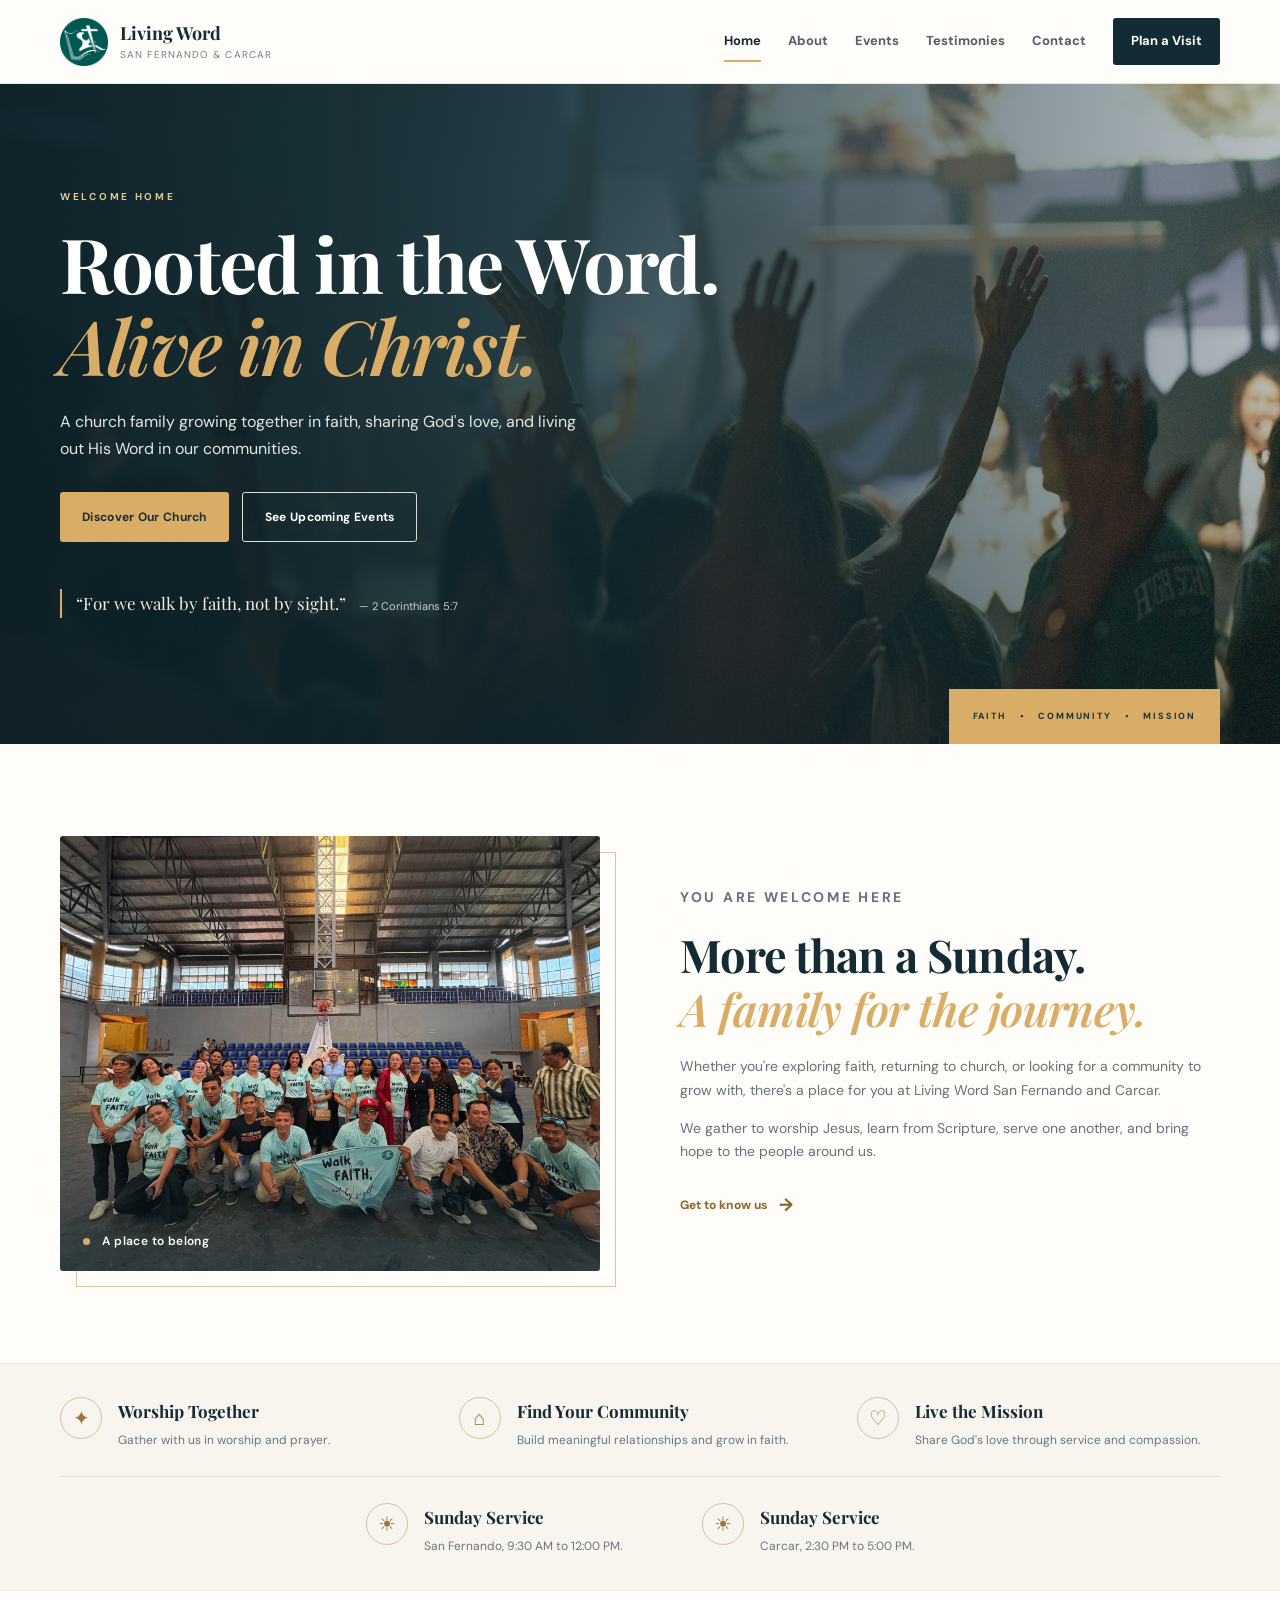
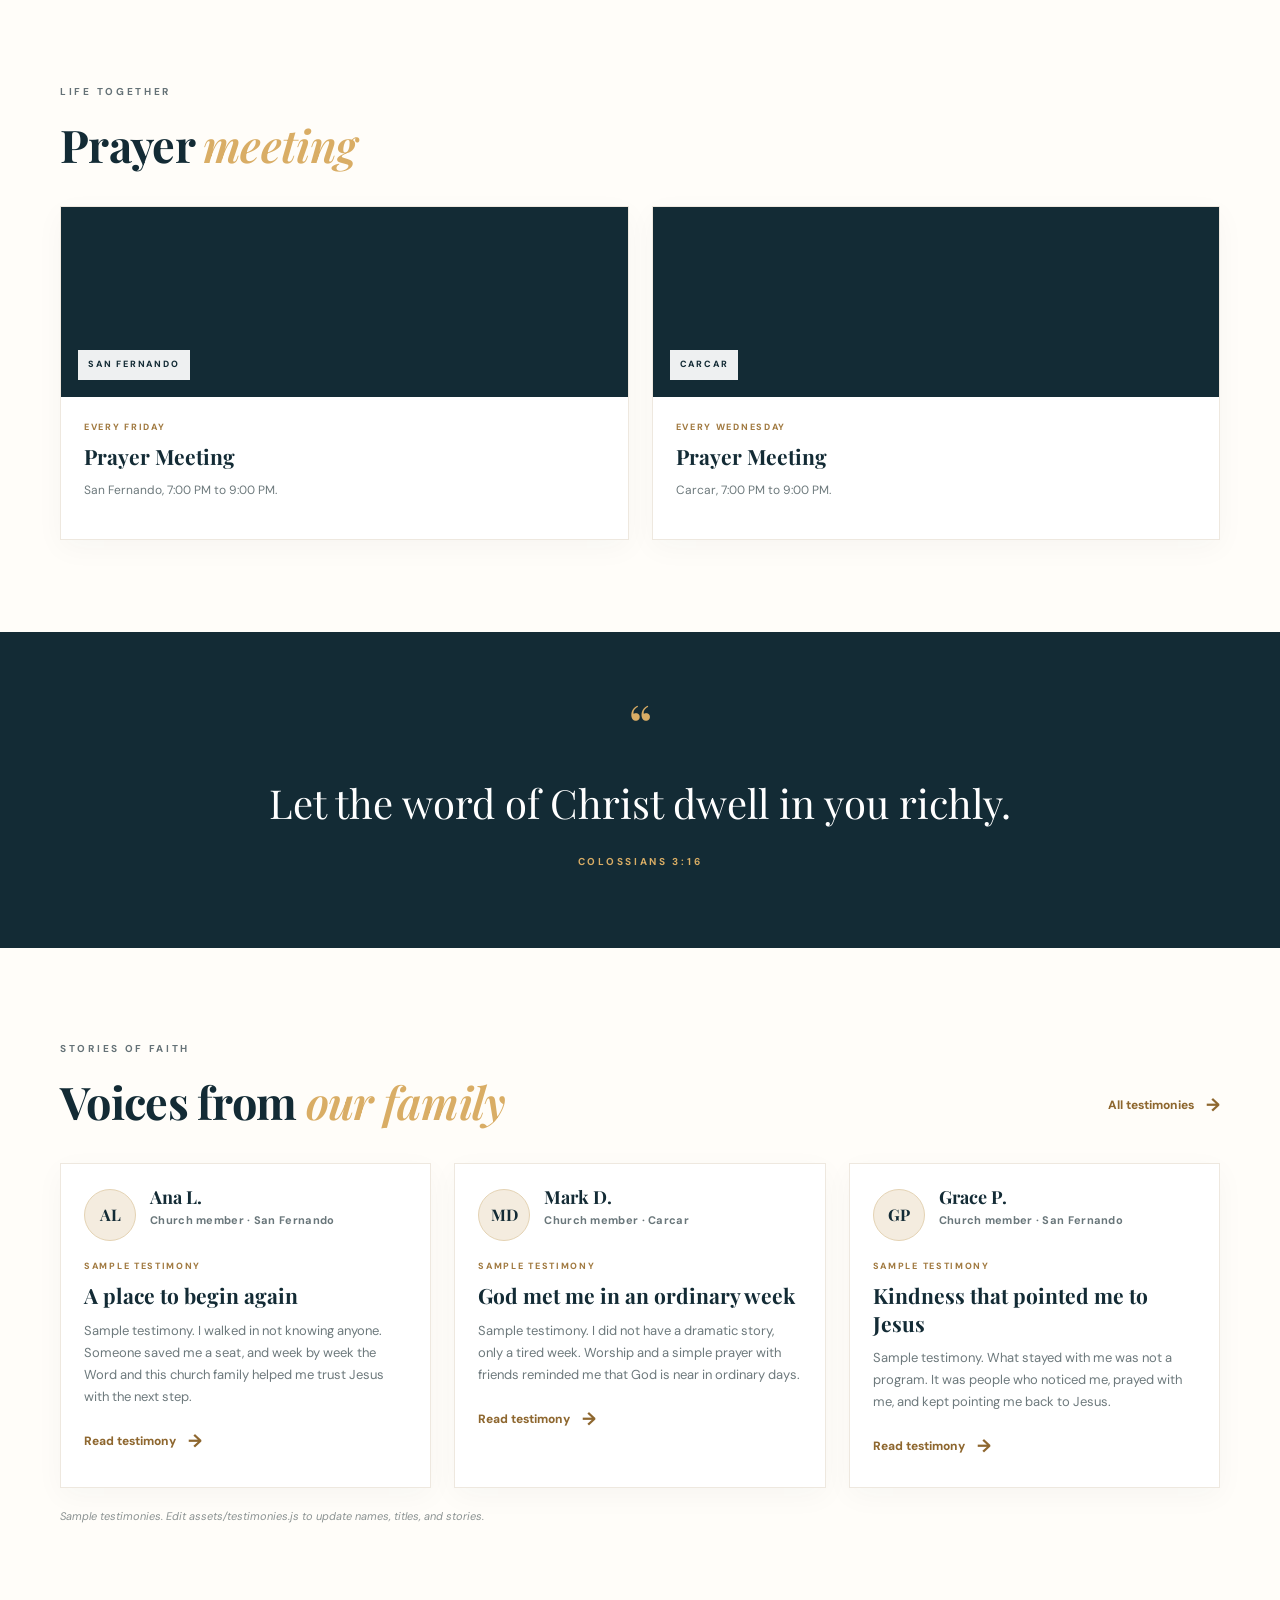
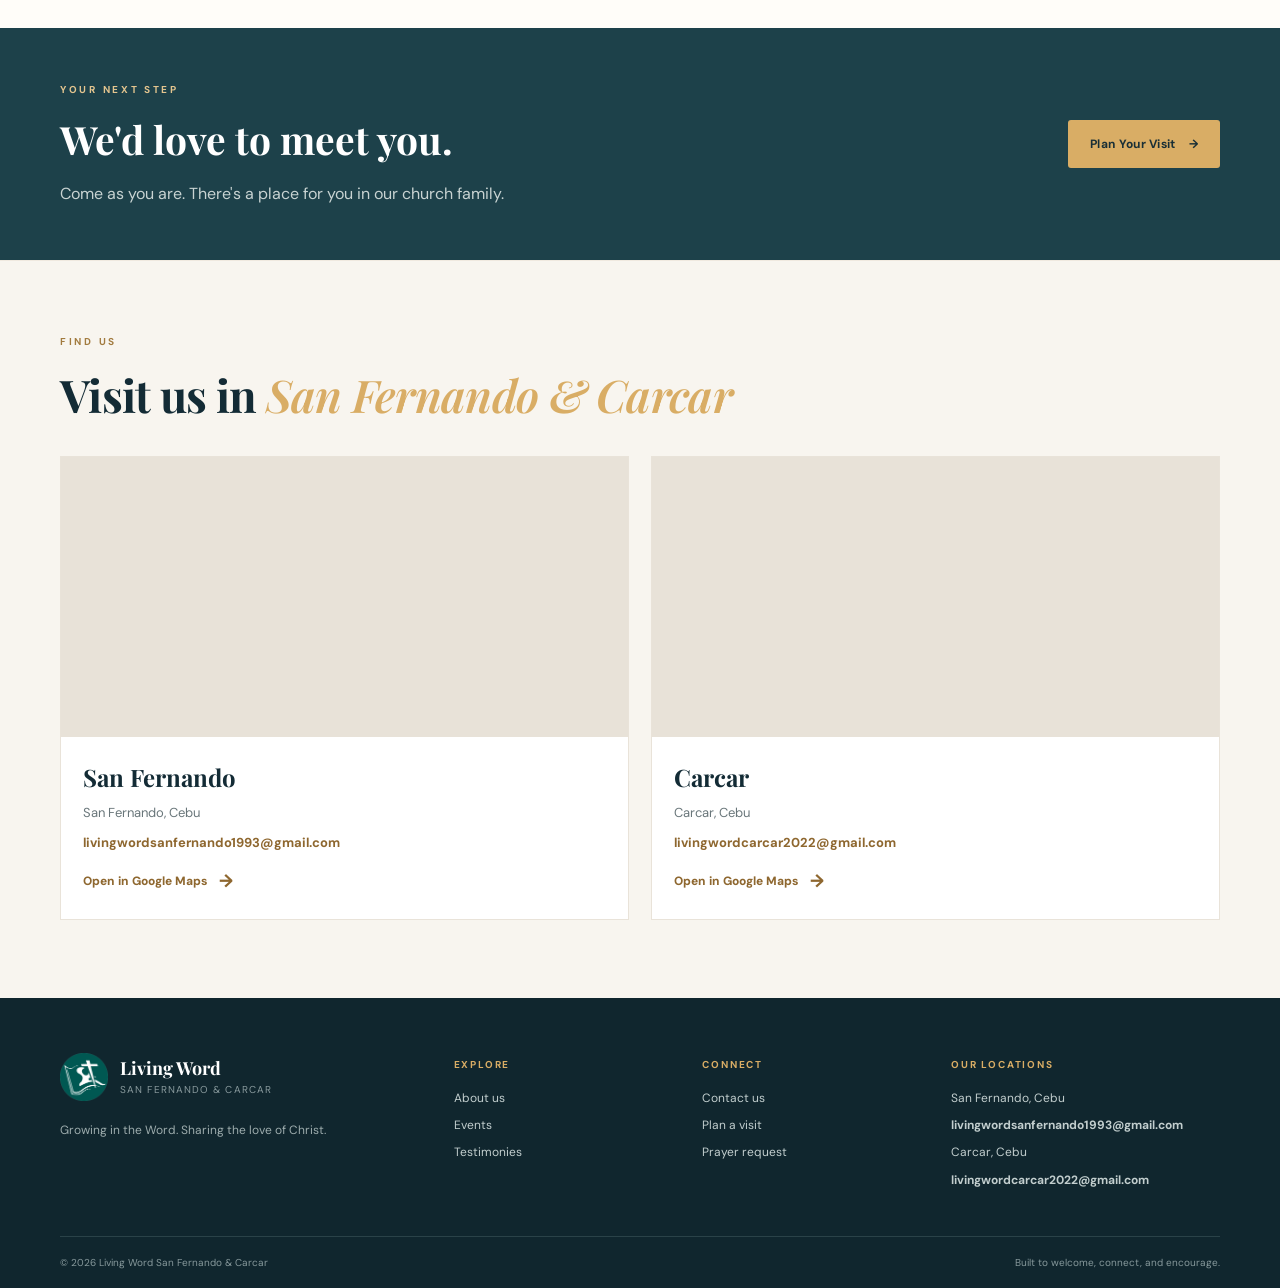
<file: index.html>
<!DOCTYPE html>
<html lang="en">
<head>
  <meta charset="UTF-8"><meta name="viewport" content="width=device-width, initial-scale=1.0">
  <meta name="description" content="Living Word San Fernando and Carcar — a community growing in faith, worship, and the Word of God.">
  <title>Living Word San Fernando & Carcar | Home</title>
  <link rel="preconnect" href="https://fonts.googleapis.com"><link rel="preconnect" href="https://fonts.gstatic.com" crossorigin>
  <link href="https://fonts.googleapis.com/css2?family=DM+Sans:wght@400;500;600;700&family=Playfair+Display:wght@600;700;800&display=swap" rel="stylesheet">
  <link rel="icon" href="assets/living-word-logo.png" type="image/png"><link rel="stylesheet" href="assets/style.css">
</head>
<body>
<header class="site-header"><div class="container nav-wrap">
  <a class="brand" href="/"><img class="brand-mark" src="assets/living-word-logo.png" alt=""><span><strong>Living Word</strong><small>San Fernando &amp; Carcar</small></span></a>
  <button class="menu-toggle" aria-label="Toggle navigation" aria-expanded="false">☰</button>
  <nav class="nav-links"><a class="active" href="/">Home</a><a href="/about">About</a><a href="/events">Events</a><a href="/blog">Testimonies</a><a href="/contact">Contact</a><a class="nav-cta" href="/contact#visit">Plan a Visit</a></nav>
</div></header>
<main>
<section class="hero"><div class="hero-shade"></div><div class="container hero-content">
  <p class="eyebrow light">WELCOME HOME</p><h1>Rooted in the Word.<br><em>Alive in Christ.</em></h1>
  <p class="hero-copy">A church family growing together in faith, sharing God's love, and living out His Word in our communities.</p>
  <div class="hero-actions"><a class="button button-gold" href="/about">Discover Our Church</a><a class="button button-outline" href="/events">See Upcoming Events</a></div>
  <div class="hero-verse">“For we walk by faith, not by sight.” <span>— 2 Corinthians 5:7</span></div>
</div><div class="hero-badge"><span>FAITH</span><b>·</b><span>COMMUNITY</span><b>·</b><span>MISSION</span></div></section>
<section class="welcome section"><div class="container two-col"><div class="welcome-image image-card"><div class="image-caption"><span class="caption-dot"></span> A place to belong</div></div><div class="welcome-text"><p class="eyebrow">YOU ARE WELCOME HERE</p><h2>More than a Sunday.<br><em>A family for the journey.</em></h2><p>Whether you're exploring faith, returning to church, or looking for a community to grow with, there's a place for you at Living Word San Fernando and Carcar.</p><p>We gather to worship Jesus, learn from Scripture, serve one another, and bring hope to the people around us.</p><a class="text-link" href="/about">Get to know us <span>→</span></a></div></div></section>
<section class="quick-info"><div class="container"><div class="info-grid"><article><span class="info-icon">✦</span><div><h3>Worship Together</h3><p>Gather with us in worship and prayer.</p></div></article><article><span class="info-icon">⌂</span><div><h3>Find Your Community</h3><p>Build meaningful relationships and grow in faith.</p></div></article><article><span class="info-icon">♡</span><div><h3>Live the Mission</h3><p>Share God's love through service and compassion.</p></div></article></div><div class="sunday-grid"><article><span class="info-icon">☀</span><div><h3>Sunday Service</h3><p>San Fernando, 9:30 AM to 12:00 PM.</p></div></article><article><span class="info-icon">☀</span><div><h3>Sunday Service</h3><p>Carcar, 2:30 PM to 5:00 PM.</p></div></article></div></div></section>
<section class="section events-preview"><div class="container"><div class="section-heading"><div><p class="eyebrow">LIFE TOGETHER</p><h2>Prayer <em>meeting</em></h2></div></div><div class="cards cards-two">
<article class="event-card"><div class="event-art event-video"><video src="assets/san-fernando-2.mp4" autoplay muted loop playsinline></video><span>SAN FERNANDO</span></div><div class="card-body"><p class="card-kicker">EVERY FRIDAY</p><h3>Prayer Meeting</h3><p>San Fernando, 7:00 PM to 9:00 PM.</p></div></article>
<article class="event-card"><div class="event-art event-video"><video src="assets/carcar.mp4" autoplay muted loop playsinline></video><span>CARCAR</span></div><div class="card-body"><p class="card-kicker">EVERY WEDNESDAY</p><h3>Prayer Meeting</h3><p>Carcar, 7:00 PM to 9:00 PM.</p></div></article>
</div></div></section>
<section class="scripture-band"><div class="container scripture-inner"><span class="quote-mark">“</span><blockquote>Let the word of Christ dwell in you richly.</blockquote><p>COLOSSIANS 3:16</p></div></section>
<section class="section latest-blog"><div class="container"><div class="section-heading"><div><p class="eyebrow">STORIES OF FAITH</p><h2>Voices from <em>our family</em></h2></div><a class="text-link" href="/blog">All testimonies <span>→</span></a></div><div class="cards three" id="home-testimonies"></div><p class="note">Sample testimonies. Edit assets/testimonies.js to update names, titles, and stories.</p></div></section>
<section class="visit-cta"><div class="container cta-inner"><div><p class="eyebrow light">YOUR NEXT STEP</p><h2>We'd love to meet you.</h2><p>Come as you are. There's a place for you in our church family.</p></div><a class="button button-gold" href="/contact#visit">Plan Your Visit <span>→</span></a></div></section>
</main>
<section class="campus-maps" id="locations"><div class="container"><div class="section-heading"><div><p class="eyebrow">FIND US</p><h2>Visit us in <em>San Fernando &amp; Carcar</em></h2></div></div><div class="map-grid"><article class="map-card"><div class="map-frame"><iframe title="Map of Living Word San Fernando" src="https://maps.google.com/maps?q=10.1367821,123.6908747&amp;z=16&amp;output=embed" loading="lazy" referrerpolicy="no-referrer-when-downgrade" allowfullscreen></iframe></div><div class="map-copy"><h3>San Fernando</h3><p>San Fernando, Cebu</p><a class="campus-email" href="mailto:livingwordsanfernando1993@gmail.com">livingwordsanfernando1993@gmail.com</a><a class="text-link" href="https://maps.app.goo.gl/DPLAsow28SeNMZ887" target="_blank" rel="noopener noreferrer">Open in Google Maps <span>→</span></a></div></article><article class="map-card"><div class="map-frame"><iframe title="Map of Living Word Carcar" src="https://maps.google.com/maps?q=10.1063962,123.6336459&amp;z=17&amp;output=embed" loading="lazy" referrerpolicy="no-referrer-when-downgrade" allowfullscreen></iframe></div><div class="map-copy"><h3>Carcar</h3><p>Carcar, Cebu</p><a class="campus-email" href="mailto:livingwordcarcar2022@gmail.com">livingwordcarcar2022@gmail.com</a><a class="text-link" href="https://maps.app.goo.gl/1JaGDfbuyMipjUWK9" target="_blank" rel="noopener noreferrer">Open in Google Maps <span>→</span></a></div></article></div></div></section>
<footer class="site-footer"><div class="container footer-grid"><div><a class="brand footer-brand" href="/"><img class="brand-mark" src="assets/living-word-logo.png" alt=""><span><strong>Living Word</strong><small>San Fernando &amp; Carcar</small></span></a><p class="footer-copy">Growing in the Word. Sharing the love of Christ.</p></div><div><h4>Explore</h4><a href="/about">About us</a><a href="/events">Events</a><a href="/blog">Testimonies</a></div><div><h4>Connect</h4><a href="/contact">Contact us</a><a href="/contact#visit">Plan a visit</a><a href="/contact#prayer">Prayer request</a></div><div><h4>Our locations</h4><p>San Fernando, Cebu</p><a class="campus-email" href="mailto:livingwordsanfernando1993@gmail.com">livingwordsanfernando1993@gmail.com</a><p>Carcar, Cebu</p><a class="campus-email" href="mailto:livingwordcarcar2022@gmail.com">livingwordcarcar2022@gmail.com</a></div></div><div class="container footer-bottom"><span>© <span class="year"></span> Living Word San Fernando &amp; Carcar</span><span>Built to welcome, connect, and encourage.</span></div></footer>
<script src="assets/testimonies.js"></script><script src="assets/script.js"></script></body></html>
</file>
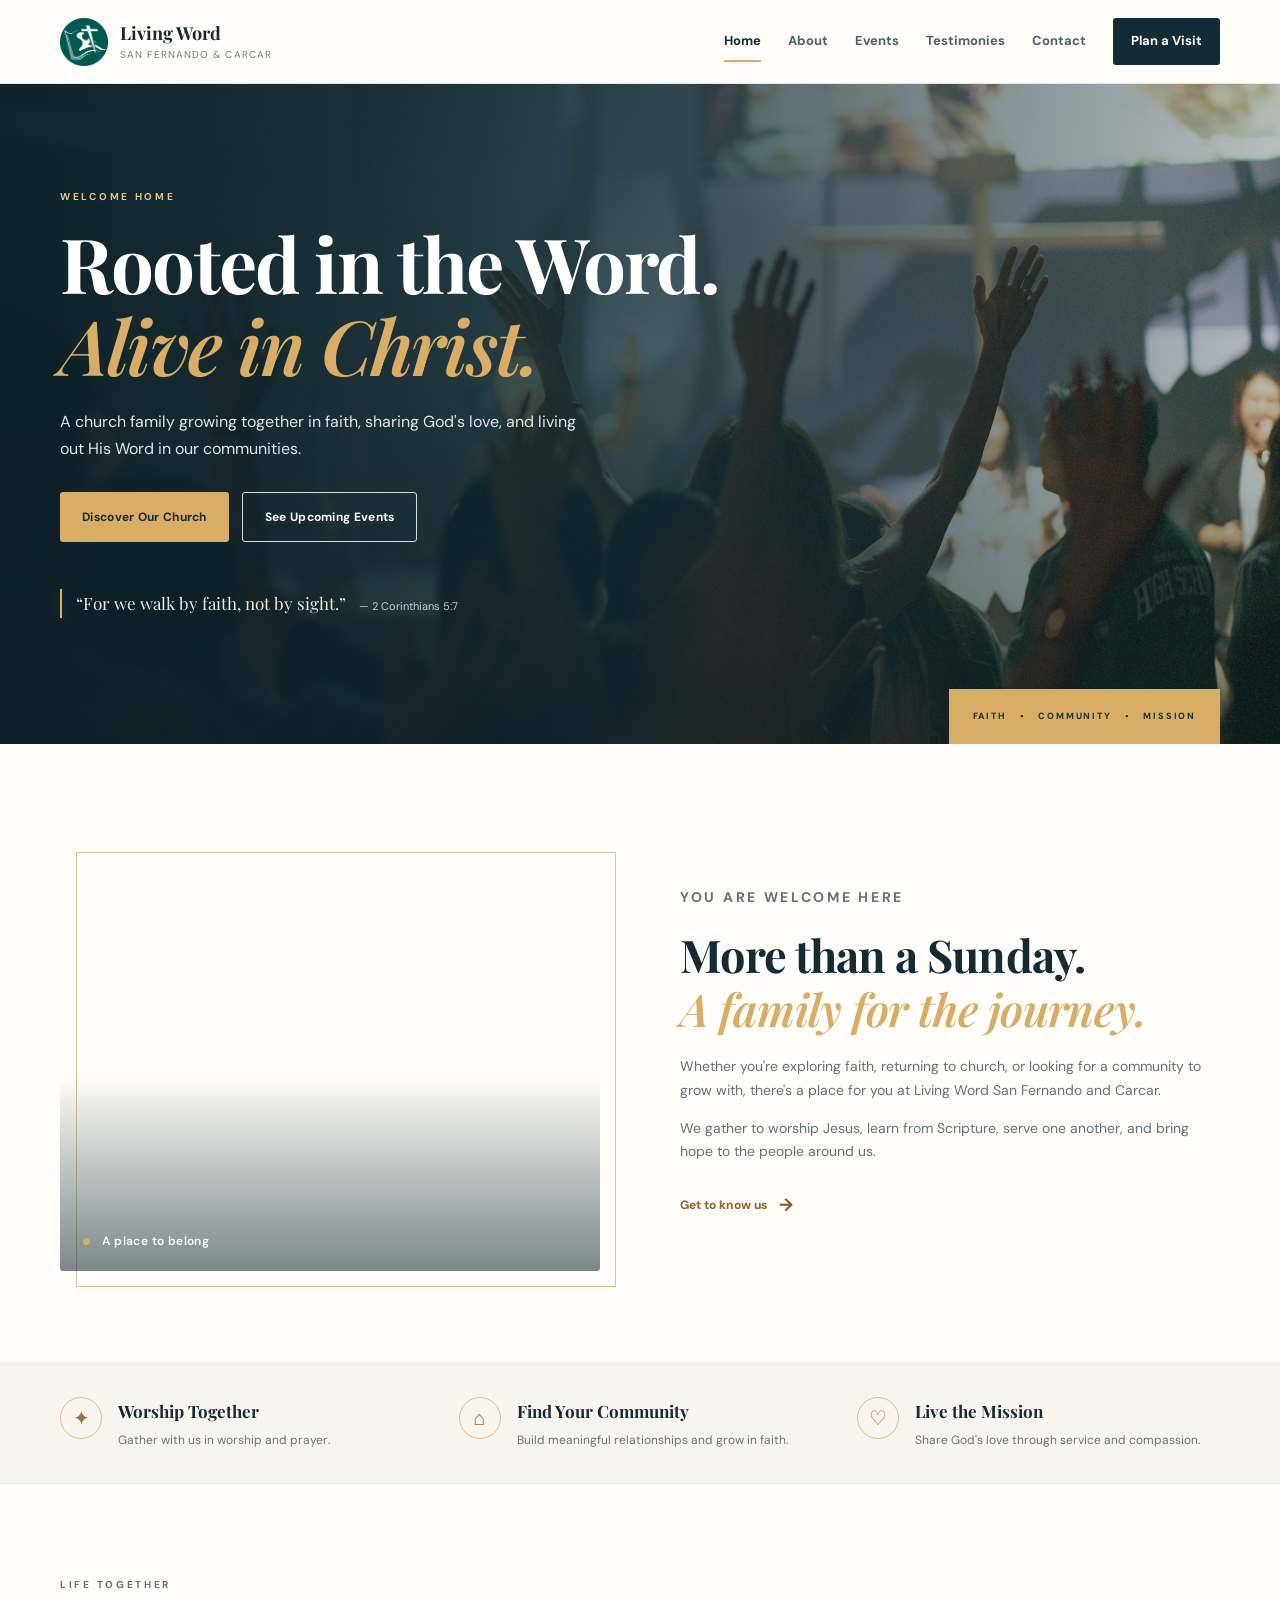
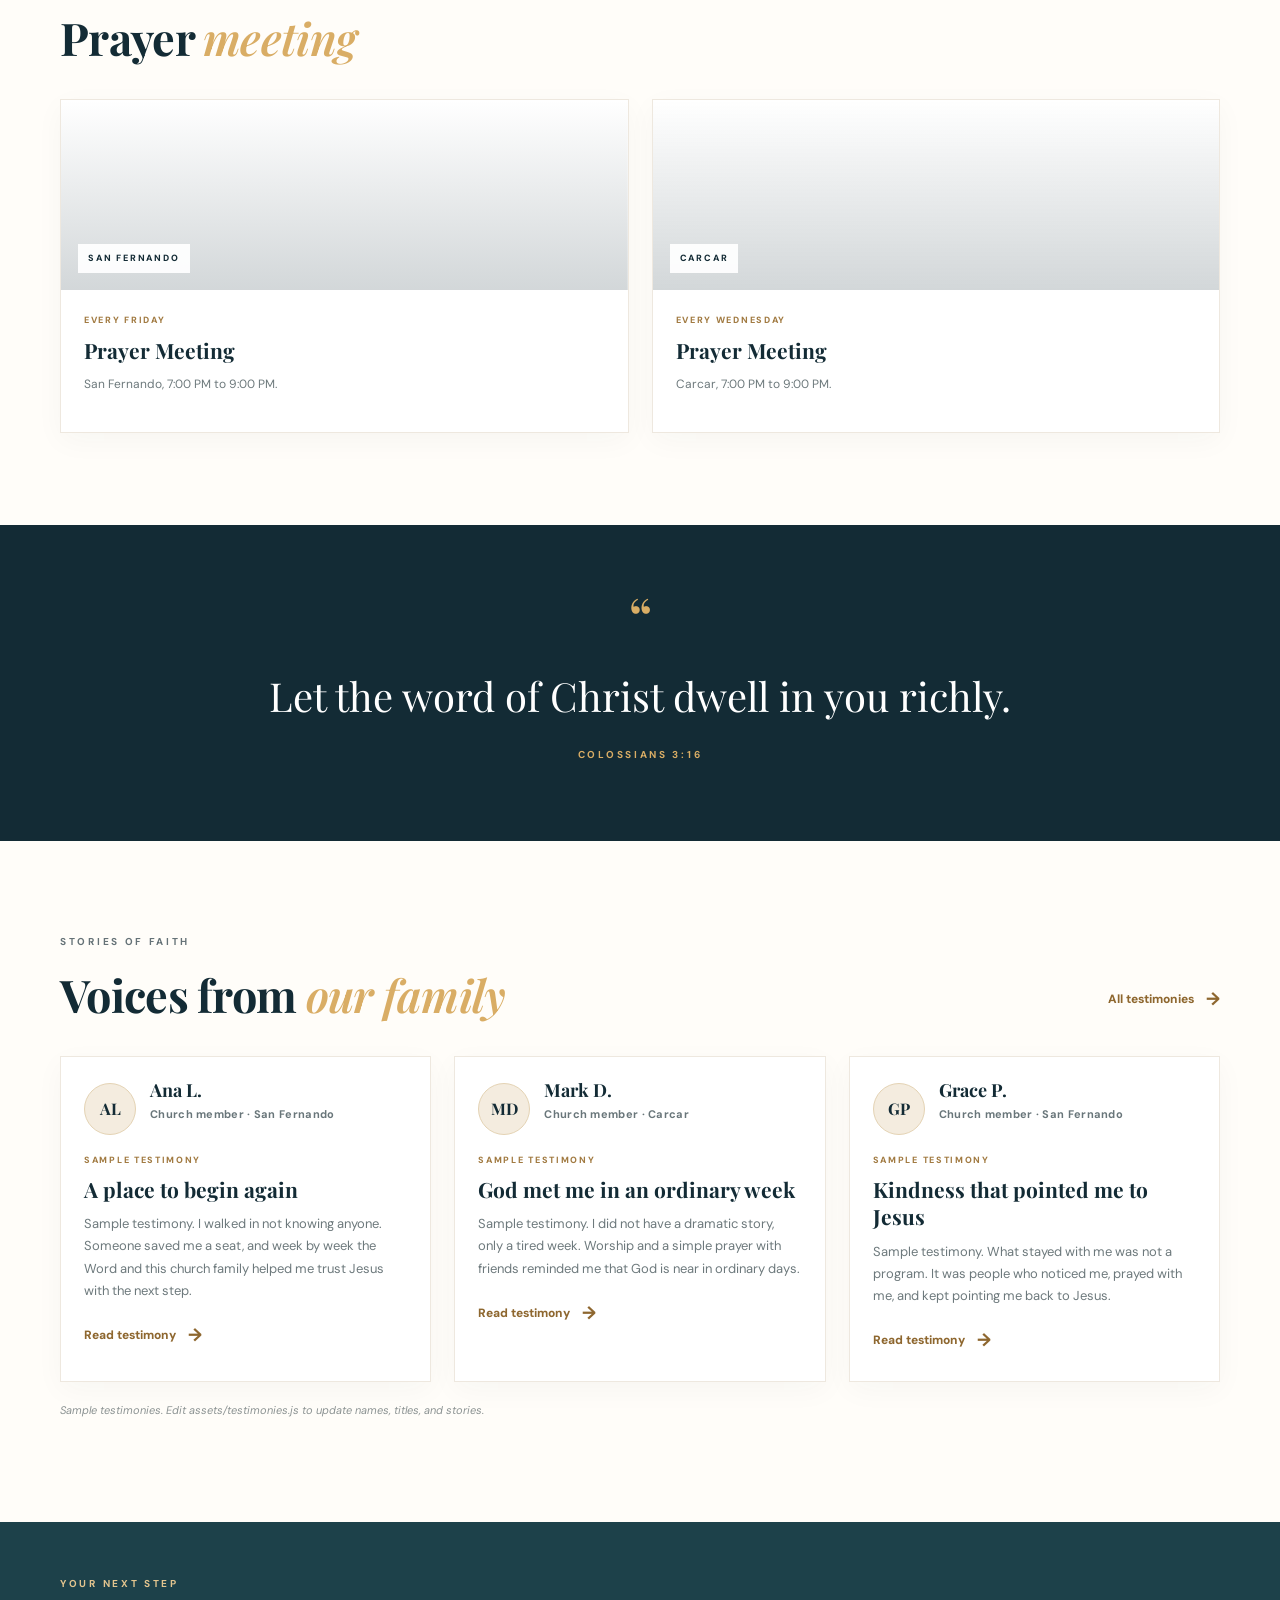
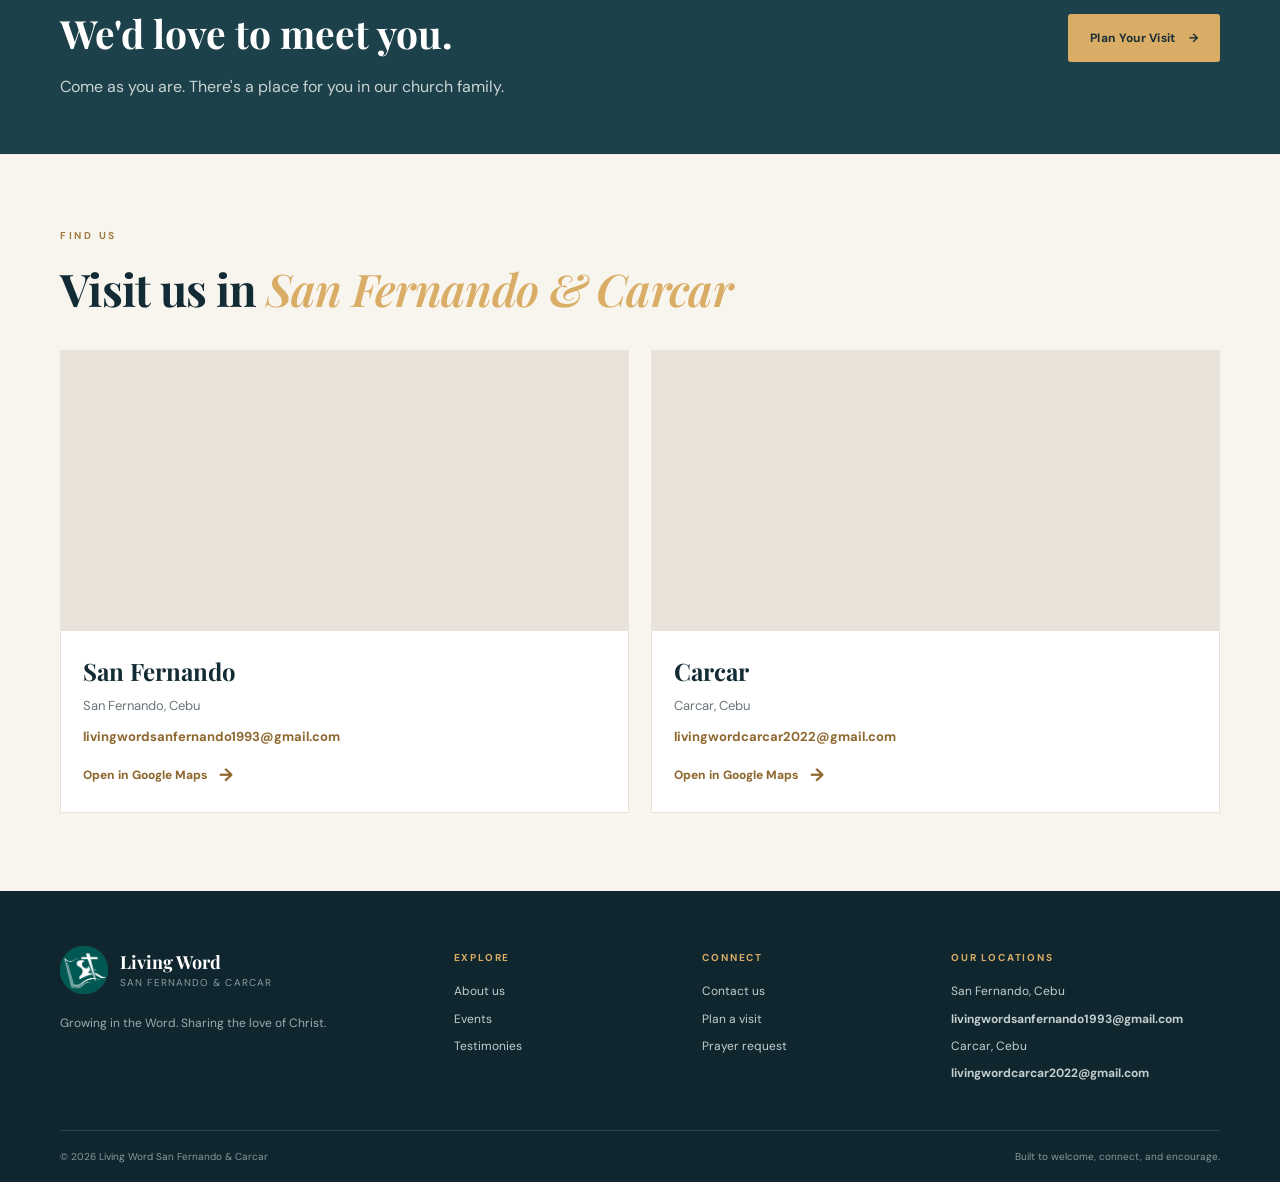
<file: living_word_san_fernando_carcar_website/living_word_san_fernando_carcar/index.html>
<!DOCTYPE html>
<html lang="en">
<head>
  <meta charset="UTF-8"><meta name="viewport" content="width=device-width, initial-scale=1.0">
  <meta name="description" content="Living Word San Fernando and Carcar — a community growing in faith, worship, and the Word of God.">
  <title>Living Word San Fernando & Carcar | Home</title>
  <link rel="preconnect" href="https://fonts.googleapis.com"><link rel="preconnect" href="https://fonts.gstatic.com" crossorigin>
  <link href="https://fonts.googleapis.com/css2?family=DM+Sans:wght@400;500;600;700&family=Playfair+Display:wght@600;700;800&display=swap" rel="stylesheet">
  <link rel="stylesheet" href="assets/style.css">
</head>
<body>
<header class="site-header"><div class="container nav-wrap">
  <a class="brand" href="index.html"><img class="brand-mark" src="assets/living-word-logo.png" alt=""><span><strong>Living Word</strong><small>San Fernando &amp; Carcar</small></span></a>
  <button class="menu-toggle" aria-label="Toggle navigation" aria-expanded="false">☰</button>
  <nav class="nav-links"><a class="active" href="index.html">Home</a><a href="about.html">About</a><a href="events.html">Events</a><a href="blog.html">Testimonies</a><a href="contact.html">Contact</a><a class="nav-cta" href="contact.html#visit">Plan a Visit</a></nav>
</div></header>
<main>
<section class="hero"><div class="hero-shade"></div><div class="container hero-content">
  <p class="eyebrow light">WELCOME HOME</p><h1>Rooted in the Word.<br><em>Alive in Christ.</em></h1>
  <p class="hero-copy">A church family growing together in faith, sharing God's love, and living out His Word in our communities.</p>
  <div class="hero-actions"><a class="button button-gold" href="about.html">Discover Our Church</a><a class="button button-outline" href="events.html">See Upcoming Events</a></div>
  <div class="hero-verse">“For we walk by faith, not by sight.” <span>— 2 Corinthians 5:7</span></div>
</div><div class="hero-badge"><span>FAITH</span><b>·</b><span>COMMUNITY</span><b>·</b><span>MISSION</span></div></section>
<section class="welcome section"><div class="container two-col"><div class="welcome-image image-card"><div class="image-caption"><span class="caption-dot"></span> A place to belong</div></div><div class="welcome-text"><p class="eyebrow">YOU ARE WELCOME HERE</p><h2>More than a Sunday.<br><em>A family for the journey.</em></h2><p>Whether you're exploring faith, returning to church, or looking for a community to grow with, there's a place for you at Living Word San Fernando and Carcar.</p><p>We gather to worship Jesus, learn from Scripture, serve one another, and bring hope to the people around us.</p><a class="text-link" href="about.html">Get to know us <span>→</span></a></div></div></section>
<section class="quick-info"><div class="container info-grid"><article><span class="info-icon">✦</span><div><h3>Worship Together</h3><p>Gather with us in worship and prayer.</p></div></article><article><span class="info-icon">⌂</span><div><h3>Find Your Community</h3><p>Build meaningful relationships and grow in faith.</p></div></article><article><span class="info-icon">♡</span><div><h3>Live the Mission</h3><p>Share God's love through service and compassion.</p></div></article></div></section>
<section class="section events-preview"><div class="container"><div class="section-heading"><div><p class="eyebrow">LIFE TOGETHER</p><h2>Prayer <em>meeting</em></h2></div></div><div class="cards cards-two">
<article class="event-card"><div class="event-art art-prayer"><span>SAN FERNANDO</span></div><div class="card-body"><p class="card-kicker">EVERY FRIDAY</p><h3>Prayer Meeting</h3><p>San Fernando, 7:00 PM to 9:00 PM.</p></div></article>
<article class="event-card"><div class="event-art art-prayer"><span>CARCAR</span></div><div class="card-body"><p class="card-kicker">EVERY WEDNESDAY</p><h3>Prayer Meeting</h3><p>Carcar, 7:00 PM to 9:00 PM.</p></div></article>
</div></div></section>
<section class="scripture-band"><div class="container scripture-inner"><span class="quote-mark">“</span><blockquote>Let the word of Christ dwell in you richly.</blockquote><p>COLOSSIANS 3:16</p></div></section>
<section class="section latest-blog"><div class="container"><div class="section-heading"><div><p class="eyebrow">STORIES OF FAITH</p><h2>Voices from <em>our family</em></h2></div><a class="text-link" href="blog.html">All testimonies <span>→</span></a></div><div class="cards three" id="home-testimonies"></div><p class="note">Sample testimonies. Edit assets/testimonies.js to update names, titles, and stories.</p></div></section>
<section class="visit-cta"><div class="container cta-inner"><div><p class="eyebrow light">YOUR NEXT STEP</p><h2>We'd love to meet you.</h2><p>Come as you are. There's a place for you in our church family.</p></div><a class="button button-gold" href="contact.html#visit">Plan Your Visit <span>→</span></a></div></section>
</main>
<section class="campus-maps" id="locations"><div class="container"><div class="section-heading"><div><p class="eyebrow">FIND US</p><h2>Visit us in <em>San Fernando &amp; Carcar</em></h2></div></div><div class="map-grid"><article class="map-card"><div class="map-frame"><iframe title="Map of Living Word San Fernando" src="https://maps.google.com/maps?q=10.1367821,123.6908747&amp;z=16&amp;output=embed" loading="lazy" referrerpolicy="no-referrer-when-downgrade" allowfullscreen></iframe></div><div class="map-copy"><h3>San Fernando</h3><p>San Fernando, Cebu</p><a class="campus-email" href="mailto:livingwordsanfernando1993@gmail.com">livingwordsanfernando1993@gmail.com</a><a class="text-link" href="https://maps.app.goo.gl/DPLAsow28SeNMZ887" target="_blank" rel="noopener noreferrer">Open in Google Maps <span>→</span></a></div></article><article class="map-card"><div class="map-frame"><iframe title="Map of Living Word Carcar" src="https://maps.google.com/maps?q=10.1063962,123.6336459&amp;z=17&amp;output=embed" loading="lazy" referrerpolicy="no-referrer-when-downgrade" allowfullscreen></iframe></div><div class="map-copy"><h3>Carcar</h3><p>Carcar, Cebu</p><a class="campus-email" href="mailto:livingwordcarcar2022@gmail.com">livingwordcarcar2022@gmail.com</a><a class="text-link" href="https://maps.app.goo.gl/1JaGDfbuyMipjUWK9" target="_blank" rel="noopener noreferrer">Open in Google Maps <span>→</span></a></div></article></div></div></section>
<footer class="site-footer"><div class="container footer-grid"><div><a class="brand footer-brand" href="index.html"><img class="brand-mark" src="assets/living-word-logo.png" alt=""><span><strong>Living Word</strong><small>San Fernando &amp; Carcar</small></span></a><p class="footer-copy">Growing in the Word. Sharing the love of Christ.</p></div><div><h4>Explore</h4><a href="about.html">About us</a><a href="events.html">Events</a><a href="blog.html">Testimonies</a></div><div><h4>Connect</h4><a href="contact.html">Contact us</a><a href="contact.html#visit">Plan a visit</a><a href="contact.html#prayer">Prayer request</a></div><div><h4>Our locations</h4><p>San Fernando, Cebu</p><a class="campus-email" href="mailto:livingwordsanfernando1993@gmail.com">livingwordsanfernando1993@gmail.com</a><p>Carcar, Cebu</p><a class="campus-email" href="mailto:livingwordcarcar2022@gmail.com">livingwordcarcar2022@gmail.com</a></div></div><div class="container footer-bottom"><span>© <span class="year"></span> Living Word San Fernando &amp; Carcar</span><span>Built to welcome, connect, and encourage.</span></div></footer>
<script src="assets/testimonies.js"></script><script src="assets/script.js"></script></body></html>
</file>
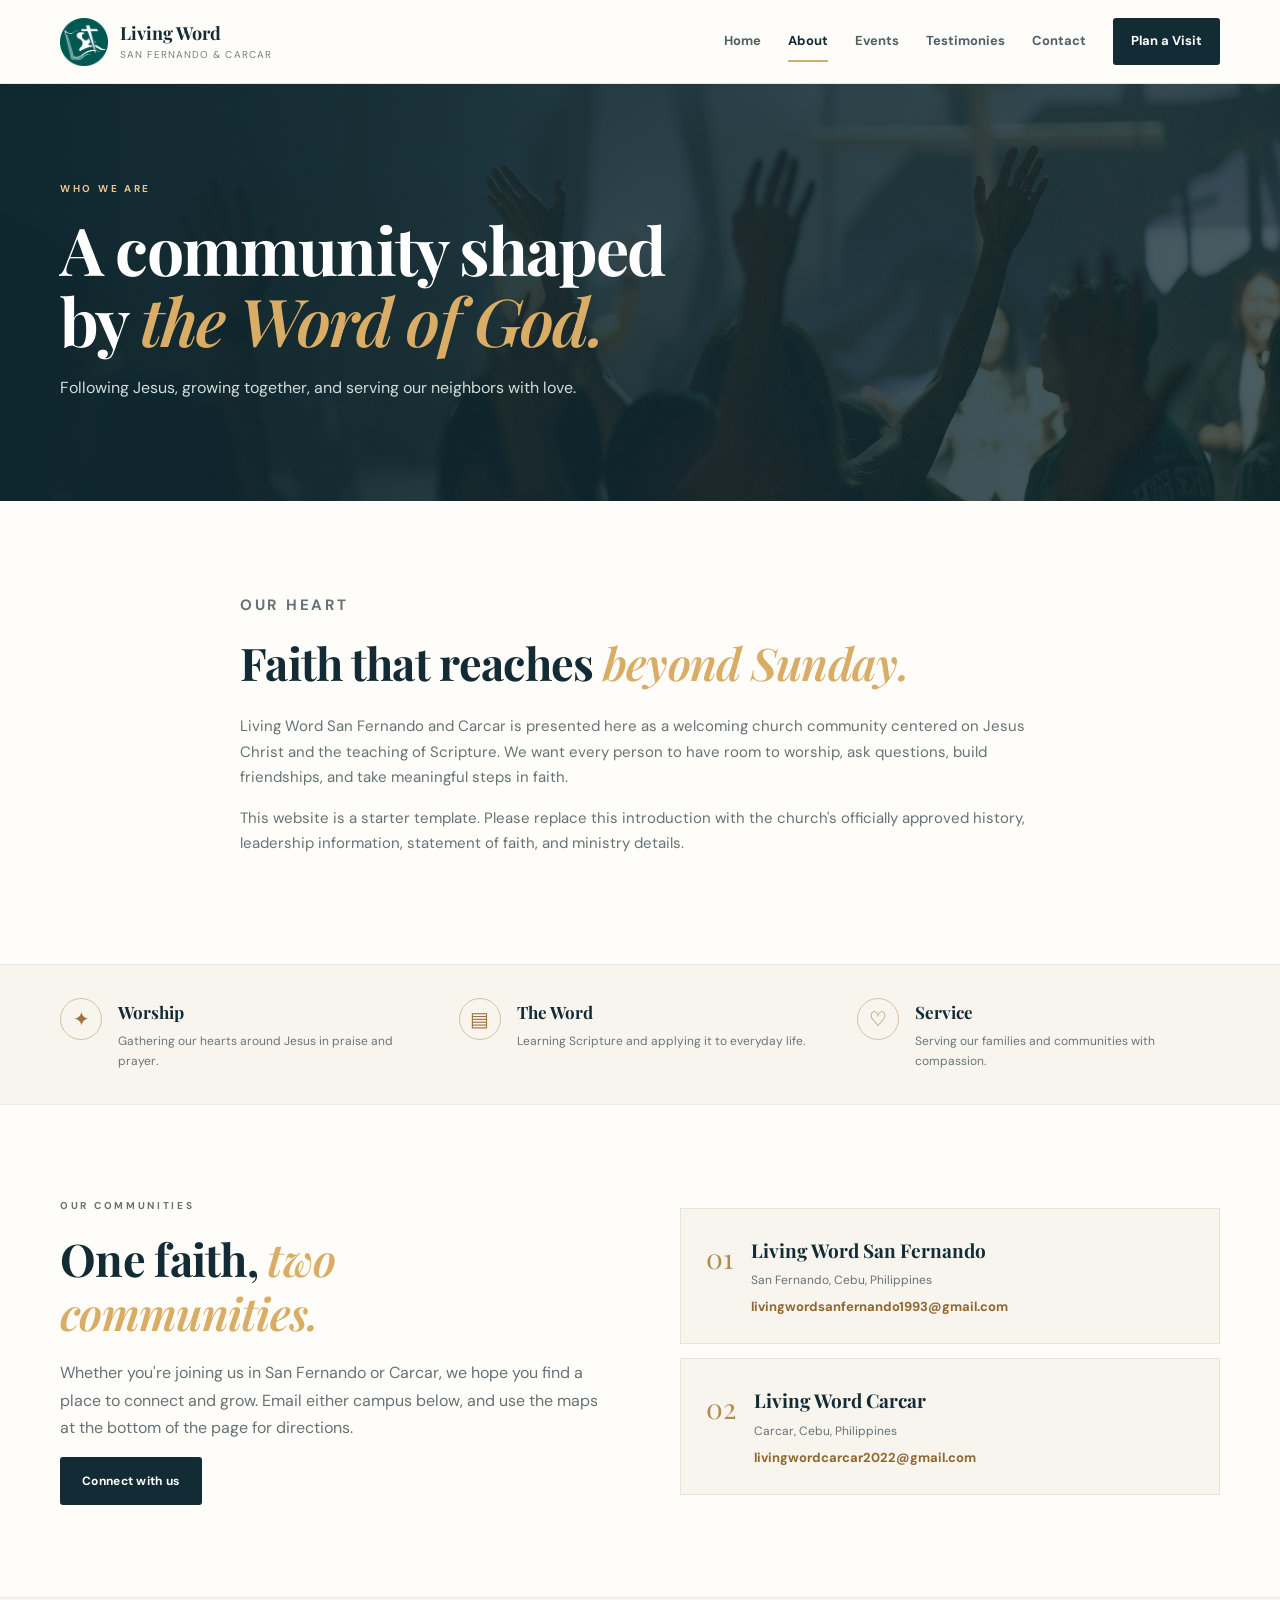
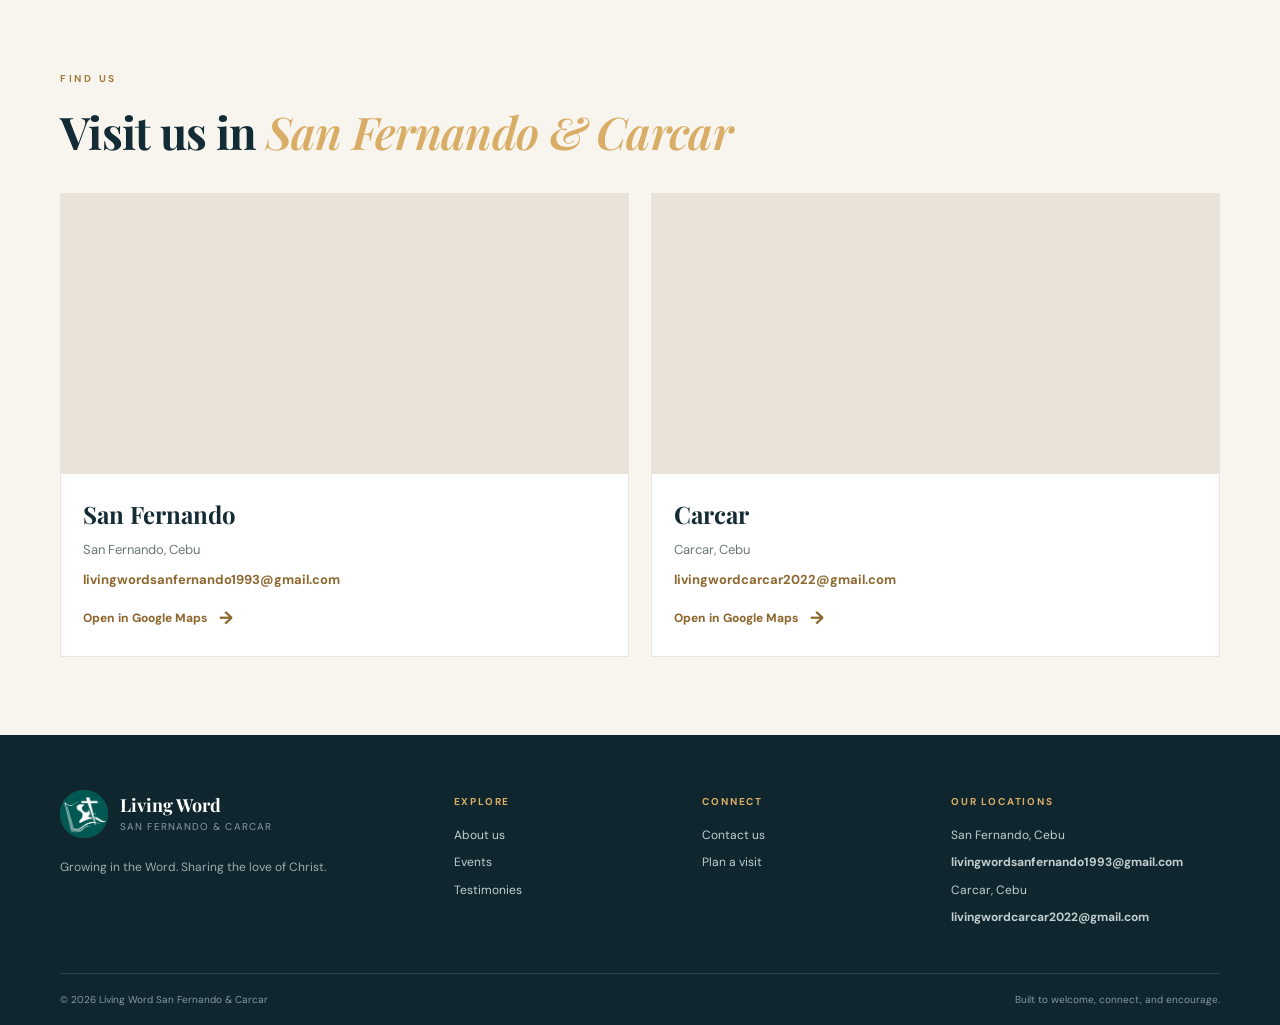
<file: about.html>
<!DOCTYPE html><html lang="en"><head><meta charset="UTF-8"><meta name="viewport" content="width=device-width, initial-scale=1.0"><title>About Us | Living Word San Fernando & Carcar</title><link href="https://fonts.googleapis.com/css2?family=DM+Sans:wght@400;500;600;700&family=Playfair+Display:wght@600;700;800&display=swap" rel="stylesheet"><link rel="icon" href="assets/living-word-logo.png" type="image/png"><link rel="stylesheet" href="assets/style.css"></head><body><header class="site-header"><div class="container nav-wrap"><a class="brand" href="/"><img class="brand-mark" src="assets/living-word-logo.png" alt=""><span><strong>Living Word</strong><small>San Fernando &amp; Carcar</small></span></a><button class="menu-toggle" aria-label="Toggle navigation" aria-expanded="false">☰</button><nav class="nav-links"><a href="/">Home</a><a class="active" href="/about">About</a><a href="/events">Events</a><a href="/blog">Testimonies</a><a href="/contact">Contact</a><a class="nav-cta" href="/contact#visit">Plan a Visit</a></nav></div></header><main><section class="page-hero"><div class="container"><p class="eyebrow light">WHO WE ARE</p><h1>A community shaped<br>by <em>the Word of God.</em></h1><p>Following Jesus, growing together, and serving our neighbors with love.</p></div></section><section class="section"><div class="container narrow"><p class="eyebrow">OUR HEART</p><h2>Faith that reaches <em>beyond Sunday.</em></h2><p>Living Word San Fernando and Carcar is presented here as a welcoming church community centered on Jesus Christ and the teaching of Scripture. We want every person to have room to worship, ask questions, build friendships, and take meaningful steps in faith.</p><p>This website is a starter template. Please replace this introduction with the church's officially approved history, leadership information, statement of faith, and ministry details.</p></div></section><section class="quick-info"><div class="container info-grid"><article><span class="info-icon">✦</span><div><h3>Worship</h3><p>Gathering our hearts around Jesus in praise and prayer.</p></div></article><article><span class="info-icon">▤</span><div><h3>The Word</h3><p>Learning Scripture and applying it to everyday life.</p></div></article><article><span class="info-icon">♡</span><div><h3>Service</h3><p>Serving our families and communities with compassion.</p></div></article></div></section><section class="section"><div class="container two-col"><div><p class="eyebrow">OUR COMMUNITIES</p><h2>One faith, <em>two communities.</em></h2><p>Whether you're joining us in San Fernando or Carcar, we hope you find a place to connect and grow. Email either campus below, and use the maps at the bottom of the page for directions.</p><a class="button button-dark" href="/contact">Connect with us</a></div><div class="location-panels"><div class="location-panel"><span>01</span><div><h3>Living Word San Fernando</h3><p>San Fernando, Cebu, Philippines</p><a class="campus-email" href="mailto:livingwordsanfernando1993@gmail.com">livingwordsanfernando1993@gmail.com</a></div></div><div class="location-panel"><span>02</span><div><h3>Living Word Carcar</h3><p>Carcar, Cebu, Philippines</p><a class="campus-email" href="mailto:livingwordcarcar2022@gmail.com">livingwordcarcar2022@gmail.com</a></div></div></div></div></section></main><section class="campus-maps" id="locations"><div class="container"><div class="section-heading"><div><p class="eyebrow">FIND US</p><h2>Visit us in <em>San Fernando &amp; Carcar</em></h2></div></div><div class="map-grid"><article class="map-card"><div class="map-frame"><iframe title="Map of Living Word San Fernando" src="https://maps.google.com/maps?q=10.1367821,123.6908747&amp;z=16&amp;output=embed" loading="lazy" referrerpolicy="no-referrer-when-downgrade" allowfullscreen></iframe></div><div class="map-copy"><h3>San Fernando</h3><p>San Fernando, Cebu</p><a class="campus-email" href="mailto:livingwordsanfernando1993@gmail.com">livingwordsanfernando1993@gmail.com</a><a class="text-link" href="https://maps.app.goo.gl/DPLAsow28SeNMZ887" target="_blank" rel="noopener noreferrer">Open in Google Maps <span>→</span></a></div></article><article class="map-card"><div class="map-frame"><iframe title="Map of Living Word Carcar" src="https://maps.google.com/maps?q=10.1063962,123.6336459&amp;z=17&amp;output=embed" loading="lazy" referrerpolicy="no-referrer-when-downgrade" allowfullscreen></iframe></div><div class="map-copy"><h3>Carcar</h3><p>Carcar, Cebu</p><a class="campus-email" href="mailto:livingwordcarcar2022@gmail.com">livingwordcarcar2022@gmail.com</a><a class="text-link" href="https://maps.app.goo.gl/1JaGDfbuyMipjUWK9" target="_blank" rel="noopener noreferrer">Open in Google Maps <span>→</span></a></div></article></div></div></section><footer class="site-footer"><div class="container footer-grid"><div><a class="brand footer-brand" href="/"><img class="brand-mark" src="assets/living-word-logo.png" alt=""><span><strong>Living Word</strong><small>San Fernando &amp; Carcar</small></span></a><p class="footer-copy">Growing in the Word. Sharing the love of Christ.</p></div><div><h4>Explore</h4><a href="/about">About us</a><a href="/events">Events</a><a href="/blog">Testimonies</a></div><div><h4>Connect</h4><a href="/contact">Contact us</a><a href="/contact#visit">Plan a visit</a></div><div><h4>Our locations</h4><p>San Fernando, Cebu</p><a class="campus-email" href="mailto:livingwordsanfernando1993@gmail.com">livingwordsanfernando1993@gmail.com</a><p>Carcar, Cebu</p><a class="campus-email" href="mailto:livingwordcarcar2022@gmail.com">livingwordcarcar2022@gmail.com</a></div></div><div class="container footer-bottom"><span>© <span class="year"></span> Living Word San Fernando &amp; Carcar</span><span>Built to welcome, connect, and encourage.</span></div></footer><script src="assets/script.js"></script></body></html>
</file>
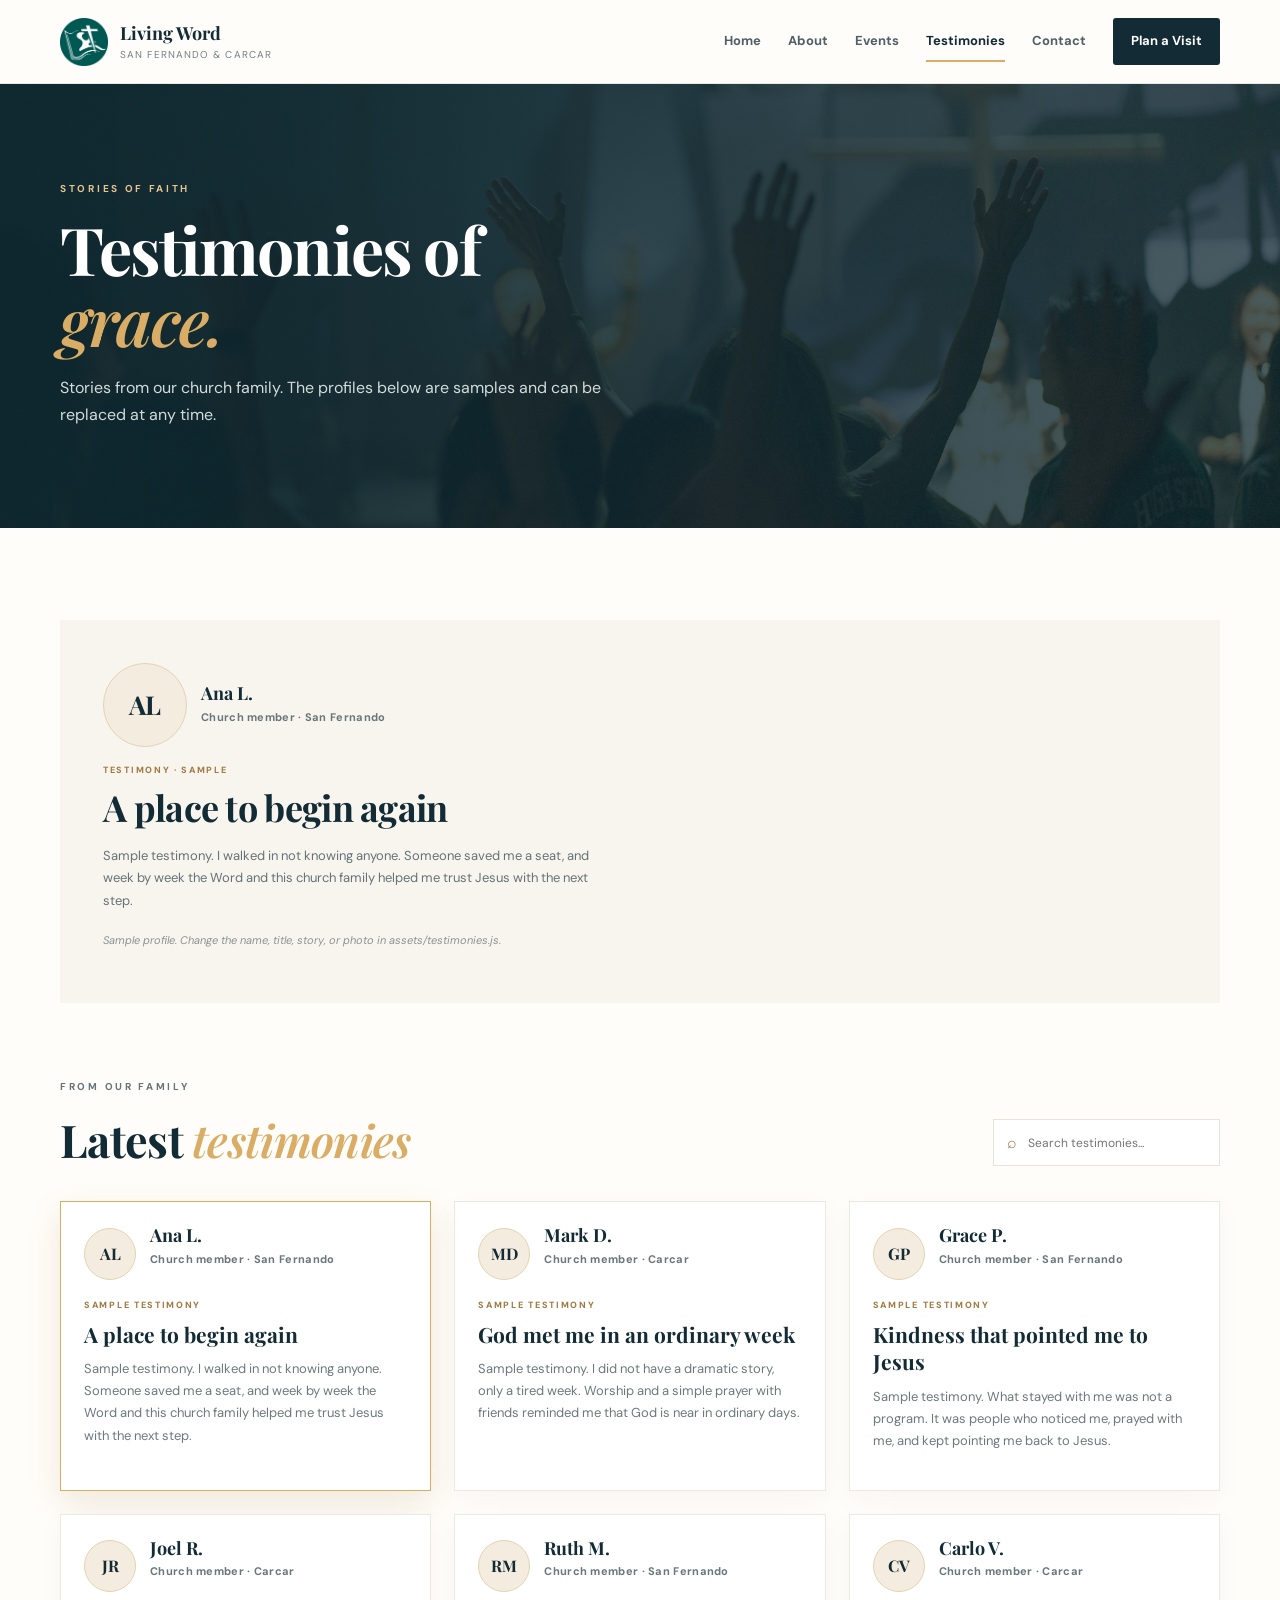
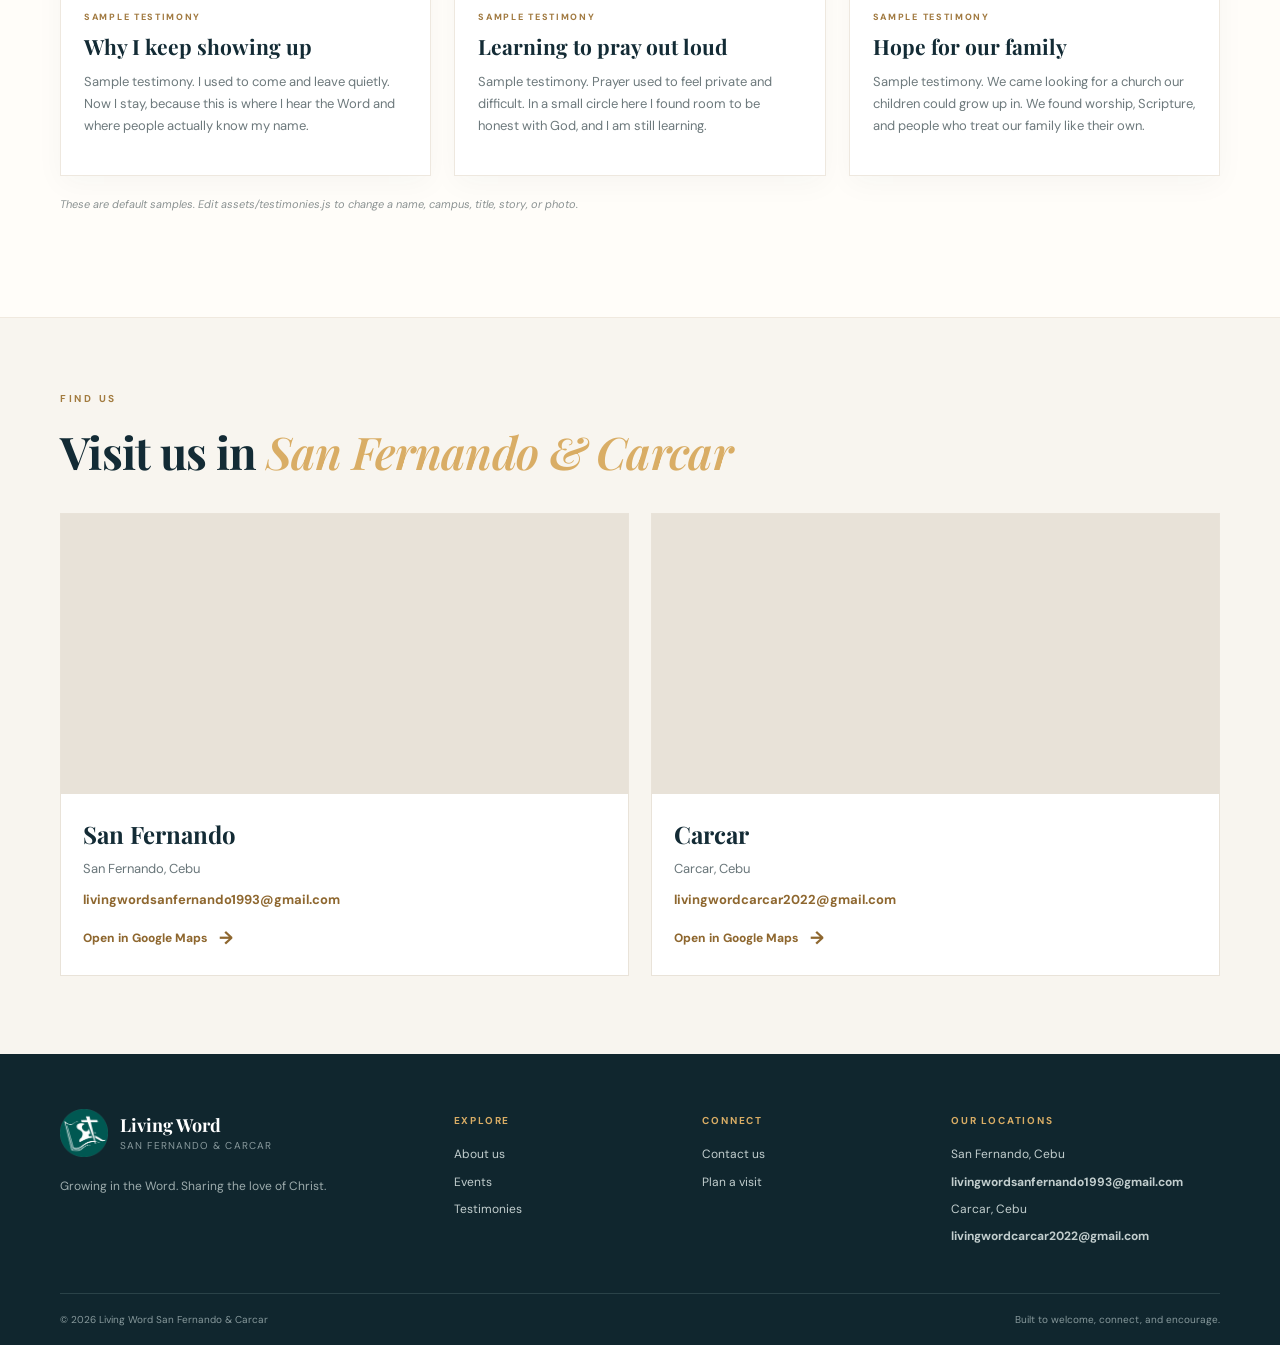
<file: blog.html>
<!DOCTYPE html><html lang="en"><head><meta charset="UTF-8"><meta name="viewport" content="width=device-width, initial-scale=1.0"><title>Testimonies | Living Word San Fernando & Carcar</title><link href="https://fonts.googleapis.com/css2?family=DM+Sans:wght@400;500;600;700&family=Playfair+Display:wght@600;700;800&display=swap" rel="stylesheet"><link rel="icon" href="assets/living-word-logo.png" type="image/png"><link rel="stylesheet" href="assets/style.css"></head><body><header class="site-header"><div class="container nav-wrap"><a class="brand" href="/"><img class="brand-mark" src="assets/living-word-logo.png" alt=""><span><strong>Living Word</strong><small>San Fernando &amp; Carcar</small></span></a><button class="menu-toggle" aria-label="Toggle navigation" aria-expanded="false">☰</button><nav class="nav-links"><a href="/">Home</a><a href="/about">About</a><a href="/events">Events</a><a class="active" href="/blog">Testimonies</a><a href="/contact">Contact</a><a class="nav-cta" href="/contact#visit">Plan a Visit</a></nav></div></header><main><section class="page-hero"><div class="container"><p class="eyebrow light">STORIES OF FAITH</p><h1>Testimonies of<br><em>grace.</em></h1><p>Stories from our church family. The profiles below are samples and can be replaced at any time.</p></div></section><section class="section"><div class="container"><div class="blog-feature testimony-feature" id="testimony-feature"></div><div class="section-heading blog-heading" id="testimonies"><div><p class="eyebrow">FROM OUR FAMILY</p><h2>Latest <em>testimonies</em></h2></div><label class="search-wrap"><span>⌕</span><input type="search" id="blogSearch" placeholder="Search testimonies..." aria-label="Search testimonies"></label></div><div class="cards three blog-results" id="testimony-list"></div><p class="empty-state" hidden>No testimonies match your search. Try another word.</p><p class="note">These are default samples. Edit assets/testimonies.js to change a name, campus, title, story, or photo.</p></div></section></main><section class="campus-maps" id="locations"><div class="container"><div class="section-heading"><div><p class="eyebrow">FIND US</p><h2>Visit us in <em>San Fernando &amp; Carcar</em></h2></div></div><div class="map-grid"><article class="map-card"><div class="map-frame"><iframe title="Map of Living Word San Fernando" src="https://maps.google.com/maps?q=10.1367821,123.6908747&amp;z=16&amp;output=embed" loading="lazy" referrerpolicy="no-referrer-when-downgrade" allowfullscreen></iframe></div><div class="map-copy"><h3>San Fernando</h3><p>San Fernando, Cebu</p><a class="campus-email" href="mailto:livingwordsanfernando1993@gmail.com">livingwordsanfernando1993@gmail.com</a><a class="text-link" href="https://maps.app.goo.gl/DPLAsow28SeNMZ887" target="_blank" rel="noopener noreferrer">Open in Google Maps <span>→</span></a></div></article><article class="map-card"><div class="map-frame"><iframe title="Map of Living Word Carcar" src="https://maps.google.com/maps?q=10.1063962,123.6336459&amp;z=17&amp;output=embed" loading="lazy" referrerpolicy="no-referrer-when-downgrade" allowfullscreen></iframe></div><div class="map-copy"><h3>Carcar</h3><p>Carcar, Cebu</p><a class="campus-email" href="mailto:livingwordcarcar2022@gmail.com">livingwordcarcar2022@gmail.com</a><a class="text-link" href="https://maps.app.goo.gl/1JaGDfbuyMipjUWK9" target="_blank" rel="noopener noreferrer">Open in Google Maps <span>→</span></a></div></article></div></div></section><footer class="site-footer"><div class="container footer-grid"><div><a class="brand footer-brand" href="/"><img class="brand-mark" src="assets/living-word-logo.png" alt=""><span><strong>Living Word</strong><small>San Fernando &amp; Carcar</small></span></a><p class="footer-copy">Growing in the Word. Sharing the love of Christ.</p></div><div><h4>Explore</h4><a href="/about">About us</a><a href="/events">Events</a><a href="/blog">Testimonies</a></div><div><h4>Connect</h4><a href="/contact">Contact us</a><a href="/contact#visit">Plan a visit</a></div><div><h4>Our locations</h4><p>San Fernando, Cebu</p><a class="campus-email" href="mailto:livingwordsanfernando1993@gmail.com">livingwordsanfernando1993@gmail.com</a><p>Carcar, Cebu</p><a class="campus-email" href="mailto:livingwordcarcar2022@gmail.com">livingwordcarcar2022@gmail.com</a></div></div><div class="container footer-bottom"><span>© <span class="year"></span> Living Word San Fernando &amp; Carcar</span><span>Built to welcome, connect, and encourage.</span></div></footer><script src="assets/testimonies.js"></script><script src="assets/script.js"></script></body></html>
</file>
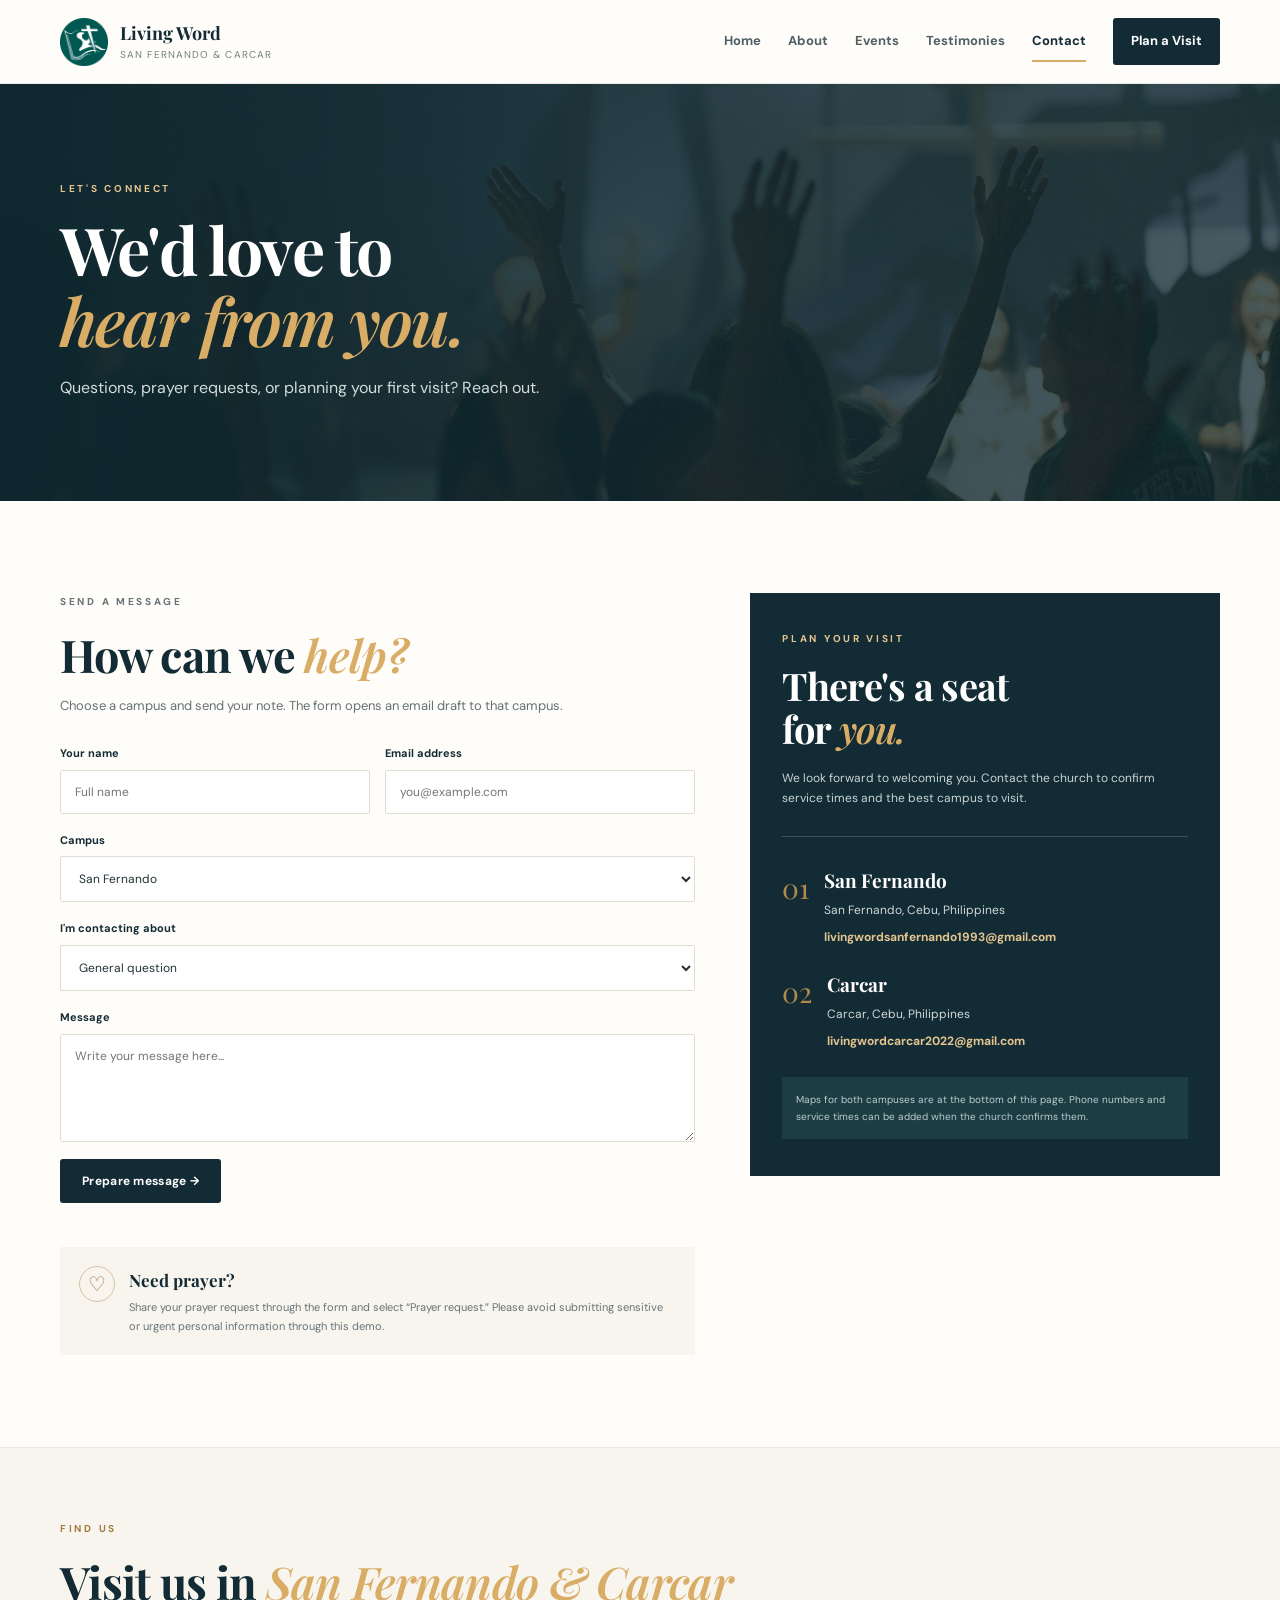
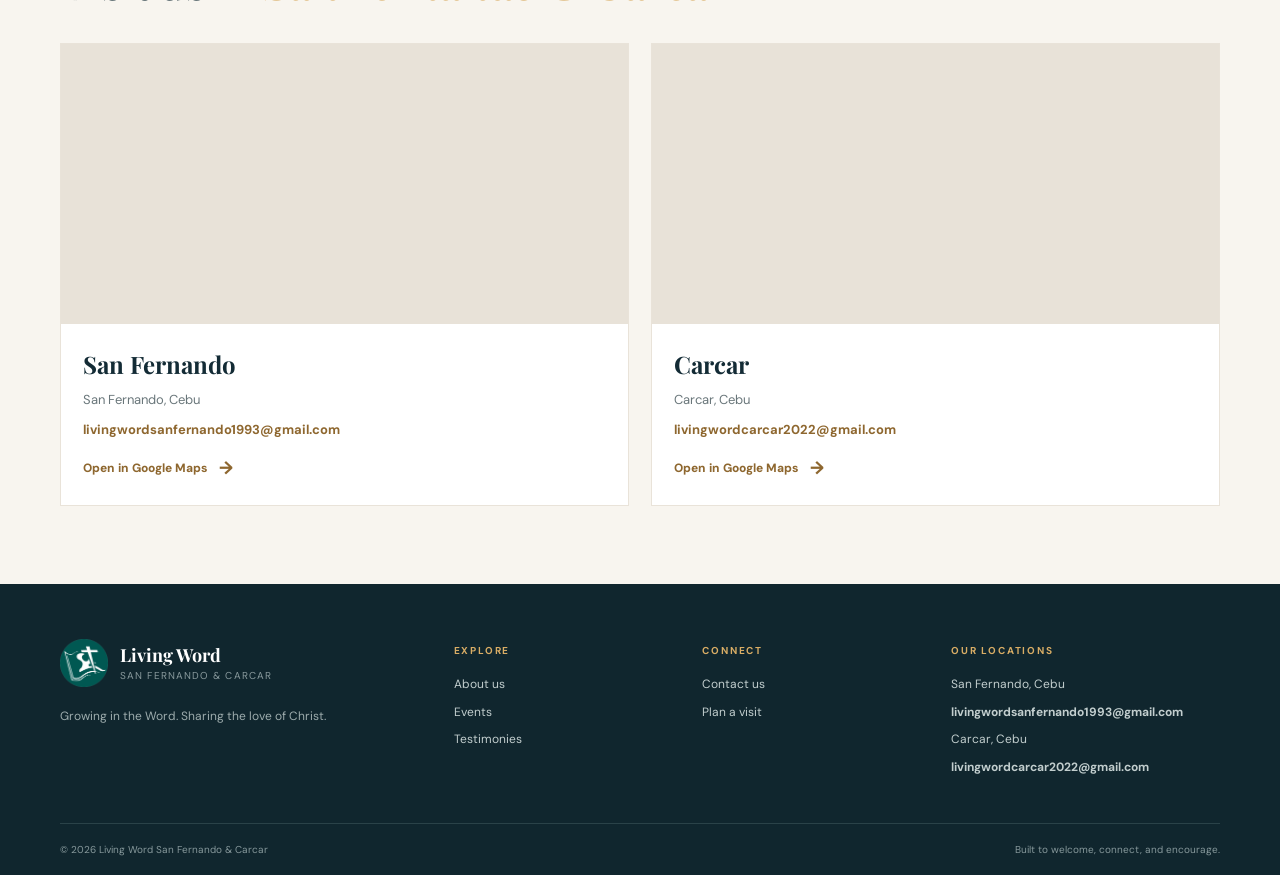
<file: contact.html>
<!DOCTYPE html><html lang="en"><head><meta charset="UTF-8"><meta name="viewport" content="width=device-width, initial-scale=1.0"><title>Contact Us | Living Word San Fernando & Carcar</title><link href="https://fonts.googleapis.com/css2?family=DM+Sans:wght@400;500;600;700&family=Playfair+Display:wght@600;700;800&display=swap" rel="stylesheet"><link rel="icon" href="assets/living-word-logo.png" type="image/png"><link rel="stylesheet" href="assets/style.css"></head><body><header class="site-header"><div class="container nav-wrap"><a class="brand" href="/"><img class="brand-mark" src="assets/living-word-logo.png" alt=""><span><strong>Living Word</strong><small>San Fernando &amp; Carcar</small></span></a><button class="menu-toggle" aria-label="Toggle navigation" aria-expanded="false">☰</button><nav class="nav-links"><a href="/">Home</a><a href="/about">About</a><a href="/events">Events</a><a href="/blog">Testimonies</a><a class="active" href="/contact">Contact</a><a class="nav-cta" href="#visit">Plan a Visit</a></nav></div></header><main><section class="page-hero"><div class="container"><p class="eyebrow light">LET'S CONNECT</p><h1>We'd love to<br><em>hear from you.</em></h1><p>Questions, prayer requests, or planning your first visit? Reach out.</p></div></section><section class="section"><div class="container contact-layout"><div class="contact-main"><p class="eyebrow">SEND A MESSAGE</p><h2>How can we <em>help?</em></h2><p>Choose a campus and send your note. The form opens an email draft to that campus.</p><form class="contact-form" id="contactForm"><div class="form-row"><label>Your name<input name="name" type="text" placeholder="Full name" required></label><label>Email address<input name="email" type="email" placeholder="you@example.com" required></label></div><label>Campus<select name="campus" required><option value="livingwordsanfernando1993@gmail.com">San Fernando</option><option value="livingwordcarcar2022@gmail.com">Carcar</option></select></label><label>I'm contacting about<select name="topic"><option>General question</option><option>Planning a visit</option><option>Prayer request</option><option>Events and ministries</option><option>Serving or volunteering</option></select></label><label>Message<textarea name="message" rows="5" placeholder="Write your message here..." required></textarea></label><button class="button button-dark" type="submit">Prepare message →</button><p class="form-feedback" id="formFeedback" role="status"></p></form><div class="prayer-box" id="prayer"><span class="info-icon">♡</span><div><h3>Need prayer?</h3><p>Share your prayer request through the form and select “Prayer request.” Please avoid submitting sensitive or urgent personal information through this demo.</p></div></div></div><aside class="contact-side" id="visit"><p class="eyebrow light">PLAN YOUR VISIT</p><h2>There's a seat<br>for <em>you.</em></h2><p>We look forward to welcoming you. Contact the church to confirm service times and the best campus to visit.</p><div class="side-divider"></div><div class="side-location"><span>01</span><div><h3>San Fernando</h3><p>San Fernando, Cebu, Philippines</p><a class="campus-email" href="mailto:livingwordsanfernando1993@gmail.com">livingwordsanfernando1993@gmail.com</a></div></div><div class="side-location"><span>02</span><div><h3>Carcar</h3><p>Carcar, Cebu, Philippines</p><a class="campus-email" href="mailto:livingwordcarcar2022@gmail.com">livingwordcarcar2022@gmail.com</a></div></div><div class="side-note">Maps for both campuses are at the bottom of this page. Phone numbers and service times can be added when the church confirms them.</div></aside></div></section></main><section class="campus-maps" id="locations"><div class="container"><div class="section-heading"><div><p class="eyebrow">FIND US</p><h2>Visit us in <em>San Fernando &amp; Carcar</em></h2></div></div><div class="map-grid"><article class="map-card"><div class="map-frame"><iframe title="Map of Living Word San Fernando" src="https://maps.google.com/maps?q=10.1367821,123.6908747&amp;z=16&amp;output=embed" loading="lazy" referrerpolicy="no-referrer-when-downgrade" allowfullscreen></iframe></div><div class="map-copy"><h3>San Fernando</h3><p>San Fernando, Cebu</p><a class="campus-email" href="mailto:livingwordsanfernando1993@gmail.com">livingwordsanfernando1993@gmail.com</a><a class="text-link" href="https://maps.app.goo.gl/DPLAsow28SeNMZ887" target="_blank" rel="noopener noreferrer">Open in Google Maps <span>→</span></a></div></article><article class="map-card"><div class="map-frame"><iframe title="Map of Living Word Carcar" src="https://maps.google.com/maps?q=10.1063962,123.6336459&amp;z=17&amp;output=embed" loading="lazy" referrerpolicy="no-referrer-when-downgrade" allowfullscreen></iframe></div><div class="map-copy"><h3>Carcar</h3><p>Carcar, Cebu</p><a class="campus-email" href="mailto:livingwordcarcar2022@gmail.com">livingwordcarcar2022@gmail.com</a><a class="text-link" href="https://maps.app.goo.gl/1JaGDfbuyMipjUWK9" target="_blank" rel="noopener noreferrer">Open in Google Maps <span>→</span></a></div></article></div></div></section><footer class="site-footer"><div class="container footer-grid"><div><a class="brand footer-brand" href="/"><img class="brand-mark" src="assets/living-word-logo.png" alt=""><span><strong>Living Word</strong><small>San Fernando &amp; Carcar</small></span></a><p class="footer-copy">Growing in the Word. Sharing the love of Christ.</p></div><div><h4>Explore</h4><a href="/about">About us</a><a href="/events">Events</a><a href="/blog">Testimonies</a></div><div><h4>Connect</h4><a href="/contact">Contact us</a><a href="#visit">Plan a visit</a></div><div><h4>Our locations</h4><p>San Fernando, Cebu</p><a class="campus-email" href="mailto:livingwordsanfernando1993@gmail.com">livingwordsanfernando1993@gmail.com</a><p>Carcar, Cebu</p><a class="campus-email" href="mailto:livingwordcarcar2022@gmail.com">livingwordcarcar2022@gmail.com</a></div></div><div class="container footer-bottom"><span>© <span class="year"></span> Living Word San Fernando &amp; Carcar</span><span>Built to welcome, connect, and encourage.</span></div></footer><script src="assets/script.js"></script></body></html>
</file>
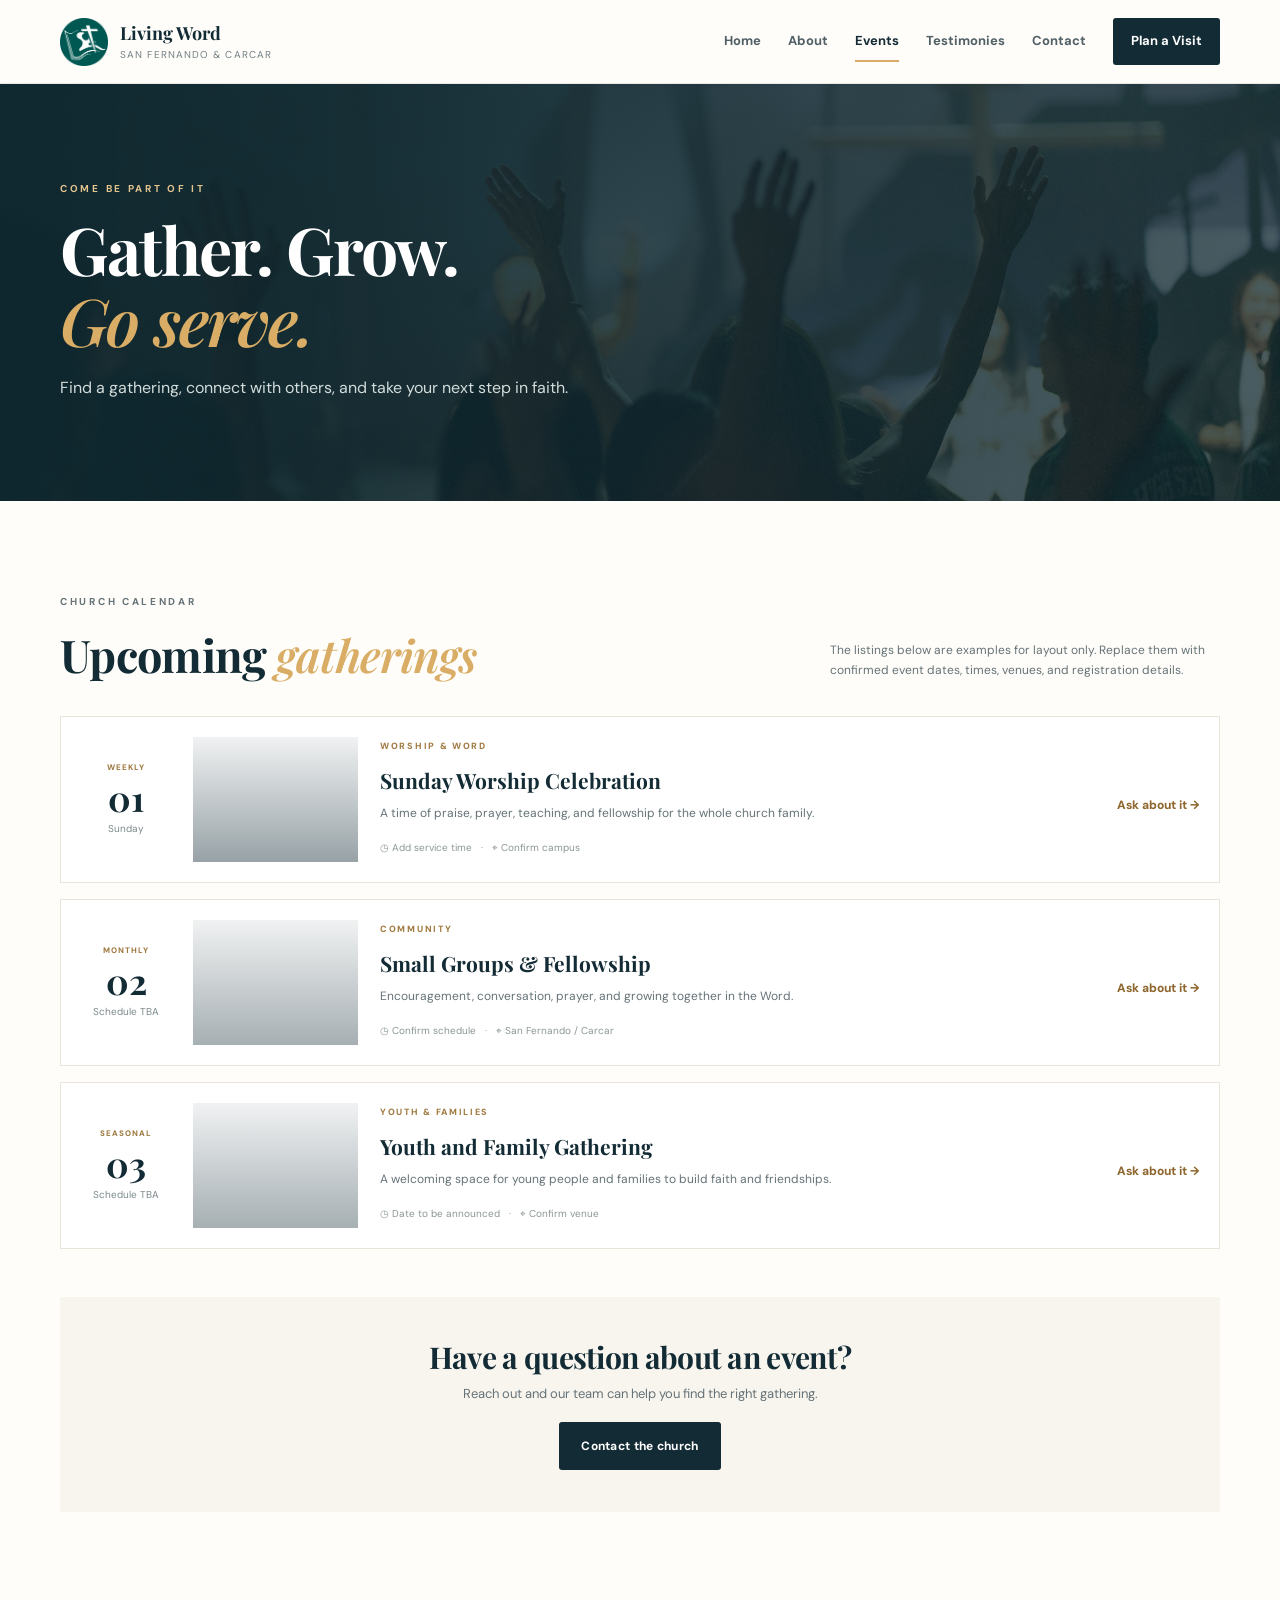
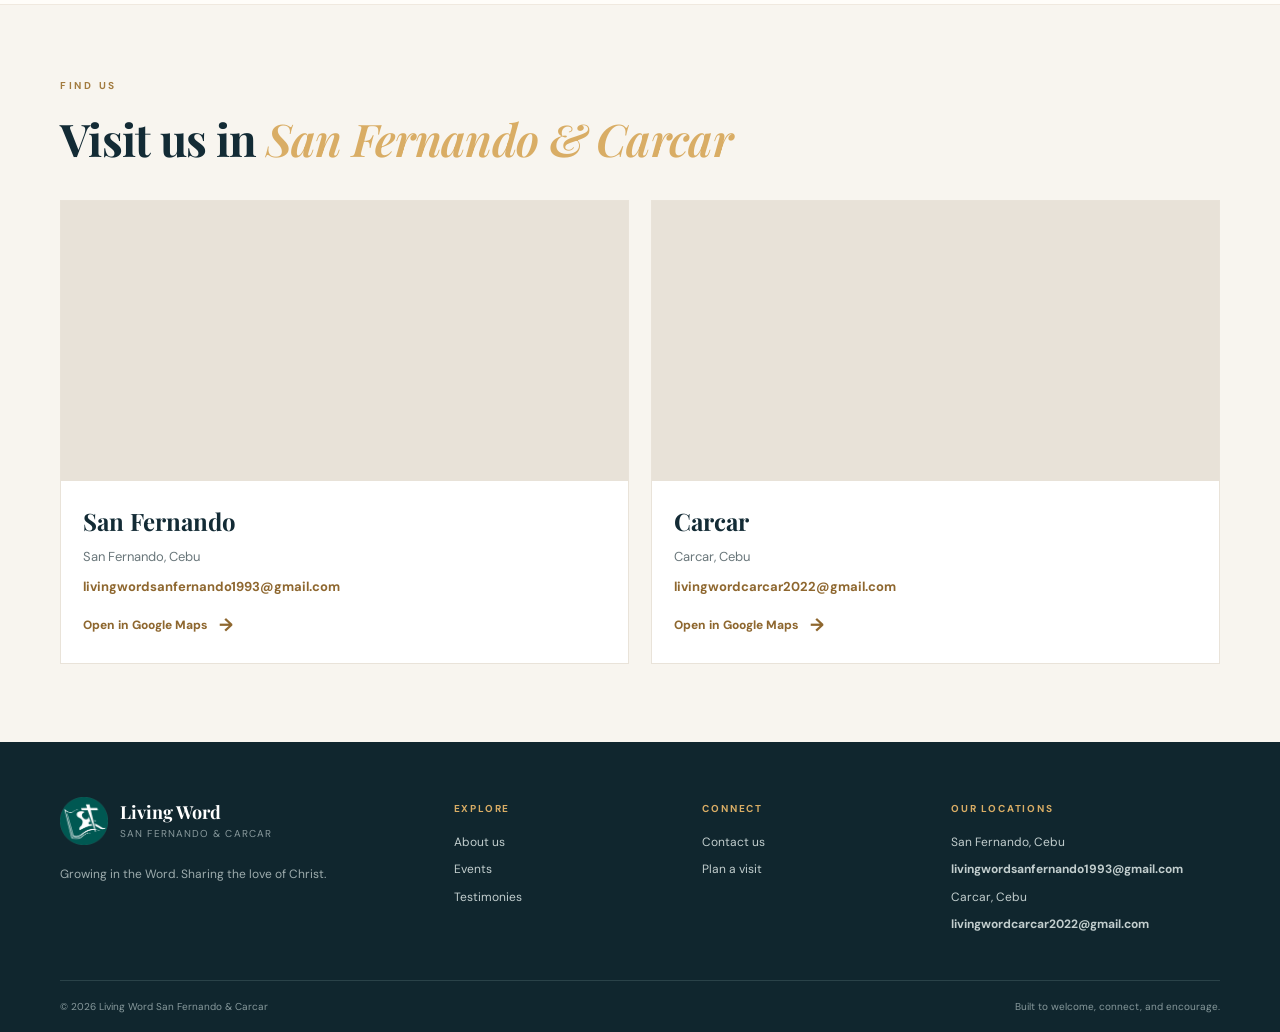
<file: events.html>
<!DOCTYPE html><html lang="en"><head><meta charset="UTF-8"><meta name="viewport" content="width=device-width, initial-scale=1.0"><title>Events | Living Word San Fernando & Carcar</title><link href="https://fonts.googleapis.com/css2?family=DM+Sans:wght@400;500;600;700&family=Playfair+Display:wght@600;700;800&display=swap" rel="stylesheet"><link rel="icon" href="assets/living-word-logo.png" type="image/png"><link rel="stylesheet" href="assets/style.css"></head><body><header class="site-header"><div class="container nav-wrap"><a class="brand" href="/"><img class="brand-mark" src="assets/living-word-logo.png" alt=""><span><strong>Living Word</strong><small>San Fernando &amp; Carcar</small></span></a><button class="menu-toggle" aria-label="Toggle navigation" aria-expanded="false">☰</button><nav class="nav-links"><a href="/">Home</a><a href="/about">About</a><a class="active" href="/events">Events</a><a href="/blog">Testimonies</a><a href="/contact">Contact</a><a class="nav-cta" href="/contact#visit">Plan a Visit</a></nav></div></header><main><section class="page-hero"><div class="container"><p class="eyebrow light">COME BE PART OF IT</p><h1>Gather. Grow.<br><em>Go serve.</em></h1><p>Find a gathering, connect with others, and take your next step in faith.</p></div></section><section class="section"><div class="container"><div class="section-heading"><div><p class="eyebrow">CHURCH CALENDAR</p><h2>Upcoming <em>gatherings</em></h2></div><p class="section-intro">The listings below are examples for layout only. Replace them with confirmed event dates, times, venues, and registration details.</p></div><div class="event-list"><article class="event-row"><div class="date-box"><span>WEEKLY</span><strong>01</strong><small>Sunday</small></div><div class="event-row-art art-worship"></div><div class="event-row-copy"><p class="card-kicker">WORSHIP &amp; WORD</p><h3>Sunday Worship Celebration</h3><p>A time of praise, prayer, teaching, and fellowship for the whole church family.</p><span class="event-meta">◷ Add service time &nbsp; · &nbsp; ⌖ Confirm campus</span></div><a class="text-link" href="/contact">Ask about it →</a></article><article class="event-row"><div class="date-box"><span>MONTHLY</span><strong>02</strong><small>Schedule TBA</small></div><div class="event-row-art art-community"></div><div class="event-row-copy"><p class="card-kicker">COMMUNITY</p><h3>Small Groups &amp; Fellowship</h3><p>Encouragement, conversation, prayer, and growing together in the Word.</p><span class="event-meta">◷ Confirm schedule &nbsp; · &nbsp; ⌖ San Fernando / Carcar</span></div><a class="text-link" href="/contact">Ask about it →</a></article><article class="event-row"><div class="date-box"><span>SEASONAL</span><strong>03</strong><small>Schedule TBA</small></div><div class="event-row-art art-youth"></div><div class="event-row-copy"><p class="card-kicker">YOUTH &amp; FAMILIES</p><h3>Youth and Family Gathering</h3><p>A welcoming space for young people and families to build faith and friendships.</p><span class="event-meta">◷ Date to be announced &nbsp; · &nbsp; ⌖ Confirm venue</span></div><a class="text-link" href="/contact">Ask about it →</a></article></div><div class="center-cta"><h2>Have a question about an event?</h2><p>Reach out and our team can help you find the right gathering.</p><a class="button button-dark" href="/contact">Contact the church</a></div></div></section></main><section class="campus-maps" id="locations"><div class="container"><div class="section-heading"><div><p class="eyebrow">FIND US</p><h2>Visit us in <em>San Fernando &amp; Carcar</em></h2></div></div><div class="map-grid"><article class="map-card"><div class="map-frame"><iframe title="Map of Living Word San Fernando" src="https://maps.google.com/maps?q=10.1367821,123.6908747&amp;z=16&amp;output=embed" loading="lazy" referrerpolicy="no-referrer-when-downgrade" allowfullscreen></iframe></div><div class="map-copy"><h3>San Fernando</h3><p>San Fernando, Cebu</p><a class="campus-email" href="mailto:livingwordsanfernando1993@gmail.com">livingwordsanfernando1993@gmail.com</a><a class="text-link" href="https://maps.app.goo.gl/DPLAsow28SeNMZ887" target="_blank" rel="noopener noreferrer">Open in Google Maps <span>→</span></a></div></article><article class="map-card"><div class="map-frame"><iframe title="Map of Living Word Carcar" src="https://maps.google.com/maps?q=10.1063962,123.6336459&amp;z=17&amp;output=embed" loading="lazy" referrerpolicy="no-referrer-when-downgrade" allowfullscreen></iframe></div><div class="map-copy"><h3>Carcar</h3><p>Carcar, Cebu</p><a class="campus-email" href="mailto:livingwordcarcar2022@gmail.com">livingwordcarcar2022@gmail.com</a><a class="text-link" href="https://maps.app.goo.gl/1JaGDfbuyMipjUWK9" target="_blank" rel="noopener noreferrer">Open in Google Maps <span>→</span></a></div></article></div></div></section><footer class="site-footer"><div class="container footer-grid"><div><a class="brand footer-brand" href="/"><img class="brand-mark" src="assets/living-word-logo.png" alt=""><span><strong>Living Word</strong><small>San Fernando &amp; Carcar</small></span></a><p class="footer-copy">Growing in the Word. Sharing the love of Christ.</p></div><div><h4>Explore</h4><a href="/about">About us</a><a href="/events">Events</a><a href="/blog">Testimonies</a></div><div><h4>Connect</h4><a href="/contact">Contact us</a><a href="/contact#visit">Plan a visit</a></div><div><h4>Our locations</h4><p>San Fernando, Cebu</p><a class="campus-email" href="mailto:livingwordsanfernando1993@gmail.com">livingwordsanfernando1993@gmail.com</a><p>Carcar, Cebu</p><a class="campus-email" href="mailto:livingwordcarcar2022@gmail.com">livingwordcarcar2022@gmail.com</a></div></div><div class="container footer-bottom"><span>© <span class="year"></span> Living Word San Fernando &amp; Carcar</span><span>Built to welcome, connect, and encourage.</span></div></footer><script src="assets/script.js"></script></body></html>
</file>
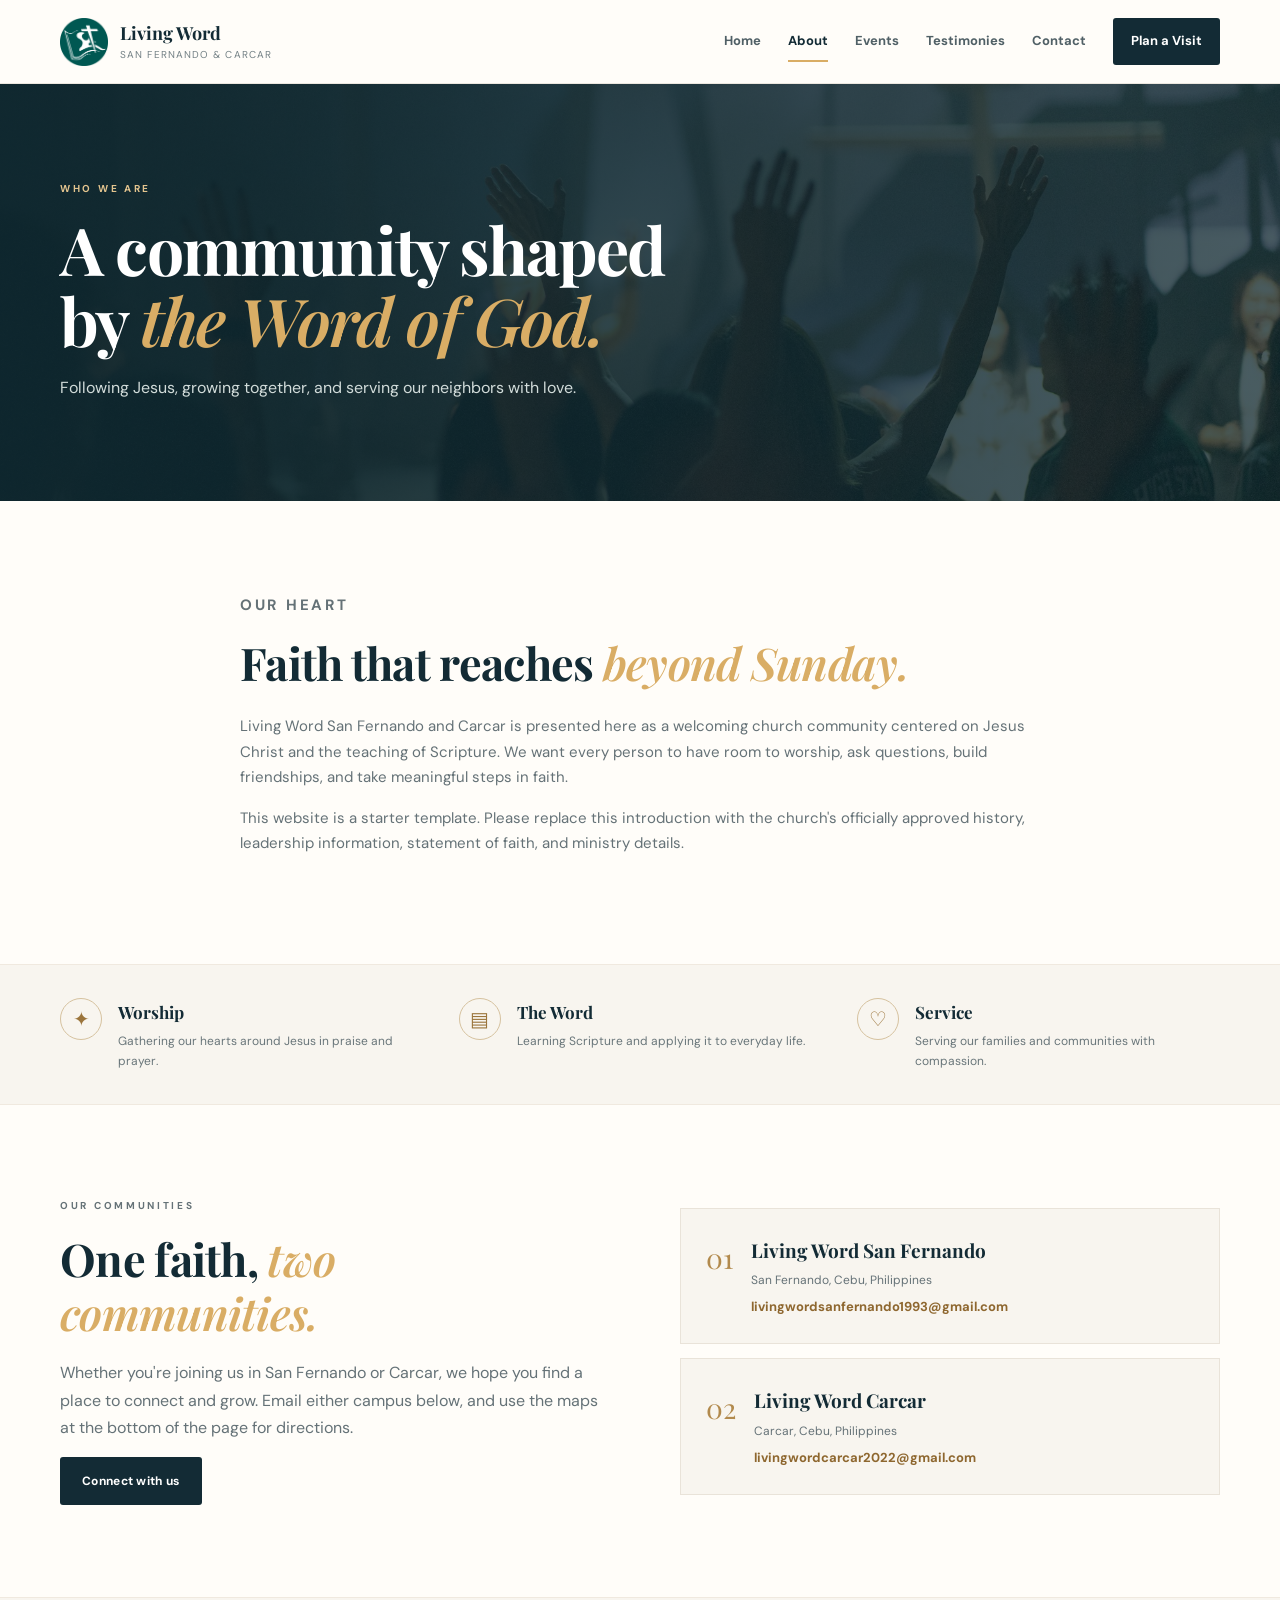
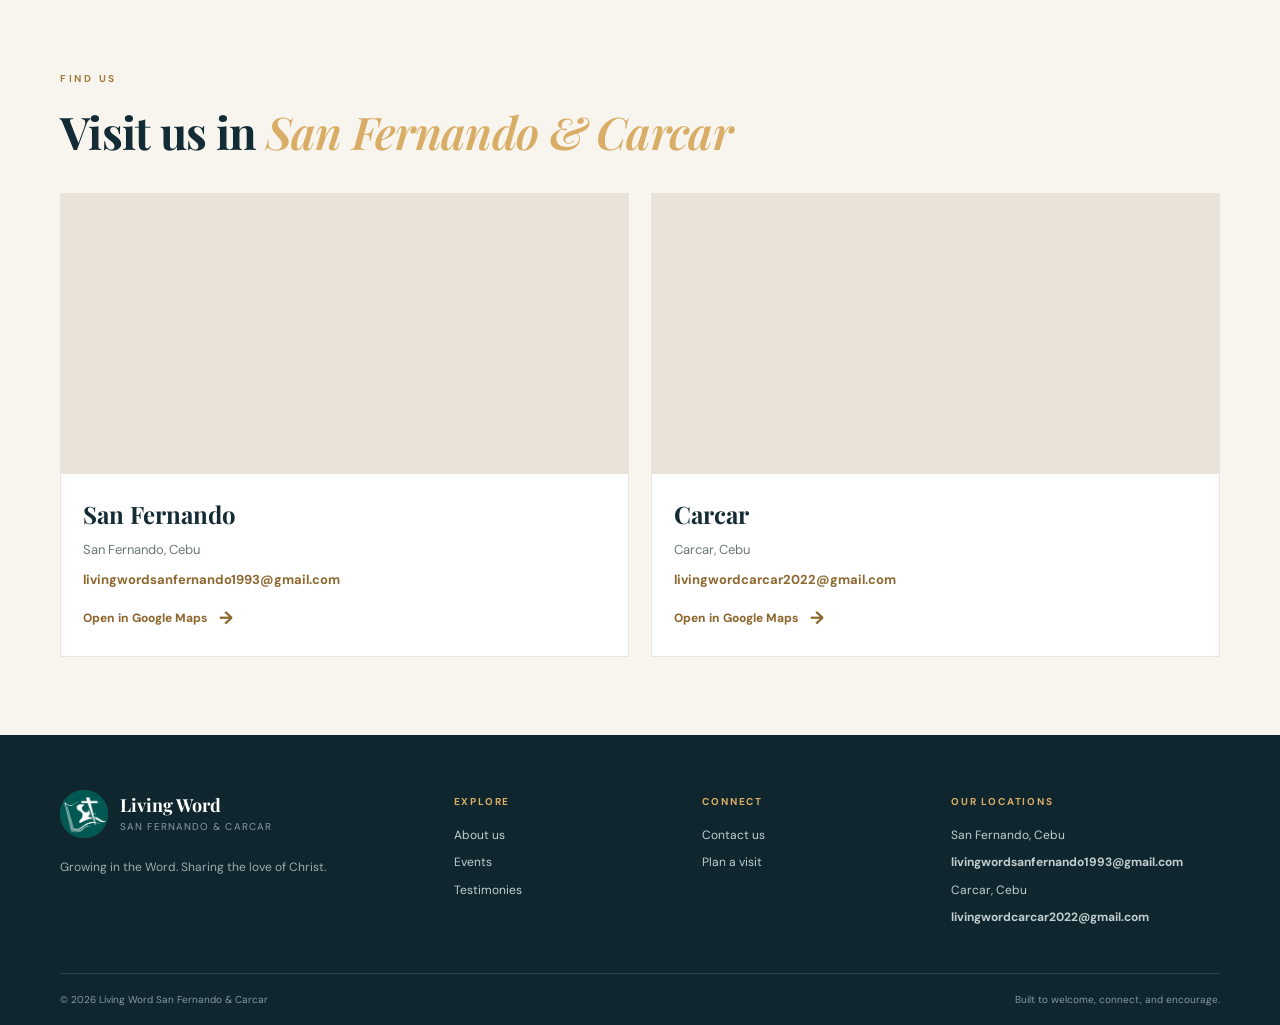
<file: living_word_san_fernando_carcar_website/living_word_san_fernando_carcar/about.html>
<!DOCTYPE html><html lang="en"><head><meta charset="UTF-8"><meta name="viewport" content="width=device-width, initial-scale=1.0"><title>About Us | Living Word San Fernando & Carcar</title><link href="https://fonts.googleapis.com/css2?family=DM+Sans:wght@400;500;600;700&family=Playfair+Display:wght@600;700;800&display=swap" rel="stylesheet"><link rel="stylesheet" href="assets/style.css"></head><body><header class="site-header"><div class="container nav-wrap"><a class="brand" href="index.html"><img class="brand-mark" src="assets/living-word-logo.png" alt=""><span><strong>Living Word</strong><small>San Fernando &amp; Carcar</small></span></a><button class="menu-toggle" aria-label="Toggle navigation" aria-expanded="false">☰</button><nav class="nav-links"><a href="index.html">Home</a><a class="active" href="about.html">About</a><a href="events.html">Events</a><a href="blog.html">Testimonies</a><a href="contact.html">Contact</a><a class="nav-cta" href="contact.html#visit">Plan a Visit</a></nav></div></header><main><section class="page-hero"><div class="container"><p class="eyebrow light">WHO WE ARE</p><h1>A community shaped<br>by <em>the Word of God.</em></h1><p>Following Jesus, growing together, and serving our neighbors with love.</p></div></section><section class="section"><div class="container narrow"><p class="eyebrow">OUR HEART</p><h2>Faith that reaches <em>beyond Sunday.</em></h2><p>Living Word San Fernando and Carcar is presented here as a welcoming church community centered on Jesus Christ and the teaching of Scripture. We want every person to have room to worship, ask questions, build friendships, and take meaningful steps in faith.</p><p>This website is a starter template. Please replace this introduction with the church's officially approved history, leadership information, statement of faith, and ministry details.</p></div></section><section class="quick-info"><div class="container info-grid"><article><span class="info-icon">✦</span><div><h3>Worship</h3><p>Gathering our hearts around Jesus in praise and prayer.</p></div></article><article><span class="info-icon">▤</span><div><h3>The Word</h3><p>Learning Scripture and applying it to everyday life.</p></div></article><article><span class="info-icon">♡</span><div><h3>Service</h3><p>Serving our families and communities with compassion.</p></div></article></div></section><section class="section"><div class="container two-col"><div><p class="eyebrow">OUR COMMUNITIES</p><h2>One faith, <em>two communities.</em></h2><p>Whether you're joining us in San Fernando or Carcar, we hope you find a place to connect and grow. Email either campus below, and use the maps at the bottom of the page for directions.</p><a class="button button-dark" href="contact.html">Connect with us</a></div><div class="location-panels"><div class="location-panel"><span>01</span><div><h3>Living Word San Fernando</h3><p>San Fernando, Cebu, Philippines</p><a class="campus-email" href="mailto:livingwordsanfernando1993@gmail.com">livingwordsanfernando1993@gmail.com</a></div></div><div class="location-panel"><span>02</span><div><h3>Living Word Carcar</h3><p>Carcar, Cebu, Philippines</p><a class="campus-email" href="mailto:livingwordcarcar2022@gmail.com">livingwordcarcar2022@gmail.com</a></div></div></div></div></section></main><section class="campus-maps" id="locations"><div class="container"><div class="section-heading"><div><p class="eyebrow">FIND US</p><h2>Visit us in <em>San Fernando &amp; Carcar</em></h2></div></div><div class="map-grid"><article class="map-card"><div class="map-frame"><iframe title="Map of Living Word San Fernando" src="https://maps.google.com/maps?q=10.1367821,123.6908747&amp;z=16&amp;output=embed" loading="lazy" referrerpolicy="no-referrer-when-downgrade" allowfullscreen></iframe></div><div class="map-copy"><h3>San Fernando</h3><p>San Fernando, Cebu</p><a class="campus-email" href="mailto:livingwordsanfernando1993@gmail.com">livingwordsanfernando1993@gmail.com</a><a class="text-link" href="https://maps.app.goo.gl/DPLAsow28SeNMZ887" target="_blank" rel="noopener noreferrer">Open in Google Maps <span>→</span></a></div></article><article class="map-card"><div class="map-frame"><iframe title="Map of Living Word Carcar" src="https://maps.google.com/maps?q=10.1063962,123.6336459&amp;z=17&amp;output=embed" loading="lazy" referrerpolicy="no-referrer-when-downgrade" allowfullscreen></iframe></div><div class="map-copy"><h3>Carcar</h3><p>Carcar, Cebu</p><a class="campus-email" href="mailto:livingwordcarcar2022@gmail.com">livingwordcarcar2022@gmail.com</a><a class="text-link" href="https://maps.app.goo.gl/1JaGDfbuyMipjUWK9" target="_blank" rel="noopener noreferrer">Open in Google Maps <span>→</span></a></div></article></div></div></section><footer class="site-footer"><div class="container footer-grid"><div><a class="brand footer-brand" href="index.html"><img class="brand-mark" src="assets/living-word-logo.png" alt=""><span><strong>Living Word</strong><small>San Fernando &amp; Carcar</small></span></a><p class="footer-copy">Growing in the Word. Sharing the love of Christ.</p></div><div><h4>Explore</h4><a href="about.html">About us</a><a href="events.html">Events</a><a href="blog.html">Testimonies</a></div><div><h4>Connect</h4><a href="contact.html">Contact us</a><a href="contact.html#visit">Plan a visit</a></div><div><h4>Our locations</h4><p>San Fernando, Cebu</p><a class="campus-email" href="mailto:livingwordsanfernando1993@gmail.com">livingwordsanfernando1993@gmail.com</a><p>Carcar, Cebu</p><a class="campus-email" href="mailto:livingwordcarcar2022@gmail.com">livingwordcarcar2022@gmail.com</a></div></div><div class="container footer-bottom"><span>© <span class="year"></span> Living Word San Fernando &amp; Carcar</span><span>Built to welcome, connect, and encourage.</span></div></footer><script src="assets/script.js"></script></body></html>
</file>
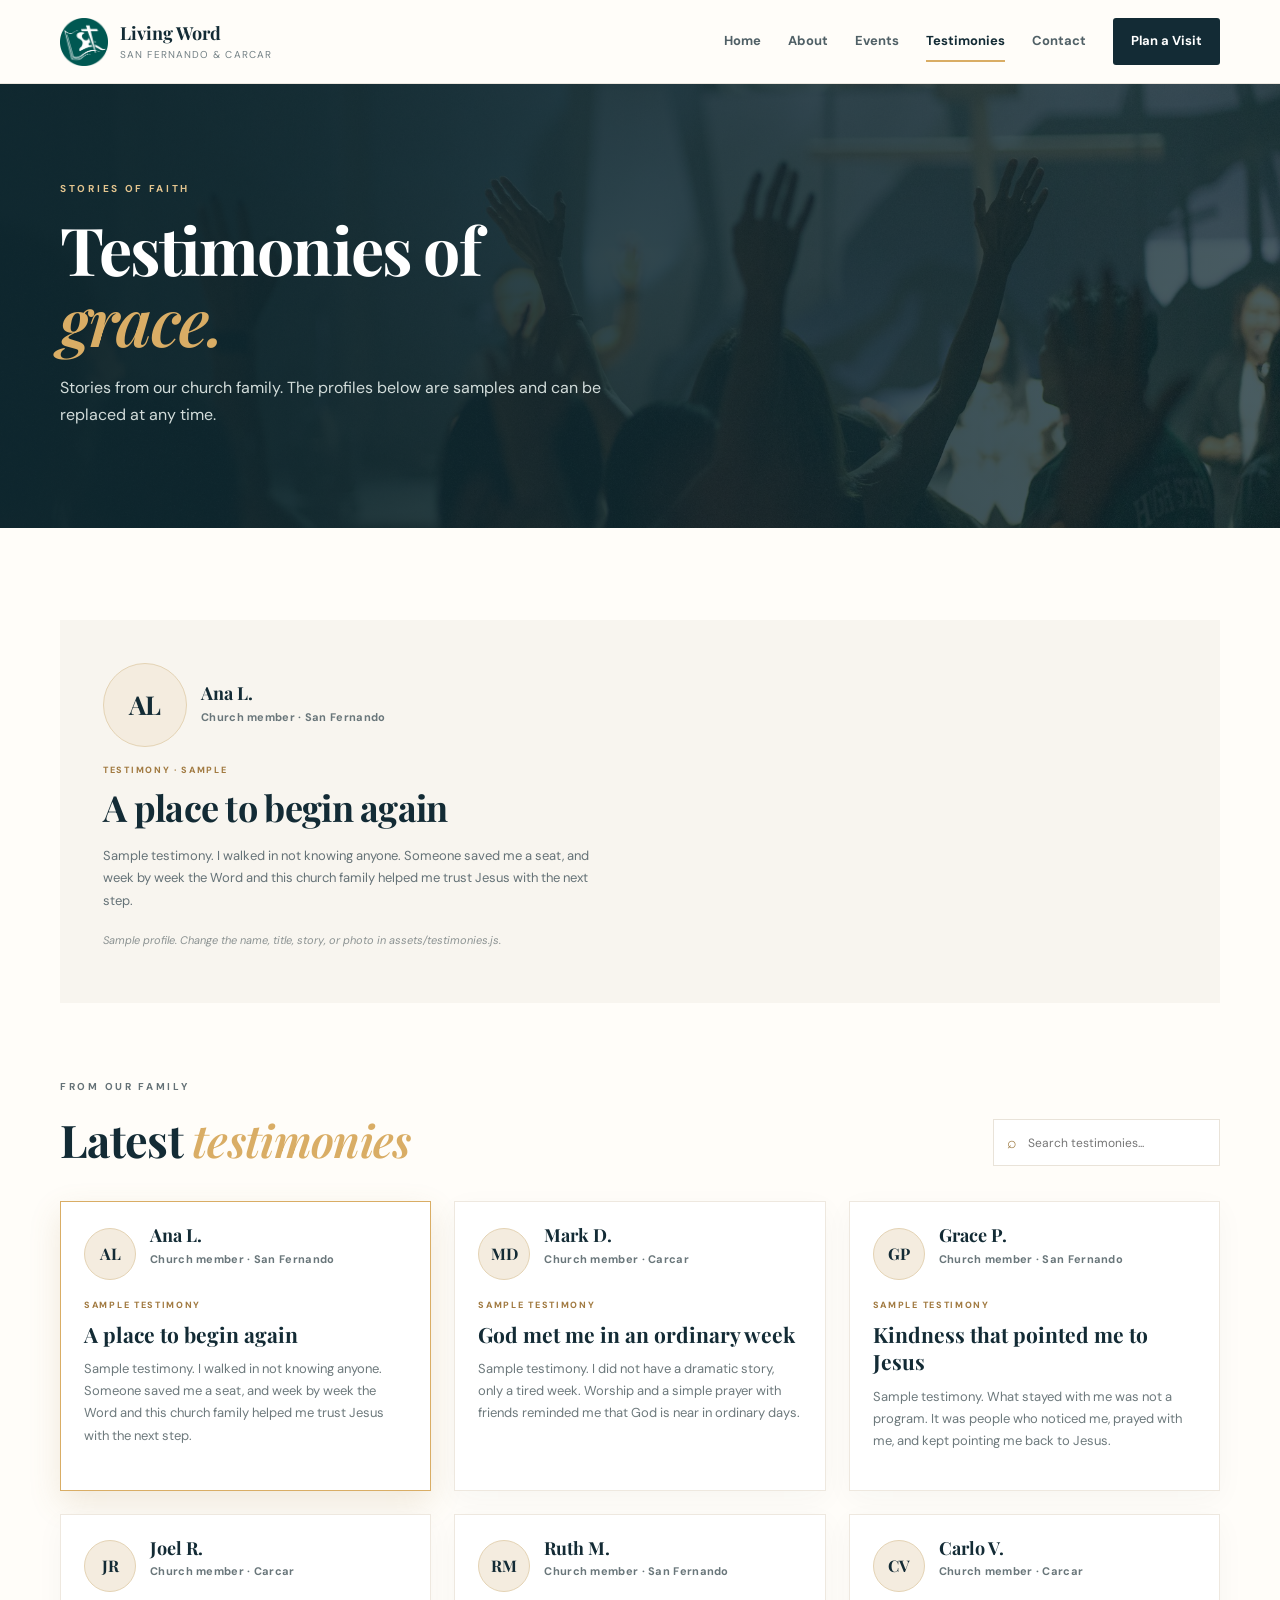
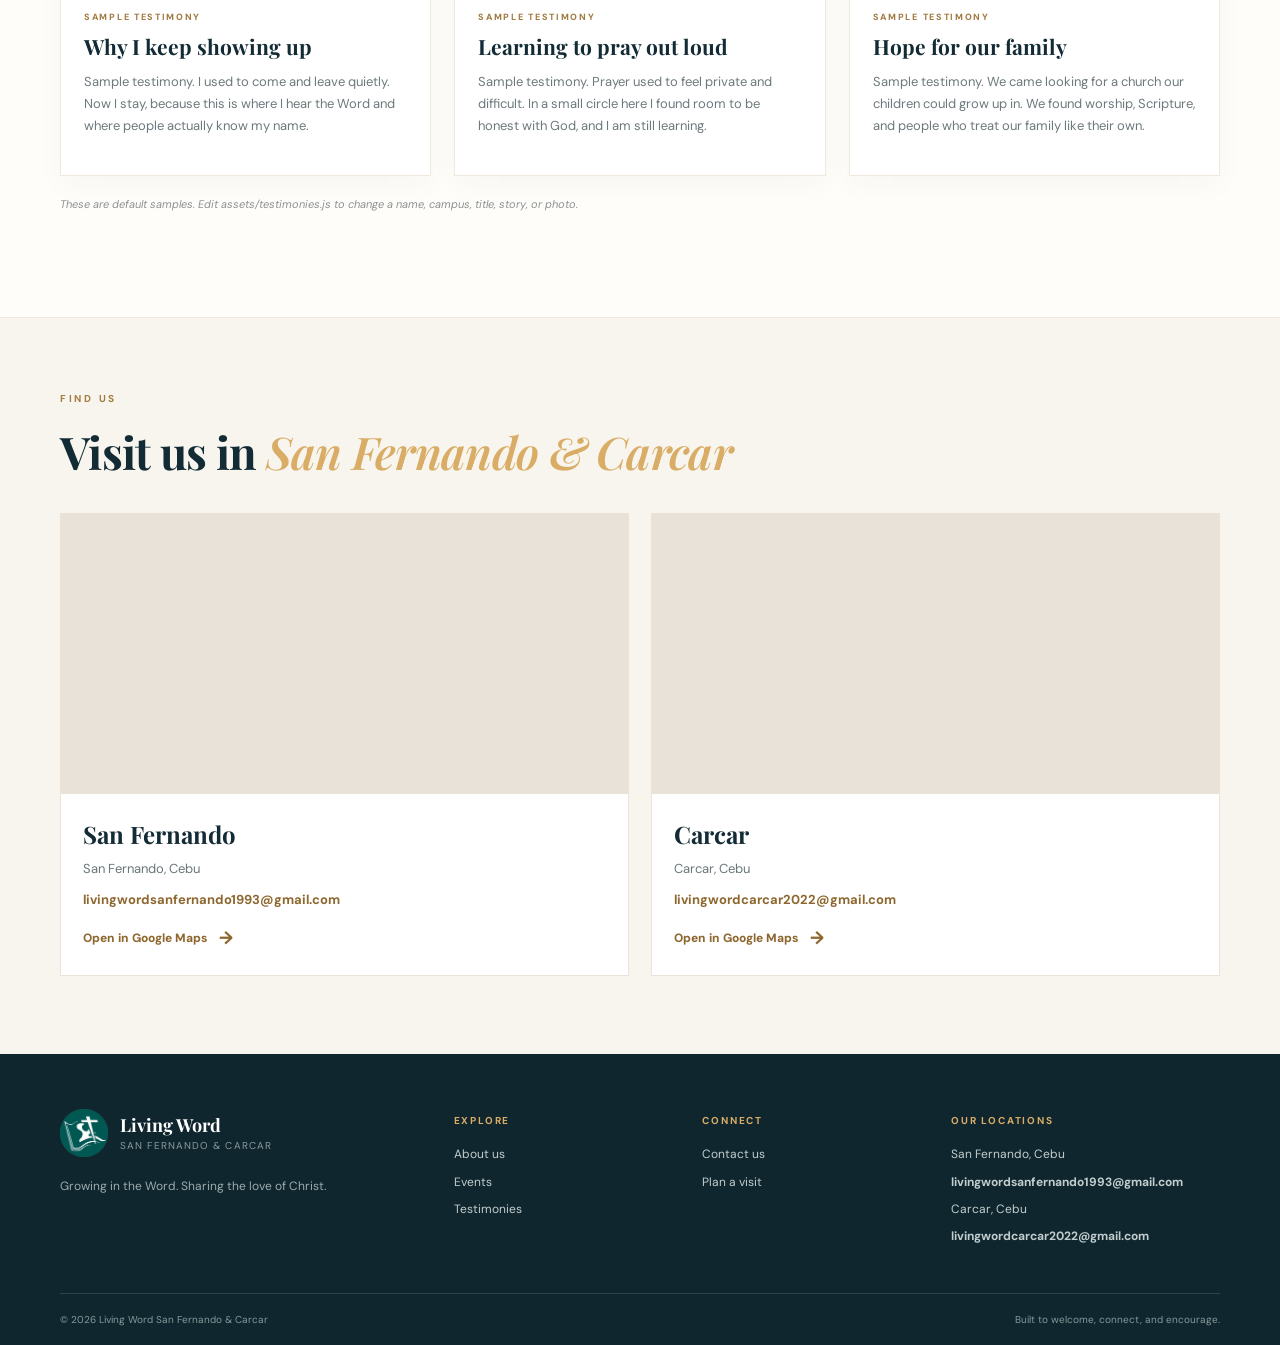
<file: living_word_san_fernando_carcar_website/living_word_san_fernando_carcar/blog.html>
<!DOCTYPE html><html lang="en"><head><meta charset="UTF-8"><meta name="viewport" content="width=device-width, initial-scale=1.0"><title>Testimonies | Living Word San Fernando & Carcar</title><link href="https://fonts.googleapis.com/css2?family=DM+Sans:wght@400;500;600;700&family=Playfair+Display:wght@600;700;800&display=swap" rel="stylesheet"><link rel="stylesheet" href="assets/style.css"></head><body><header class="site-header"><div class="container nav-wrap"><a class="brand" href="index.html"><img class="brand-mark" src="assets/living-word-logo.png" alt=""><span><strong>Living Word</strong><small>San Fernando &amp; Carcar</small></span></a><button class="menu-toggle" aria-label="Toggle navigation" aria-expanded="false">☰</button><nav class="nav-links"><a href="index.html">Home</a><a href="about.html">About</a><a href="events.html">Events</a><a class="active" href="blog.html">Testimonies</a><a href="contact.html">Contact</a><a class="nav-cta" href="contact.html#visit">Plan a Visit</a></nav></div></header><main><section class="page-hero"><div class="container"><p class="eyebrow light">STORIES OF FAITH</p><h1>Testimonies of<br><em>grace.</em></h1><p>Stories from our church family. The profiles below are samples and can be replaced at any time.</p></div></section><section class="section"><div class="container"><div class="blog-feature testimony-feature" id="testimony-feature"></div><div class="section-heading blog-heading" id="testimonies"><div><p class="eyebrow">FROM OUR FAMILY</p><h2>Latest <em>testimonies</em></h2></div><label class="search-wrap"><span>⌕</span><input type="search" id="blogSearch" placeholder="Search testimonies..." aria-label="Search testimonies"></label></div><div class="cards three blog-results" id="testimony-list"></div><p class="empty-state" hidden>No testimonies match your search. Try another word.</p><p class="note">These are default samples. Edit assets/testimonies.js to change a name, campus, title, story, or photo.</p></div></section></main><section class="campus-maps" id="locations"><div class="container"><div class="section-heading"><div><p class="eyebrow">FIND US</p><h2>Visit us in <em>San Fernando &amp; Carcar</em></h2></div></div><div class="map-grid"><article class="map-card"><div class="map-frame"><iframe title="Map of Living Word San Fernando" src="https://maps.google.com/maps?q=10.1367821,123.6908747&amp;z=16&amp;output=embed" loading="lazy" referrerpolicy="no-referrer-when-downgrade" allowfullscreen></iframe></div><div class="map-copy"><h3>San Fernando</h3><p>San Fernando, Cebu</p><a class="campus-email" href="mailto:livingwordsanfernando1993@gmail.com">livingwordsanfernando1993@gmail.com</a><a class="text-link" href="https://maps.app.goo.gl/DPLAsow28SeNMZ887" target="_blank" rel="noopener noreferrer">Open in Google Maps <span>→</span></a></div></article><article class="map-card"><div class="map-frame"><iframe title="Map of Living Word Carcar" src="https://maps.google.com/maps?q=10.1063962,123.6336459&amp;z=17&amp;output=embed" loading="lazy" referrerpolicy="no-referrer-when-downgrade" allowfullscreen></iframe></div><div class="map-copy"><h3>Carcar</h3><p>Carcar, Cebu</p><a class="campus-email" href="mailto:livingwordcarcar2022@gmail.com">livingwordcarcar2022@gmail.com</a><a class="text-link" href="https://maps.app.goo.gl/1JaGDfbuyMipjUWK9" target="_blank" rel="noopener noreferrer">Open in Google Maps <span>→</span></a></div></article></div></div></section><footer class="site-footer"><div class="container footer-grid"><div><a class="brand footer-brand" href="index.html"><img class="brand-mark" src="assets/living-word-logo.png" alt=""><span><strong>Living Word</strong><small>San Fernando &amp; Carcar</small></span></a><p class="footer-copy">Growing in the Word. Sharing the love of Christ.</p></div><div><h4>Explore</h4><a href="about.html">About us</a><a href="events.html">Events</a><a href="blog.html">Testimonies</a></div><div><h4>Connect</h4><a href="contact.html">Contact us</a><a href="contact.html#visit">Plan a visit</a></div><div><h4>Our locations</h4><p>San Fernando, Cebu</p><a class="campus-email" href="mailto:livingwordsanfernando1993@gmail.com">livingwordsanfernando1993@gmail.com</a><p>Carcar, Cebu</p><a class="campus-email" href="mailto:livingwordcarcar2022@gmail.com">livingwordcarcar2022@gmail.com</a></div></div><div class="container footer-bottom"><span>© <span class="year"></span> Living Word San Fernando &amp; Carcar</span><span>Built to welcome, connect, and encourage.</span></div></footer><script src="assets/testimonies.js"></script><script src="assets/script.js"></script></body></html>
</file>
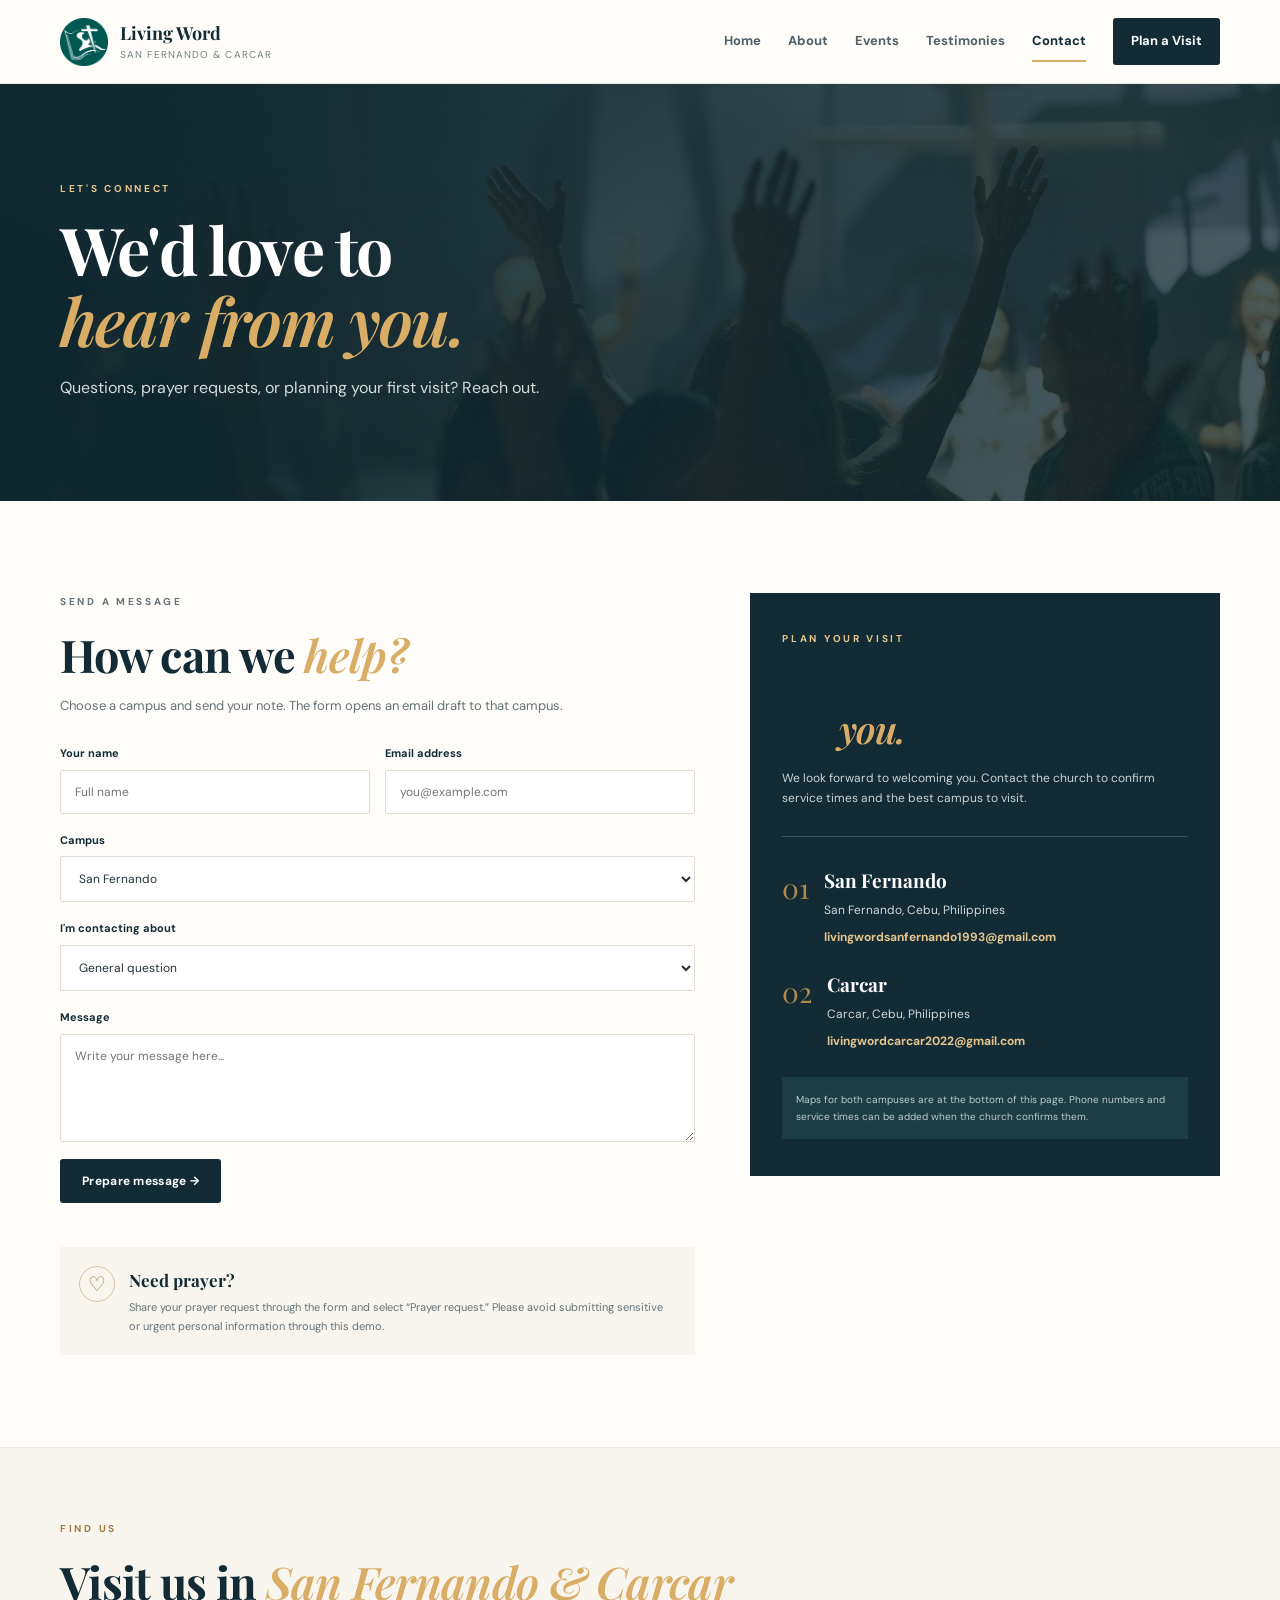
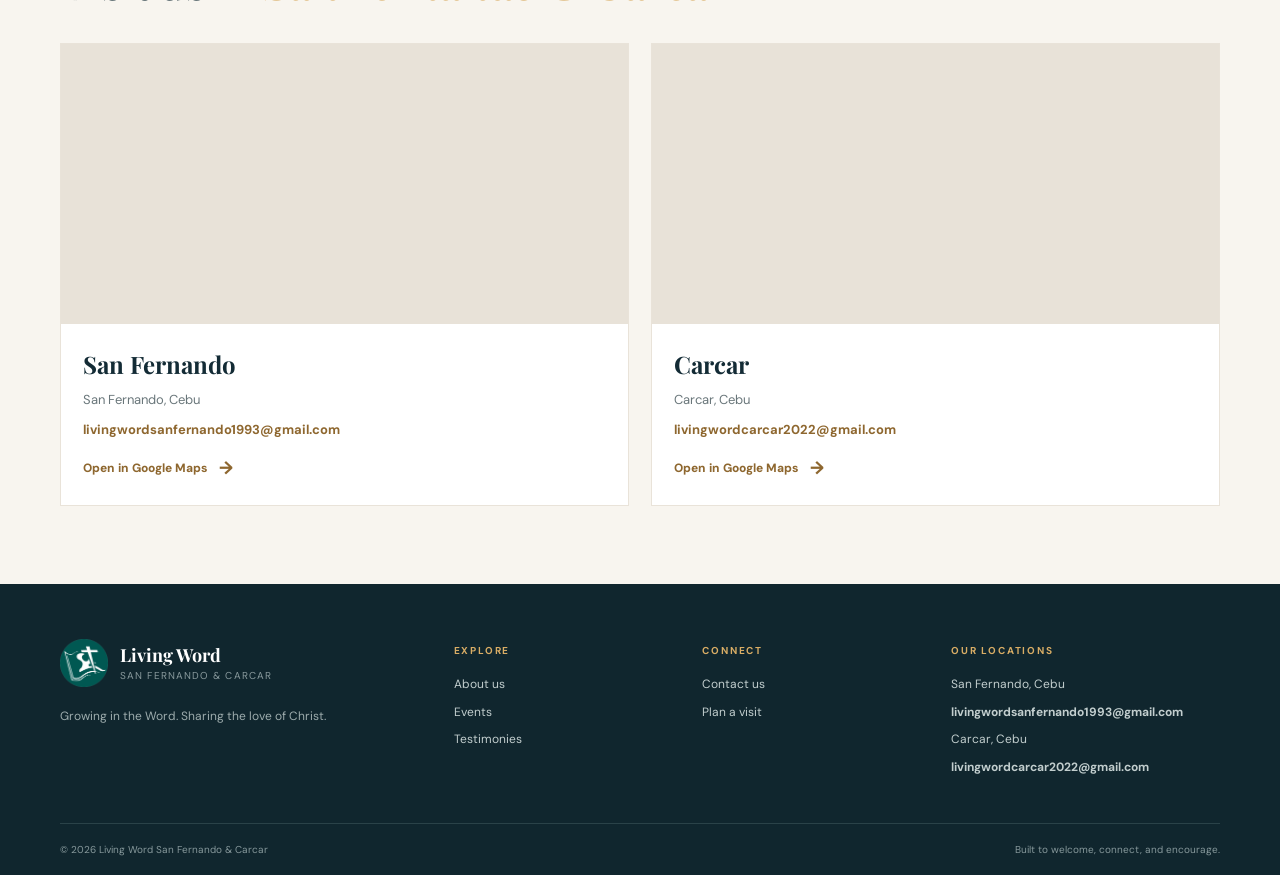
<file: living_word_san_fernando_carcar_website/living_word_san_fernando_carcar/contact.html>
<!DOCTYPE html><html lang="en"><head><meta charset="UTF-8"><meta name="viewport" content="width=device-width, initial-scale=1.0"><title>Contact Us | Living Word San Fernando & Carcar</title><link href="https://fonts.googleapis.com/css2?family=DM+Sans:wght@400;500;600;700&family=Playfair+Display:wght@600;700;800&display=swap" rel="stylesheet"><link rel="stylesheet" href="assets/style.css"></head><body><header class="site-header"><div class="container nav-wrap"><a class="brand" href="index.html"><img class="brand-mark" src="assets/living-word-logo.png" alt=""><span><strong>Living Word</strong><small>San Fernando &amp; Carcar</small></span></a><button class="menu-toggle" aria-label="Toggle navigation" aria-expanded="false">☰</button><nav class="nav-links"><a href="index.html">Home</a><a href="about.html">About</a><a href="events.html">Events</a><a href="blog.html">Testimonies</a><a class="active" href="contact.html">Contact</a><a class="nav-cta" href="#visit">Plan a Visit</a></nav></div></header><main><section class="page-hero"><div class="container"><p class="eyebrow light">LET'S CONNECT</p><h1>We'd love to<br><em>hear from you.</em></h1><p>Questions, prayer requests, or planning your first visit? Reach out.</p></div></section><section class="section"><div class="container contact-layout"><div class="contact-main"><p class="eyebrow">SEND A MESSAGE</p><h2>How can we <em>help?</em></h2><p>Choose a campus and send your note. The form opens an email draft to that campus.</p><form class="contact-form" id="contactForm"><div class="form-row"><label>Your name<input name="name" type="text" placeholder="Full name" required></label><label>Email address<input name="email" type="email" placeholder="you@example.com" required></label></div><label>Campus<select name="campus" required><option value="livingwordsanfernando1993@gmail.com">San Fernando</option><option value="livingwordcarcar2022@gmail.com">Carcar</option></select></label><label>I'm contacting about<select name="topic"><option>General question</option><option>Planning a visit</option><option>Prayer request</option><option>Events and ministries</option><option>Serving or volunteering</option></select></label><label>Message<textarea name="message" rows="5" placeholder="Write your message here..." required></textarea></label><button class="button button-dark" type="submit">Prepare message →</button><p class="form-feedback" id="formFeedback" role="status"></p></form><div class="prayer-box" id="prayer"><span class="info-icon">♡</span><div><h3>Need prayer?</h3><p>Share your prayer request through the form and select “Prayer request.” Please avoid submitting sensitive or urgent personal information through this demo.</p></div></div></div><aside class="contact-side" id="visit"><p class="eyebrow light">PLAN YOUR VISIT</p><h2>There's a seat<br>for <em>you.</em></h2><p>We look forward to welcoming you. Contact the church to confirm service times and the best campus to visit.</p><div class="side-divider"></div><div class="side-location"><span>01</span><div><h3>San Fernando</h3><p>San Fernando, Cebu, Philippines</p><a class="campus-email" href="mailto:livingwordsanfernando1993@gmail.com">livingwordsanfernando1993@gmail.com</a></div></div><div class="side-location"><span>02</span><div><h3>Carcar</h3><p>Carcar, Cebu, Philippines</p><a class="campus-email" href="mailto:livingwordcarcar2022@gmail.com">livingwordcarcar2022@gmail.com</a></div></div><div class="side-note">Maps for both campuses are at the bottom of this page. Phone numbers and service times can be added when the church confirms them.</div></aside></div></section></main><section class="campus-maps" id="locations"><div class="container"><div class="section-heading"><div><p class="eyebrow">FIND US</p><h2>Visit us in <em>San Fernando &amp; Carcar</em></h2></div></div><div class="map-grid"><article class="map-card"><div class="map-frame"><iframe title="Map of Living Word San Fernando" src="https://maps.google.com/maps?q=10.1367821,123.6908747&amp;z=16&amp;output=embed" loading="lazy" referrerpolicy="no-referrer-when-downgrade" allowfullscreen></iframe></div><div class="map-copy"><h3>San Fernando</h3><p>San Fernando, Cebu</p><a class="campus-email" href="mailto:livingwordsanfernando1993@gmail.com">livingwordsanfernando1993@gmail.com</a><a class="text-link" href="https://maps.app.goo.gl/DPLAsow28SeNMZ887" target="_blank" rel="noopener noreferrer">Open in Google Maps <span>→</span></a></div></article><article class="map-card"><div class="map-frame"><iframe title="Map of Living Word Carcar" src="https://maps.google.com/maps?q=10.1063962,123.6336459&amp;z=17&amp;output=embed" loading="lazy" referrerpolicy="no-referrer-when-downgrade" allowfullscreen></iframe></div><div class="map-copy"><h3>Carcar</h3><p>Carcar, Cebu</p><a class="campus-email" href="mailto:livingwordcarcar2022@gmail.com">livingwordcarcar2022@gmail.com</a><a class="text-link" href="https://maps.app.goo.gl/1JaGDfbuyMipjUWK9" target="_blank" rel="noopener noreferrer">Open in Google Maps <span>→</span></a></div></article></div></div></section><footer class="site-footer"><div class="container footer-grid"><div><a class="brand footer-brand" href="index.html"><img class="brand-mark" src="assets/living-word-logo.png" alt=""><span><strong>Living Word</strong><small>San Fernando &amp; Carcar</small></span></a><p class="footer-copy">Growing in the Word. Sharing the love of Christ.</p></div><div><h4>Explore</h4><a href="about.html">About us</a><a href="events.html">Events</a><a href="blog.html">Testimonies</a></div><div><h4>Connect</h4><a href="contact.html">Contact us</a><a href="#visit">Plan a visit</a></div><div><h4>Our locations</h4><p>San Fernando, Cebu</p><a class="campus-email" href="mailto:livingwordsanfernando1993@gmail.com">livingwordsanfernando1993@gmail.com</a><p>Carcar, Cebu</p><a class="campus-email" href="mailto:livingwordcarcar2022@gmail.com">livingwordcarcar2022@gmail.com</a></div></div><div class="container footer-bottom"><span>© <span class="year"></span> Living Word San Fernando &amp; Carcar</span><span>Built to welcome, connect, and encourage.</span></div></footer><script src="assets/script.js"></script></body></html>
</file>
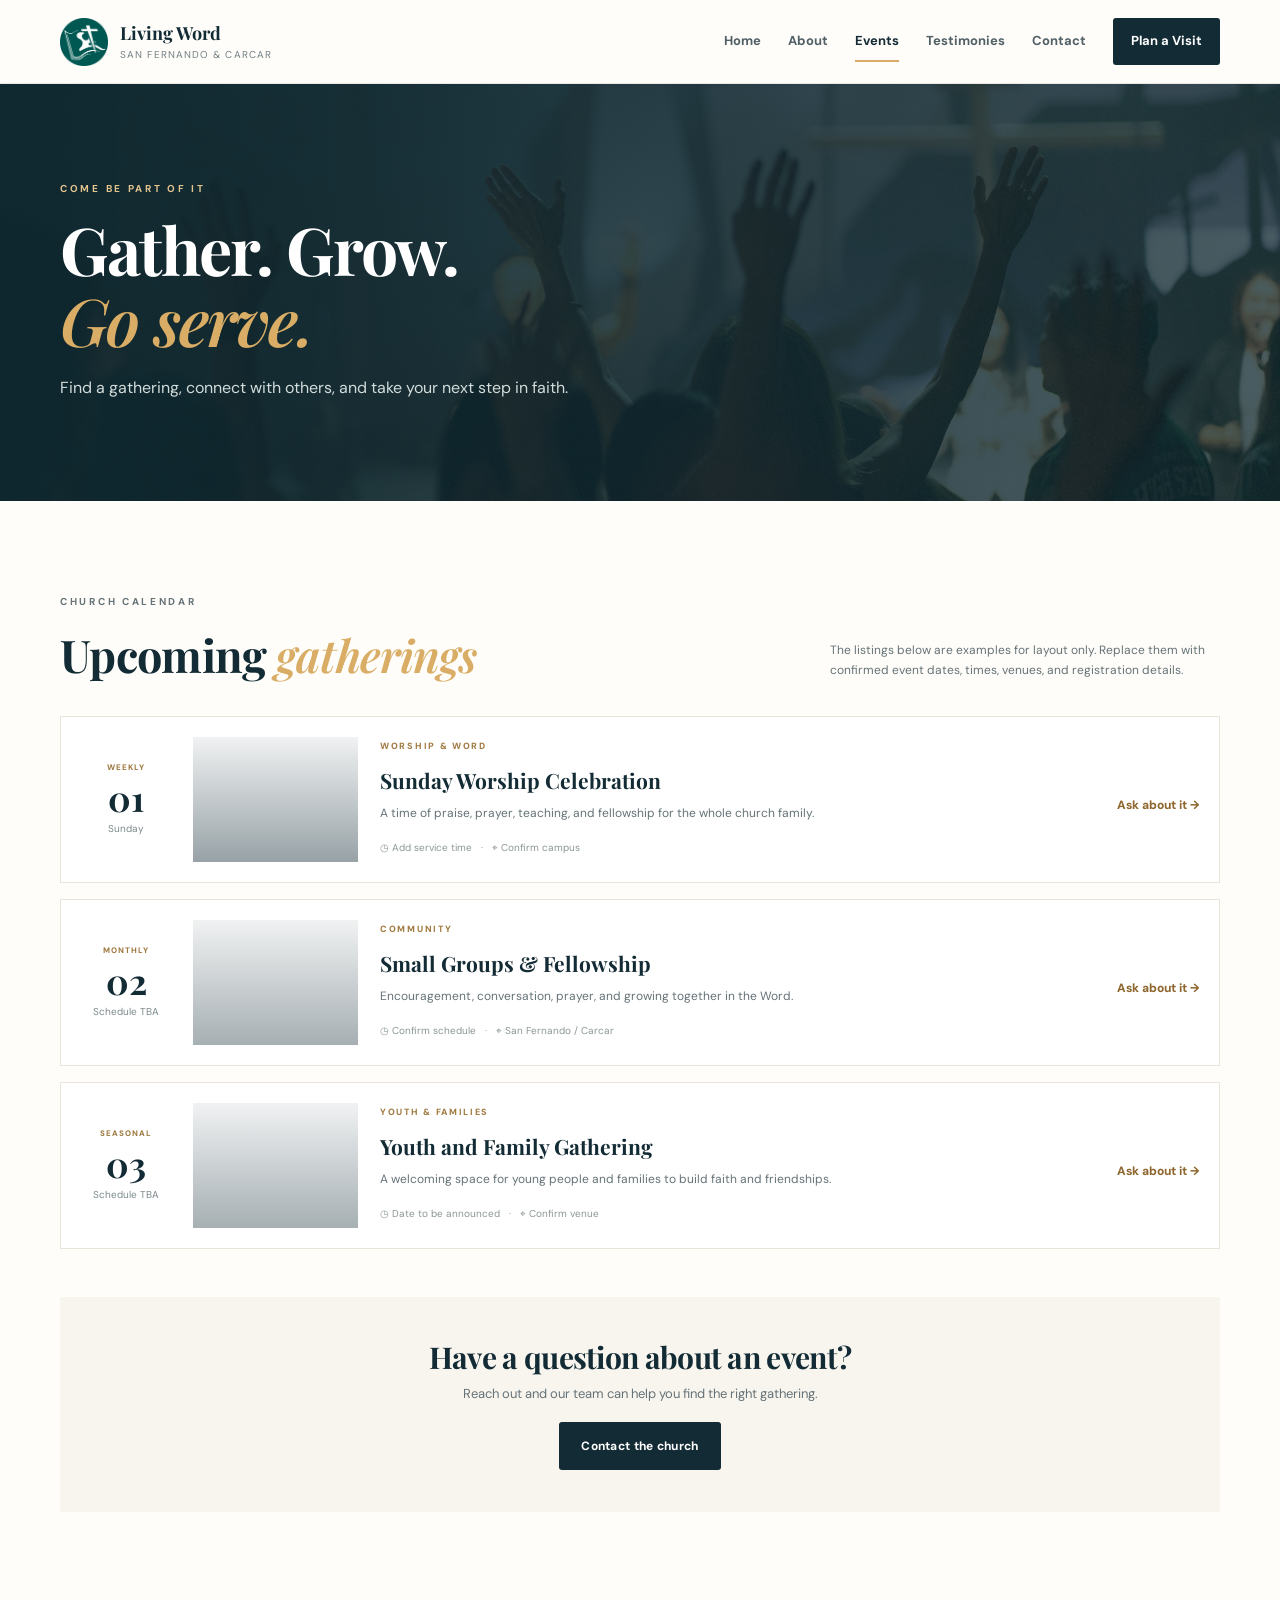
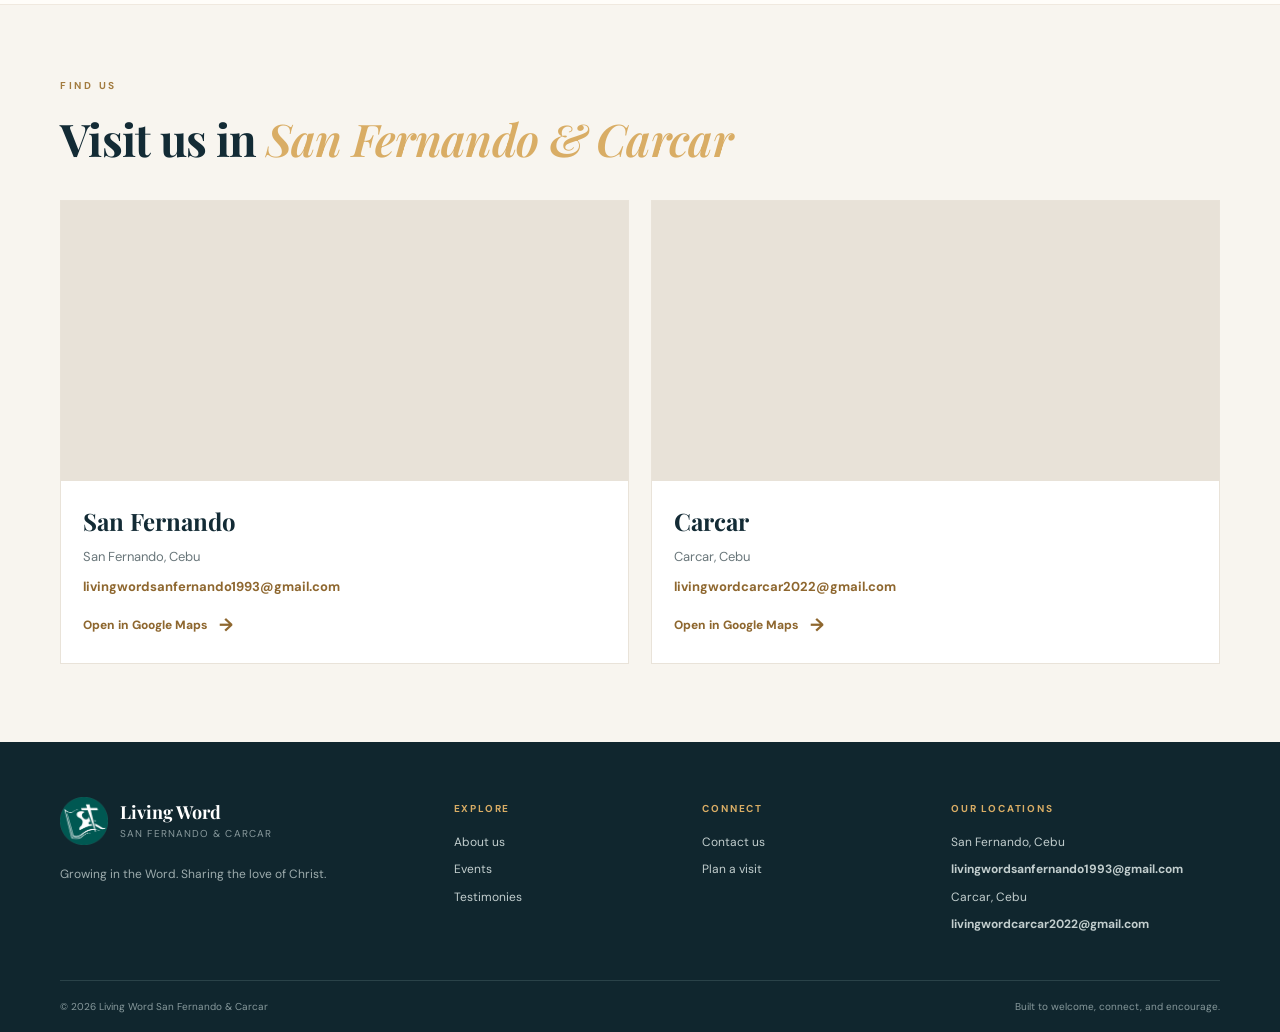
<file: living_word_san_fernando_carcar_website/living_word_san_fernando_carcar/events.html>
<!DOCTYPE html><html lang="en"><head><meta charset="UTF-8"><meta name="viewport" content="width=device-width, initial-scale=1.0"><title>Events | Living Word San Fernando & Carcar</title><link href="https://fonts.googleapis.com/css2?family=DM+Sans:wght@400;500;600;700&family=Playfair+Display:wght@600;700;800&display=swap" rel="stylesheet"><link rel="stylesheet" href="assets/style.css"></head><body><header class="site-header"><div class="container nav-wrap"><a class="brand" href="index.html"><img class="brand-mark" src="assets/living-word-logo.png" alt=""><span><strong>Living Word</strong><small>San Fernando &amp; Carcar</small></span></a><button class="menu-toggle" aria-label="Toggle navigation" aria-expanded="false">☰</button><nav class="nav-links"><a href="index.html">Home</a><a href="about.html">About</a><a class="active" href="events.html">Events</a><a href="blog.html">Testimonies</a><a href="contact.html">Contact</a><a class="nav-cta" href="contact.html#visit">Plan a Visit</a></nav></div></header><main><section class="page-hero"><div class="container"><p class="eyebrow light">COME BE PART OF IT</p><h1>Gather. Grow.<br><em>Go serve.</em></h1><p>Find a gathering, connect with others, and take your next step in faith.</p></div></section><section class="section"><div class="container"><div class="section-heading"><div><p class="eyebrow">CHURCH CALENDAR</p><h2>Upcoming <em>gatherings</em></h2></div><p class="section-intro">The listings below are examples for layout only. Replace them with confirmed event dates, times, venues, and registration details.</p></div><div class="event-list"><article class="event-row"><div class="date-box"><span>WEEKLY</span><strong>01</strong><small>Sunday</small></div><div class="event-row-art art-worship"></div><div class="event-row-copy"><p class="card-kicker">WORSHIP &amp; WORD</p><h3>Sunday Worship Celebration</h3><p>A time of praise, prayer, teaching, and fellowship for the whole church family.</p><span class="event-meta">◷ Add service time &nbsp; · &nbsp; ⌖ Confirm campus</span></div><a class="text-link" href="contact.html">Ask about it →</a></article><article class="event-row"><div class="date-box"><span>MONTHLY</span><strong>02</strong><small>Schedule TBA</small></div><div class="event-row-art art-community"></div><div class="event-row-copy"><p class="card-kicker">COMMUNITY</p><h3>Small Groups &amp; Fellowship</h3><p>Encouragement, conversation, prayer, and growing together in the Word.</p><span class="event-meta">◷ Confirm schedule &nbsp; · &nbsp; ⌖ San Fernando / Carcar</span></div><a class="text-link" href="contact.html">Ask about it →</a></article><article class="event-row"><div class="date-box"><span>SEASONAL</span><strong>03</strong><small>Schedule TBA</small></div><div class="event-row-art art-youth"></div><div class="event-row-copy"><p class="card-kicker">YOUTH &amp; FAMILIES</p><h3>Youth and Family Gathering</h3><p>A welcoming space for young people and families to build faith and friendships.</p><span class="event-meta">◷ Date to be announced &nbsp; · &nbsp; ⌖ Confirm venue</span></div><a class="text-link" href="contact.html">Ask about it →</a></article></div><div class="center-cta"><h2>Have a question about an event?</h2><p>Reach out and our team can help you find the right gathering.</p><a class="button button-dark" href="contact.html">Contact the church</a></div></div></section></main><section class="campus-maps" id="locations"><div class="container"><div class="section-heading"><div><p class="eyebrow">FIND US</p><h2>Visit us in <em>San Fernando &amp; Carcar</em></h2></div></div><div class="map-grid"><article class="map-card"><div class="map-frame"><iframe title="Map of Living Word San Fernando" src="https://maps.google.com/maps?q=10.1367821,123.6908747&amp;z=16&amp;output=embed" loading="lazy" referrerpolicy="no-referrer-when-downgrade" allowfullscreen></iframe></div><div class="map-copy"><h3>San Fernando</h3><p>San Fernando, Cebu</p><a class="campus-email" href="mailto:livingwordsanfernando1993@gmail.com">livingwordsanfernando1993@gmail.com</a><a class="text-link" href="https://maps.app.goo.gl/DPLAsow28SeNMZ887" target="_blank" rel="noopener noreferrer">Open in Google Maps <span>→</span></a></div></article><article class="map-card"><div class="map-frame"><iframe title="Map of Living Word Carcar" src="https://maps.google.com/maps?q=10.1063962,123.6336459&amp;z=17&amp;output=embed" loading="lazy" referrerpolicy="no-referrer-when-downgrade" allowfullscreen></iframe></div><div class="map-copy"><h3>Carcar</h3><p>Carcar, Cebu</p><a class="campus-email" href="mailto:livingwordcarcar2022@gmail.com">livingwordcarcar2022@gmail.com</a><a class="text-link" href="https://maps.app.goo.gl/1JaGDfbuyMipjUWK9" target="_blank" rel="noopener noreferrer">Open in Google Maps <span>→</span></a></div></article></div></div></section><footer class="site-footer"><div class="container footer-grid"><div><a class="brand footer-brand" href="index.html"><img class="brand-mark" src="assets/living-word-logo.png" alt=""><span><strong>Living Word</strong><small>San Fernando &amp; Carcar</small></span></a><p class="footer-copy">Growing in the Word. Sharing the love of Christ.</p></div><div><h4>Explore</h4><a href="about.html">About us</a><a href="events.html">Events</a><a href="blog.html">Testimonies</a></div><div><h4>Connect</h4><a href="contact.html">Contact us</a><a href="contact.html#visit">Plan a visit</a></div><div><h4>Our locations</h4><p>San Fernando, Cebu</p><a class="campus-email" href="mailto:livingwordsanfernando1993@gmail.com">livingwordsanfernando1993@gmail.com</a><p>Carcar, Cebu</p><a class="campus-email" href="mailto:livingwordcarcar2022@gmail.com">livingwordcarcar2022@gmail.com</a></div></div><div class="container footer-bottom"><span>© <span class="year"></span> Living Word San Fernando &amp; Carcar</span><span>Built to welcome, connect, and encourage.</span></div></footer><script src="assets/script.js"></script></body></html>
</file>
<file: assets/style.css>
:root{--navy:#132b35;--navy2:#1d3e47;--gold:#d9ad65;--cream:#f8f5ef;--paper:#fffdf9;--ink:#243238;--muted:#69767a;--line:#e9e3d9;--serif:"Playfair Display",Georgia,serif;--sans:"DM Sans",Arial,sans-serif}*{box-sizing:border-box}html{scroll-behavior:smooth}body{margin:0;background:var(--paper);color:var(--ink);font-family:var(--sans);line-height:1.7}a{color:inherit;text-decoration:none}img{max-width:100%}.container{width:min(1160px,calc(100% - 44px));margin:0 auto}.site-header{height:84px;background:#fffdf9f2;backdrop-filter:blur(14px);border-bottom:1px solid #ece7df;position:sticky;top:0;z-index:20}.nav-wrap{height:100%;display:flex;align-items:center;justify-content:space-between;gap:28px}.brand{display:flex;align-items:center;gap:12px;flex-shrink:0}.brand-mark{width:48px;height:48px;object-fit:contain;display:block;flex-shrink:0}.brand strong,.brand small{display:block;line-height:1.25}.brand strong{font-family:var(--serif);font-size:18px;color:var(--navy)}.brand small{font-size:10px;letter-spacing:1.1px;text-transform:uppercase;color:#738085;margin-top:4px}.nav-links{display:flex;align-items:center;gap:27px;font-size:13px;font-weight:700;color:#506066}.nav-links>a:not(.nav-cta){padding:9px 0;position:relative}.nav-links>a.active,.nav-links>a:hover{color:var(--navy)}.nav-links>a.active:after{content:"";position:absolute;left:0;right:0;bottom:0;height:2px;background:var(--gold)}.nav-cta{padding:12px 18px;background:var(--navy);color:white;border-radius:3px}.nav-cta:hover,.button-dark:hover{background:#244954}.menu-toggle{display:none;border:0;background:none;font-size:26px;color:var(--navy)}.hero{position:relative;min-height:660px;display:flex;align-items:center;background:linear-gradient(90deg,rgba(12,33,41,.94) 0%,rgba(16,43,51,.81) 46%,rgba(19,43,53,.3) 100%),url('hero-worship.jpg') center/cover no-repeat;color:white;overflow:hidden}.hero-shade{position:absolute;inset:0;background:linear-gradient(0deg,rgba(11,28,34,.32),transparent 50%);pointer-events:none}.hero-content{position:relative;padding:90px 0 112px}.eyebrow{font-size:10px;letter-spacing:2.7px;font-weight:700;color:#a27b3f;margin:0 0 17px}.eyebrow.light{color:#e4c58f}.hero h1,.page-hero h1{font-family:var(--serif);font-size:clamp(46px,6vw,76px);line-height:1.08;letter-spacing:-1.8px;margin:0 0 22px;max-width:720px}.hero h1 em,.page-hero h1 em,.welcome h2 em,.section-heading h2 em,.section h2 em,.contact-side h2 em{font-weight:600;color:var(--gold)}.hero-copy{max-width:520px;color:#e0e7e6;font-size:16px;margin-bottom:29px}.hero-actions{display:flex;gap:13px;flex-wrap:wrap}.button{display:inline-flex;align-items:center;justify-content:center;gap:13px;padding:14px 22px;border:0;border-radius:3px;font-family:var(--sans);font-size:12px;font-weight:700;letter-spacing:.3px;cursor:pointer;transition:.2s}.button-gold{background:var(--gold);color:#192f36}.button-gold:hover{background:#e8c58a;transform:translateY(-1px)}.button-outline{border:1px solid #d5dfdd;color:white;background:transparent}.button-outline:hover{background:#ffffff1a}.button-dark{background:var(--navy);color:white}.hero-verse{margin-top:47px;padding-left:14px;border-left:2px solid var(--gold);font-family:var(--serif);font-size:17px;color:#f4eadb}.hero-verse span{font-family:var(--sans);font-size:11px;color:#c6d0cd;margin-left:9px}.hero-badge{position:absolute;bottom:0;right:max(22px,calc((100% - 1160px)/2));display:flex;gap:13px;align-items:center;background:var(--gold);color:#1c343a;padding:15px 24px;font-size:9px;font-weight:800;letter-spacing:1.8px}.hero-badge b{font-size:15px}.section{padding:92px 0}.two-col{display:grid;grid-template-columns:1fr 1fr;gap:80px;align-items:center}.welcome-image{height:435px;position:relative;background:linear-gradient(0deg,rgba(14,39,46,.55),transparent 45%),url('family.jpg') center/cover;border-radius:3px}.image-card:before{content:"";position:absolute;inset:16px -16px -16px 16px;border:1px solid #d8c39f;z-index:-1}.image-caption{position:absolute;bottom:20px;left:23px;color:white;font-size:12px;font-weight:600;letter-spacing:.4px}.caption-dot{display:inline-block;width:7px;height:7px;border-radius:50%;background:var(--gold);margin-right:9px}.welcome-text h2,.section h2,.section-heading h2,.contact-main h2{font-family:var(--serif);font-size:clamp(32px,4vw,45px);line-height:1.2;color:var(--navy);margin:0 0 20px;letter-spacing:-.7px}.welcome-text p:not(.eyebrow),.section p{color:#657277}.welcome-text p{font-size:14px}.text-link{display:inline-flex;gap:12px;align-items:center;color:#8e672f;font-size:12px;font-weight:800;margin-top:12px}.text-link span{font-size:18px;transition:transform .2s}.text-link:hover span{transform:translateX(4px)}.quick-info{background:var(--cream);padding:33px 0;border-top:1px solid #f0e9df;border-bottom:1px solid #f0e9df}.info-grid{display:grid;grid-template-columns:repeat(3,1fr);gap:36px}.info-grid article{display:flex;gap:16px;align-items:flex-start}.info-icon{width:42px;height:42px;flex-shrink:0;display:grid;place-items:center;border:1px solid #d6c29f;color:#9b753c;font-size:20px;border-radius:50%}.info-grid h3,.sunday-grid h3{margin:0 0 4px;font-family:var(--serif);font-size:17px;color:var(--navy)}.info-grid p,.sunday-grid p{margin:0;font-size:12px;color:var(--muted)}.sunday-grid{display:flex;justify-content:center;flex-wrap:wrap;gap:28px 80px;margin-top:26px;padding-top:26px;border-top:1px solid #eadfce}.sunday-grid article{display:flex;gap:16px;align-items:flex-start}.events-preview,.latest-blog{background:var(--paper)}.section-heading{display:flex;justify-content:space-between;align-items:end;gap:28px;margin-bottom:35px}.section-heading h2{margin:0}.section-heading .text-link{margin-bottom:7px}.cards{display:grid;gap:23px}.cards.three{grid-template-columns:repeat(3,1fr)}.cards-two{grid-template-columns:1fr 1fr}.event-card,.blog-card{background:white;border:1px solid #eee8df;box-shadow:0 8px 28px rgba(25,45,49,.035);transition:transform .25s,box-shadow .25s}.event-card:hover,.blog-card:hover{transform:translateY(-4px);box-shadow:0 15px 35px rgba(25,45,49,.09)}.event-art,.blog-art,.feature-art,.event-row-art{background-size:cover;background-position:center}.event-art{height:190px;display:flex;align-items:end;padding:17px}.event-art span{background:#ffffffed;color:var(--navy);font-size:9px;letter-spacing:1.8px;font-weight:800;padding:7px 10px}.event-video{position:relative;overflow:hidden;background:#132b35}.event-video video{position:absolute;inset:0;width:100%;height:100%;object-fit:cover}.event-video span{position:relative;z-index:1}.art-worship{background-image:linear-gradient(0deg,#132b3570,#132b3510),url('https://images.unsplash.com/photo-1507692049790-de58290a4334?auto=format&fit=crop&w=900&q=80')}.art-community{background-image:linear-gradient(0deg,#132b3560,#132b3510),url('https://images.unsplash.com/photo-1529156069898-49953e39b3ac?auto=format&fit=crop&w=900&q=80')}.art-youth{background-image:linear-gradient(0deg,#132b3560,#132b3510),url('https://images.unsplash.com/photo-1529390079861-591de354faf5?auto=format&fit=crop&w=900&q=80')}.art-bible{background-image:linear-gradient(0deg,#132b3530,#132b3500),url('https://images.unsplash.com/photo-1504052434569-70ad5836ab65?auto=format&fit=crop&w=900&q=80')}.art-prayer{background-image:linear-gradient(0deg,#132b3530,#132b3500),url('https://images.unsplash.com/photo-1470252649378-9c29740c9fa8?auto=format&fit=crop&w=900&q=80')}.art-love{background-image:linear-gradient(0deg,#132b3530,#132b3500),url('https://images.unsplash.com/photo-1511632765486-a01980e01a18?auto=format&fit=crop&w=900&q=80')}.card-body{padding:23px 23px 25px}.card-kicker{color:#a17a41!important;font-size:9px!important;letter-spacing:1.7px;font-weight:800;margin:0 0 8px!important}.card-body h3{font-family:var(--serif);font-size:21px;line-height:1.3;color:var(--navy);margin:0 0 10px}.card-body p:not(.card-kicker){font-size:12px;color:#6d797c;margin:0 0 13px}.card-body .text-link{margin-top:5px}.note{font-size:11px!important;color:#8b9292!important;font-style:italic;margin-top:19px}.scripture-band{background:var(--navy);color:white;padding:68px 0;text-align:center}.scripture-inner{max-width:800px}.quote-mark{font-family:var(--serif);font-size:60px;line-height:.8;color:var(--gold)}.scripture-band blockquote{font-family:var(--serif);font-size:clamp(27px,4vw,40px);margin:12px 0 16px}.scripture-band p{color:var(--gold);font-size:10px;letter-spacing:2.7px;font-weight:700}.visit-cta{background:#1d414a;padding:53px 0;color:white}.cta-inner{display:flex;align-items:center;justify-content:space-between;gap:30px}.cta-inner h2{font-family:var(--serif);font-size:39px;margin:0 0 7px}.cta-inner p:not(.eyebrow){color:#c8d3d2;margin:0}.cta-inner .eyebrow{margin-bottom:8px}.testimony-feature{grid-template-columns:1fr}.testimony-profile{display:flex;align-items:center;gap:14px;margin-bottom:16px}.avatar{width:52px;height:52px;border-radius:50%;display:grid;place-items:center;background:#f4ecdf;color:var(--navy);border:1px solid #e4d3b4;font-family:var(--serif);font-weight:700;font-size:16px;object-fit:cover}.avatar-lg{width:84px;height:84px;font-size:26px}.profile-meta{margin:0}.profile-meta strong{display:block;font-family:var(--serif);color:var(--navy);font-size:18px;line-height:1.2}.profile-meta span{display:block;margin-top:3px;font-size:11px;font-weight:700;letter-spacing:.3px;color:var(--muted)}.testimony-text{font-size:13px!important}#testimony-feature{scroll-margin-top:96px}.testimony-card[role="button"]{cursor:pointer}.testimony-card.is-selected{border-color:var(--gold);box-shadow:0 12px 30px rgba(162,123,63,.16)}.testimony-card[role="button"]:focus-visible{outline:2px solid var(--navy);outline-offset:3px}.campus-maps{background:var(--cream);padding:72px 0 78px;border-top:1px solid #f0e9df}.map-grid{display:grid;grid-template-columns:1fr 1fr;gap:22px}.map-card{background:white;border:1px solid var(--line);overflow:hidden}.map-frame{height:280px;background:#e8e2d8}.map-frame iframe{width:100%;height:100%;border:0;display:block}.map-copy{padding:20px 22px 22px}.map-copy h3{font-family:var(--serif);color:var(--navy);margin:0 0 4px;font-size:24px}.map-copy p{margin:0 0 8px;font-size:13px;color:var(--muted)}.campus-email{display:block;font-size:13px;font-weight:700;color:#8e672f;word-break:break-word}.map-copy .text-link{margin-top:12px}.side-location .campus-email{margin-top:6px;font-size:12px;color:#e4c58f}.location-panel .campus-email{margin-top:6px}.site-footer{background:#10262e;color:#c2cece;padding:55px 0 0}.footer-grid{display:grid;grid-template-columns:1.7fr 1fr 1fr 1.3fr;gap:42px;padding-bottom:39px}.footer-brand strong{color:white}.footer-brand small{color:#9caaaa}.footer-copy{font-size:12px;color:#9dacad;margin-top:19px}.footer-grid h4{font-size:10px;text-transform:uppercase;letter-spacing:1.8px;color:var(--gold);margin:3px 0 15px}.footer-grid>div:not(:first-child) a,.footer-grid>div:not(:first-child) p{display:block;font-size:12px;margin:7px 0;color:#c2cece}.footer-grid small{font-size:10px;color:#899a9d}.footer-bottom{border-top:1px solid #2a4248;padding:17px 0;display:flex;justify-content:space-between;gap:20px;font-size:10px;color:#87999c}.page-hero{background:linear-gradient(90deg,rgba(14,39,47,.96),rgba(14,39,47,.75)),url('hero-worship.jpg') center 45%/cover;color:white;padding:96px 0 100px}.page-hero h1{font-size:clamp(42px,5.6vw,66px);margin-bottom:17px}.page-hero p:not(.eyebrow){color:#d2dcda;max-width:600px;margin:0}.narrow{max-width:800px}.narrow h2{margin-bottom:25px}.narrow p{font-size:15px}.location-panels{display:grid;gap:14px}.location-panel{display:flex;gap:18px;align-items:flex-start;background:var(--cream);padding:25px;border:1px solid var(--line)}.location-panel>span,.side-location>span{font-family:var(--serif);font-size:28px;color:#b28a4d}.location-panel h3,.side-location h3{font-family:var(--serif);color:var(--navy);margin:0;font-size:19px}.location-panel p,.side-location p{margin:4px 0!important;font-size:12px}.location-panel small,.side-location small{font-size:10px;color:#818d8e}.section-intro{max-width:390px;font-size:12px;margin:0}.event-list{display:grid;gap:16px}.event-row{display:grid;grid-template-columns:90px 165px 1fr auto;gap:22px;align-items:center;padding:20px;border:1px solid var(--line);background:white}.date-box{display:flex;flex-direction:column;align-items:center;text-align:center;color:var(--navy);line-height:1.2}.date-box span{font-size:8px;letter-spacing:1px;font-weight:800;color:#9e783f}.date-box strong{font-family:var(--serif);font-size:35px;margin:4px 0}.date-box small{font-size:10px;color:#7c898a}.event-row-art{height:125px}.event-row-copy h3{font-family:var(--serif);font-size:21px;color:var(--navy);margin:0 0 5px}.event-row-copy p:not(.card-kicker){font-size:12px;margin:0 0 8px}.event-meta{font-size:10px;color:#8b9696}.event-row>.text-link{white-space:nowrap}.center-cta{text-align:center;background:var(--cream);padding:42px 20px;margin-top:48px}.center-cta h2{font-size:30px;margin-bottom:8px}.center-cta p{font-size:13px;margin:0 0 17px}.blog-feature{display:grid;grid-template-columns:1.05fr 1fr;gap:0;background:var(--cream);margin-bottom:75px}.feature-art{min-height:365px}.feature-copy{padding:43px;align-self:center}.feature-copy h2{font-family:var(--serif);font-size:36px;color:var(--navy);line-height:1.2;margin:0 0 16px}.feature-copy p:not(.card-kicker){font-size:13px}.blog-heading{scroll-margin-top:110px}.search-wrap{display:flex;align-items:center;gap:9px;border:1px solid var(--line);padding:9px 13px;background:white;color:#9b783f}.search-wrap input{border:0;outline:0;font:inherit;font-size:12px;width:180px}.article-label{display:inline-block;font-size:9px;text-transform:uppercase;letter-spacing:1px;color:#8a9696;border-top:1px solid var(--line);padding-top:9px}.empty-state{text-align:center;padding:40px;color:var(--muted)}.contact-layout{display:grid;grid-template-columns:1.15fr .85fr;gap:55px;align-items:start}.contact-main h2{margin-bottom:14px}.contact-main>p:not(.eyebrow){font-size:13px}.contact-form{margin-top:27px;display:grid;gap:17px}.form-row{display:grid;grid-template-columns:1fr 1fr;gap:15px}.contact-form label{display:grid;gap:7px;font-size:11px;font-weight:700;color:var(--navy)}.contact-form input,.contact-form select,.contact-form textarea{width:100%;padding:13px 14px;border:1px solid #e2ddd4;background:white;border-radius:2px;font:400 12px var(--sans);color:var(--ink);outline-color:#c8a46b}.contact-form textarea{resize:vertical}.contact-form .button{justify-self:start}.form-feedback{font-size:11px!important;color:#8b672f!important;margin:0}.contact-side{background:var(--navy);padding:37px 32px;color:white}.contact-side h2{font-family:var(--serif);font-size:38px;line-height:1.15;margin:0 0 17px;color:#fff}.contact-side>p:not(.eyebrow){font-size:12px;color:#c8d4d3}.side-divider{height:1px;background:#3b555b;margin:27px 0}.side-location{display:flex;gap:15px;margin-bottom:21px}.side-location h3{color:white}.side-location p{color:#d0d9d8}.side-location small{color:#9fb0b0}.side-note{background:#1d3d45;padding:14px;font-size:10px;color:#bdcccc;margin-top:26px}.prayer-box{display:flex;gap:14px;background:var(--cream);padding:19px;margin-top:27px}.prayer-box h3{font-family:var(--serif);font-size:17px;color:var(--navy);margin:0}.prayer-box p{font-size:11px;margin:4px 0 0}.prayer-box .info-icon{width:36px;height:36px}.hidden,[hidden]{display:none!important}@media(max-width:900px){.map-grid{grid-template-columns:1fr}.nav-links{gap:16px}.two-col{gap:45px}.footer-grid{grid-template-columns:1.4fr 1fr 1fr;gap:25px}.footer-grid>div:last-child{grid-column:2/4}.event-row{grid-template-columns:70px 120px 1fr;gap:15px}.event-row>.text-link{grid-column:3;justify-self:start;margin-top:-6px}.event-row-art{height:110px}.contact-layout{gap:30px}}@media(max-width:720px){.campus-maps{padding:52px 0 56px}.map-frame{height:230px}.container{width:min(100% - 34px,560px)}.site-header{height:72px}.brand-mark{width:42px;height:42px}.brand strong{font-size:16px}.brand small{font-size:8px;letter-spacing:.8px}.menu-toggle{display:block}.nav-links{display:none;position:absolute;top:71px;left:0;right:0;background:#fffdf9;padding:15px 24px 23px;border-bottom:1px solid var(--line);box-shadow:0 12px 20px #152c3212;flex-direction:column;align-items:stretch;gap:7px}.nav-links.open{display:flex}.nav-links>a:not(.nav-cta){padding:10px 0}.nav-links>a.active:after{display:none}.nav-cta{text-align:center;margin-top:5px}.hero{min-height:630px;background-position:58% center}.hero-content{padding:76px 0 112px}.hero h1{font-size:48px}.hero-copy{font-size:14px}.hero-verse{font-size:14px;max-width:340px}.hero-verse span{display:block;margin:7px 0 0}.hero-badge{left:17px;right:auto;gap:8px;padding:13px 15px;font-size:8px}.section{padding:65px 0}.two-col{grid-template-columns:1fr;gap:40px}.welcome-image{height:320px;margin-right:13px}.welcome-text h2,.section h2,.section-heading h2,.contact-main h2{font-size:34px}.info-grid{grid-template-columns:1fr;gap:23px}.sunday-grid{flex-direction:column;align-items:center;gap:23px;margin-top:23px;padding-top:23px}.cards.three,.cards-two{grid-template-columns:1fr;gap:17px}.event-art{height:210px}.section-heading{align-items:flex-start;flex-direction:column;gap:10px;margin-bottom:25px}.section-heading .text-link{margin-top:0}.cta-inner{align-items:flex-start;flex-direction:column}.cta-inner h2{font-size:33px}.footer-grid{grid-template-columns:1fr 1fr;gap:27px}.footer-grid>div:last-child{grid-column:auto}.footer-bottom{flex-direction:column;gap:5px}.page-hero{padding:72px 0 75px}.page-hero h1{font-size:45px}.event-row{grid-template-columns:65px 1fr;gap:15px;padding:14px}.date-box{grid-row:span 2}.event-row-art{height:110px}.event-row-copy{grid-column:2}.event-row>.text-link{grid-column:2;margin:0}.event-row-copy h3{font-size:19px}.blog-feature{grid-template-columns:1fr;margin-bottom:50px}.feature-art{min-height:240px}.feature-copy{padding:27px}.feature-copy h2{font-size:31px}.search-wrap{width:100%}.search-wrap input{width:100%}.contact-layout{grid-template-columns:1fr}.contact-side{padding:30px 24px}.form-row{grid-template-columns:1fr}.scripture-band{padding:55px 0}}@keyframes page-in{from{opacity:0}to{opacity:1}}body{animation:page-in .45s ease both}body.page-leave{animation:none;opacity:0;transition:opacity .32s ease}@media(prefers-reduced-motion:reduce){html{scroll-behavior:auto}*,*:before,*:after{transition:none!important;animation:none!important}body{opacity:1}}
</file>
<file: living_word_san_fernando_carcar_website/living_word_san_fernando_carcar/assets/style.css>
:root{--navy:#132b35;--navy2:#1d3e47;--gold:#d9ad65;--cream:#f8f5ef;--paper:#fffdf9;--ink:#243238;--muted:#69767a;--line:#e9e3d9;--serif:"Playfair Display",Georgia,serif;--sans:"DM Sans",Arial,sans-serif}*{box-sizing:border-box}html{scroll-behavior:smooth}body{margin:0;background:var(--paper);color:var(--ink);font-family:var(--sans);line-height:1.7}a{color:inherit;text-decoration:none}img{max-width:100%}.container{width:min(1160px,calc(100% - 44px));margin:0 auto}.site-header{height:84px;background:#fffdf9f2;backdrop-filter:blur(14px);border-bottom:1px solid #ece7df;position:sticky;top:0;z-index:20}.nav-wrap{height:100%;display:flex;align-items:center;justify-content:space-between;gap:28px}.brand{display:flex;align-items:center;gap:12px;flex-shrink:0}.brand-mark{width:48px;height:48px;object-fit:contain;display:block;flex-shrink:0}.brand strong,.brand small{display:block;line-height:1.25}.brand strong{font-family:var(--serif);font-size:18px;color:var(--navy)}.brand small{font-size:10px;letter-spacing:1.1px;text-transform:uppercase;color:#738085;margin-top:4px}.nav-links{display:flex;align-items:center;gap:27px;font-size:13px;font-weight:700;color:#506066}.nav-links>a:not(.nav-cta){padding:9px 0;position:relative}.nav-links>a.active,.nav-links>a:hover{color:var(--navy)}.nav-links>a.active:after{content:"";position:absolute;left:0;right:0;bottom:0;height:2px;background:var(--gold)}.nav-cta{padding:12px 18px;background:var(--navy);color:white;border-radius:3px}.nav-cta:hover,.button-dark:hover{background:#244954}.menu-toggle{display:none;border:0;background:none;font-size:26px;color:var(--navy)}.hero{position:relative;min-height:660px;display:flex;align-items:center;background:linear-gradient(90deg,rgba(12,33,41,.94) 0%,rgba(16,43,51,.81) 46%,rgba(19,43,53,.3) 100%),url('hero-worship.jpg') center/cover no-repeat;color:white;overflow:hidden}.hero-shade{position:absolute;inset:0;background:linear-gradient(0deg,rgba(11,28,34,.32),transparent 50%);pointer-events:none}.hero-content{position:relative;padding:90px 0 112px}.eyebrow{font-size:10px;letter-spacing:2.7px;font-weight:700;color:#a27b3f;margin:0 0 17px}.eyebrow.light{color:#e4c58f}.hero h1,.page-hero h1{font-family:var(--serif);font-size:clamp(46px,6vw,76px);line-height:1.08;letter-spacing:-1.8px;margin:0 0 22px;max-width:720px}.hero h1 em,.page-hero h1 em,.welcome h2 em,.section-heading h2 em,.section h2 em,.contact-side h2 em{font-weight:600;color:var(--gold)}.hero-copy{max-width:520px;color:#e0e7e6;font-size:16px;margin-bottom:29px}.hero-actions{display:flex;gap:13px;flex-wrap:wrap}.button{display:inline-flex;align-items:center;justify-content:center;gap:13px;padding:14px 22px;border:0;border-radius:3px;font-family:var(--sans);font-size:12px;font-weight:700;letter-spacing:.3px;cursor:pointer;transition:.2s}.button-gold{background:var(--gold);color:#192f36}.button-gold:hover{background:#e8c58a;transform:translateY(-1px)}.button-outline{border:1px solid #d5dfdd;color:white;background:transparent}.button-outline:hover{background:#ffffff1a}.button-dark{background:var(--navy);color:white}.hero-verse{margin-top:47px;padding-left:14px;border-left:2px solid var(--gold);font-family:var(--serif);font-size:17px;color:#f4eadb}.hero-verse span{font-family:var(--sans);font-size:11px;color:#c6d0cd;margin-left:9px}.hero-badge{position:absolute;bottom:0;right:max(22px,calc((100% - 1160px)/2));display:flex;gap:13px;align-items:center;background:var(--gold);color:#1c343a;padding:15px 24px;font-size:9px;font-weight:800;letter-spacing:1.8px}.hero-badge b{font-size:15px}.section{padding:92px 0}.two-col{display:grid;grid-template-columns:1fr 1fr;gap:80px;align-items:center}.welcome-image{height:435px;position:relative;background:linear-gradient(0deg,rgba(14,39,46,.55),transparent 45%),url('https://images.unsplash.com/photo-1511632765486-a01980e01a18?auto=format&fit=crop&w=1000&q=85') center/cover;border-radius:3px}.image-card:before{content:"";position:absolute;inset:16px -16px -16px 16px;border:1px solid #d8c39f;z-index:-1}.image-caption{position:absolute;bottom:20px;left:23px;color:white;font-size:12px;font-weight:600;letter-spacing:.4px}.caption-dot{display:inline-block;width:7px;height:7px;border-radius:50%;background:var(--gold);margin-right:9px}.welcome-text h2,.section h2,.section-heading h2,.contact-main h2{font-family:var(--serif);font-size:clamp(32px,4vw,45px);line-height:1.2;color:var(--navy);margin:0 0 20px;letter-spacing:-.7px}.welcome-text p:not(.eyebrow),.section p{color:#657277}.welcome-text p{font-size:14px}.text-link{display:inline-flex;gap:12px;align-items:center;color:#8e672f;font-size:12px;font-weight:800;margin-top:12px}.text-link span{font-size:18px;transition:transform .2s}.text-link:hover span{transform:translateX(4px)}.quick-info{background:var(--cream);padding:33px 0;border-top:1px solid #f0e9df;border-bottom:1px solid #f0e9df}.info-grid{display:grid;grid-template-columns:repeat(3,1fr);gap:36px}.info-grid article{display:flex;gap:16px;align-items:flex-start}.info-icon{width:42px;height:42px;flex-shrink:0;display:grid;place-items:center;border:1px solid #d6c29f;color:#9b753c;font-size:20px;border-radius:50%}.info-grid h3{margin:0 0 4px;font-family:var(--serif);font-size:17px;color:var(--navy)}.info-grid p{margin:0;font-size:12px;color:var(--muted)}.events-preview,.latest-blog{background:var(--paper)}.section-heading{display:flex;justify-content:space-between;align-items:end;gap:28px;margin-bottom:35px}.section-heading h2{margin:0}.section-heading .text-link{margin-bottom:7px}.cards{display:grid;gap:23px}.cards.three{grid-template-columns:repeat(3,1fr)}.cards-two{grid-template-columns:1fr 1fr}.event-card,.blog-card{background:white;border:1px solid #eee8df;box-shadow:0 8px 28px rgba(25,45,49,.035);transition:transform .25s,box-shadow .25s}.event-card:hover,.blog-card:hover{transform:translateY(-4px);box-shadow:0 15px 35px rgba(25,45,49,.09)}.event-art,.blog-art,.feature-art,.event-row-art{background-size:cover;background-position:center}.event-art{height:190px;display:flex;align-items:end;padding:17px}.event-art span{background:#ffffffed;color:var(--navy);font-size:9px;letter-spacing:1.8px;font-weight:800;padding:7px 10px}.art-worship{background-image:linear-gradient(0deg,#132b3570,#132b3510),url('https://images.unsplash.com/photo-1507692049790-de58290a4334?auto=format&fit=crop&w=900&q=80')}.art-community{background-image:linear-gradient(0deg,#132b3560,#132b3510),url('https://images.unsplash.com/photo-1529156069898-49953e39b3ac?auto=format&fit=crop&w=900&q=80')}.art-youth{background-image:linear-gradient(0deg,#132b3560,#132b3510),url('https://images.unsplash.com/photo-1529390079861-591de354faf5?auto=format&fit=crop&w=900&q=80')}.art-bible{background-image:linear-gradient(0deg,#132b3530,#132b3500),url('https://images.unsplash.com/photo-1504052434569-70ad5836ab65?auto=format&fit=crop&w=900&q=80')}.art-prayer{background-image:linear-gradient(0deg,#132b3530,#132b3500),url('https://images.unsplash.com/photo-1470252649378-9c29740c9fa8?auto=format&fit=crop&w=900&q=80')}.art-love{background-image:linear-gradient(0deg,#132b3530,#132b3500),url('https://images.unsplash.com/photo-1511632765486-a01980e01a18?auto=format&fit=crop&w=900&q=80')}.card-body{padding:23px 23px 25px}.card-kicker{color:#a17a41!important;font-size:9px!important;letter-spacing:1.7px;font-weight:800;margin:0 0 8px!important}.card-body h3{font-family:var(--serif);font-size:21px;line-height:1.3;color:var(--navy);margin:0 0 10px}.card-body p:not(.card-kicker){font-size:12px;color:#6d797c;margin:0 0 13px}.card-body .text-link{margin-top:5px}.note{font-size:11px!important;color:#8b9292!important;font-style:italic;margin-top:19px}.scripture-band{background:var(--navy);color:white;padding:68px 0;text-align:center}.scripture-inner{max-width:800px}.quote-mark{font-family:var(--serif);font-size:60px;line-height:.8;color:var(--gold)}.scripture-band blockquote{font-family:var(--serif);font-size:clamp(27px,4vw,40px);margin:12px 0 16px}.scripture-band p{color:var(--gold);font-size:10px;letter-spacing:2.7px;font-weight:700}.visit-cta{background:#1d414a;padding:53px 0;color:white}.cta-inner{display:flex;align-items:center;justify-content:space-between;gap:30px}.cta-inner h2{font-family:var(--serif);font-size:39px;margin:0 0 7px}.cta-inner p:not(.eyebrow){color:#c8d3d2;margin:0}.cta-inner .eyebrow{margin-bottom:8px}.testimony-feature{grid-template-columns:1fr}.testimony-profile{display:flex;align-items:center;gap:14px;margin-bottom:16px}.avatar{width:52px;height:52px;border-radius:50%;display:grid;place-items:center;background:#f4ecdf;color:var(--navy);border:1px solid #e4d3b4;font-family:var(--serif);font-weight:700;font-size:16px;object-fit:cover}.avatar-lg{width:84px;height:84px;font-size:26px}.profile-meta{margin:0}.profile-meta strong{display:block;font-family:var(--serif);color:var(--navy);font-size:18px;line-height:1.2}.profile-meta span{display:block;margin-top:3px;font-size:11px;font-weight:700;letter-spacing:.3px;color:var(--muted)}.testimony-text{font-size:13px!important}#testimony-feature{scroll-margin-top:96px}.testimony-card[role="button"]{cursor:pointer}.testimony-card.is-selected{border-color:var(--gold);box-shadow:0 12px 30px rgba(162,123,63,.16)}.testimony-card[role="button"]:focus-visible{outline:2px solid var(--navy);outline-offset:3px}.campus-maps{background:var(--cream);padding:72px 0 78px;border-top:1px solid #f0e9df}.map-grid{display:grid;grid-template-columns:1fr 1fr;gap:22px}.map-card{background:white;border:1px solid var(--line);overflow:hidden}.map-frame{height:280px;background:#e8e2d8}.map-frame iframe{width:100%;height:100%;border:0;display:block}.map-copy{padding:20px 22px 22px}.map-copy h3{font-family:var(--serif);color:var(--navy);margin:0 0 4px;font-size:24px}.map-copy p{margin:0 0 8px;font-size:13px;color:var(--muted)}.campus-email{display:block;font-size:13px;font-weight:700;color:#8e672f;word-break:break-word}.map-copy .text-link{margin-top:12px}.side-location .campus-email{margin-top:6px;font-size:12px;color:#e4c58f}.location-panel .campus-email{margin-top:6px}.site-footer{background:#10262e;color:#c2cece;padding:55px 0 0}.footer-grid{display:grid;grid-template-columns:1.7fr 1fr 1fr 1.3fr;gap:42px;padding-bottom:39px}.footer-brand strong{color:white}.footer-brand small{color:#9caaaa}.footer-copy{font-size:12px;color:#9dacad;margin-top:19px}.footer-grid h4{font-size:10px;text-transform:uppercase;letter-spacing:1.8px;color:var(--gold);margin:3px 0 15px}.footer-grid>div:not(:first-child) a,.footer-grid>div:not(:first-child) p{display:block;font-size:12px;margin:7px 0;color:#c2cece}.footer-grid small{font-size:10px;color:#899a9d}.footer-bottom{border-top:1px solid #2a4248;padding:17px 0;display:flex;justify-content:space-between;gap:20px;font-size:10px;color:#87999c}.page-hero{background:linear-gradient(90deg,rgba(14,39,47,.96),rgba(14,39,47,.75)),url('hero-worship.jpg') center 45%/cover;color:white;padding:96px 0 100px}.page-hero h1{font-size:clamp(42px,5.6vw,66px);margin-bottom:17px}.page-hero p:not(.eyebrow){color:#d2dcda;max-width:600px;margin:0}.narrow{max-width:800px}.narrow h2{margin-bottom:25px}.narrow p{font-size:15px}.location-panels{display:grid;gap:14px}.location-panel{display:flex;gap:18px;align-items:flex-start;background:var(--cream);padding:25px;border:1px solid var(--line)}.location-panel>span,.side-location>span{font-family:var(--serif);font-size:28px;color:#b28a4d}.location-panel h3,.side-location h3{font-family:var(--serif);color:var(--navy);margin:0;font-size:19px}.location-panel p,.side-location p{margin:4px 0!important;font-size:12px}.location-panel small,.side-location small{font-size:10px;color:#818d8e}.section-intro{max-width:390px;font-size:12px;margin:0}.event-list{display:grid;gap:16px}.event-row{display:grid;grid-template-columns:90px 165px 1fr auto;gap:22px;align-items:center;padding:20px;border:1px solid var(--line);background:white}.date-box{display:flex;flex-direction:column;align-items:center;text-align:center;color:var(--navy);line-height:1.2}.date-box span{font-size:8px;letter-spacing:1px;font-weight:800;color:#9e783f}.date-box strong{font-family:var(--serif);font-size:35px;margin:4px 0}.date-box small{font-size:10px;color:#7c898a}.event-row-art{height:125px}.event-row-copy h3{font-family:var(--serif);font-size:21px;color:var(--navy);margin:0 0 5px}.event-row-copy p:not(.card-kicker){font-size:12px;margin:0 0 8px}.event-meta{font-size:10px;color:#8b9696}.event-row>.text-link{white-space:nowrap}.center-cta{text-align:center;background:var(--cream);padding:42px 20px;margin-top:48px}.center-cta h2{font-size:30px;margin-bottom:8px}.center-cta p{font-size:13px;margin:0 0 17px}.blog-feature{display:grid;grid-template-columns:1.05fr 1fr;gap:0;background:var(--cream);margin-bottom:75px}.feature-art{min-height:365px}.feature-copy{padding:43px;align-self:center}.feature-copy h2{font-family:var(--serif);font-size:36px;color:var(--navy);line-height:1.2;margin:0 0 16px}.feature-copy p:not(.card-kicker){font-size:13px}.blog-heading{scroll-margin-top:110px}.search-wrap{display:flex;align-items:center;gap:9px;border:1px solid var(--line);padding:9px 13px;background:white;color:#9b783f}.search-wrap input{border:0;outline:0;font:inherit;font-size:12px;width:180px}.article-label{display:inline-block;font-size:9px;text-transform:uppercase;letter-spacing:1px;color:#8a9696;border-top:1px solid var(--line);padding-top:9px}.empty-state{text-align:center;padding:40px;color:var(--muted)}.contact-layout{display:grid;grid-template-columns:1.15fr .85fr;gap:55px;align-items:start}.contact-main h2{margin-bottom:14px}.contact-main>p:not(.eyebrow){font-size:13px}.contact-form{margin-top:27px;display:grid;gap:17px}.form-row{display:grid;grid-template-columns:1fr 1fr;gap:15px}.contact-form label{display:grid;gap:7px;font-size:11px;font-weight:700;color:var(--navy)}.contact-form input,.contact-form select,.contact-form textarea{width:100%;padding:13px 14px;border:1px solid #e2ddd4;background:white;border-radius:2px;font:400 12px var(--sans);color:var(--ink);outline-color:#c8a46b}.contact-form textarea{resize:vertical}.contact-form .button{justify-self:start}.form-feedback{font-size:11px!important;color:#8b672f!important;margin:0}.contact-side{background:var(--navy);padding:37px 32px;color:white}.contact-side h2{font-family:var(--serif);font-size:38px;line-height:1.15;margin:0 0 17px}.contact-side>p:not(.eyebrow){font-size:12px;color:#c8d4d3}.side-divider{height:1px;background:#3b555b;margin:27px 0}.side-location{display:flex;gap:15px;margin-bottom:21px}.side-location h3{color:white}.side-location p{color:#d0d9d8}.side-location small{color:#9fb0b0}.side-note{background:#1d3d45;padding:14px;font-size:10px;color:#bdcccc;margin-top:26px}.prayer-box{display:flex;gap:14px;background:var(--cream);padding:19px;margin-top:27px}.prayer-box h3{font-family:var(--serif);font-size:17px;color:var(--navy);margin:0}.prayer-box p{font-size:11px;margin:4px 0 0}.prayer-box .info-icon{width:36px;height:36px}.hidden,[hidden]{display:none!important}@media(max-width:900px){.map-grid{grid-template-columns:1fr}.nav-links{gap:16px}.two-col{gap:45px}.footer-grid{grid-template-columns:1.4fr 1fr 1fr;gap:25px}.footer-grid>div:last-child{grid-column:2/4}.event-row{grid-template-columns:70px 120px 1fr;gap:15px}.event-row>.text-link{grid-column:3;justify-self:start;margin-top:-6px}.event-row-art{height:110px}.contact-layout{gap:30px}}@media(max-width:720px){.campus-maps{padding:52px 0 56px}.map-frame{height:230px}.container{width:min(100% - 34px,560px)}.site-header{height:72px}.brand-mark{width:42px;height:42px}.brand strong{font-size:16px}.brand small{font-size:8px;letter-spacing:.8px}.menu-toggle{display:block}.nav-links{display:none;position:absolute;top:71px;left:0;right:0;background:#fffdf9;padding:15px 24px 23px;border-bottom:1px solid var(--line);box-shadow:0 12px 20px #152c3212;flex-direction:column;align-items:stretch;gap:7px}.nav-links.open{display:flex}.nav-links>a:not(.nav-cta){padding:10px 0}.nav-links>a.active:after{display:none}.nav-cta{text-align:center;margin-top:5px}.hero{min-height:630px;background-position:58% center}.hero-content{padding:76px 0 112px}.hero h1{font-size:48px}.hero-copy{font-size:14px}.hero-verse{font-size:14px;max-width:340px}.hero-verse span{display:block;margin:7px 0 0}.hero-badge{left:17px;right:auto;gap:8px;padding:13px 15px;font-size:8px}.section{padding:65px 0}.two-col{grid-template-columns:1fr;gap:40px}.welcome-image{height:320px;margin-right:13px}.welcome-text h2,.section h2,.section-heading h2,.contact-main h2{font-size:34px}.info-grid{grid-template-columns:1fr;gap:23px}.cards.three,.cards-two{grid-template-columns:1fr;gap:17px}.event-art{height:210px}.section-heading{align-items:flex-start;flex-direction:column;gap:10px;margin-bottom:25px}.section-heading .text-link{margin-top:0}.cta-inner{align-items:flex-start;flex-direction:column}.cta-inner h2{font-size:33px}.footer-grid{grid-template-columns:1fr 1fr;gap:27px}.footer-grid>div:last-child{grid-column:auto}.footer-bottom{flex-direction:column;gap:5px}.page-hero{padding:72px 0 75px}.page-hero h1{font-size:45px}.event-row{grid-template-columns:65px 1fr;gap:15px;padding:14px}.date-box{grid-row:span 2}.event-row-art{height:110px}.event-row-copy{grid-column:2}.event-row>.text-link{grid-column:2;margin:0}.event-row-copy h3{font-size:19px}.blog-feature{grid-template-columns:1fr;margin-bottom:50px}.feature-art{min-height:240px}.feature-copy{padding:27px}.feature-copy h2{font-size:31px}.search-wrap{width:100%}.search-wrap input{width:100%}.contact-layout{grid-template-columns:1fr}.contact-side{padding:30px 24px}.form-row{grid-template-columns:1fr}.scripture-band{padding:55px 0}}@media(prefers-reduced-motion:reduce){html{scroll-behavior:auto}*,*:before,*:after{transition:none!important}}
</file>
